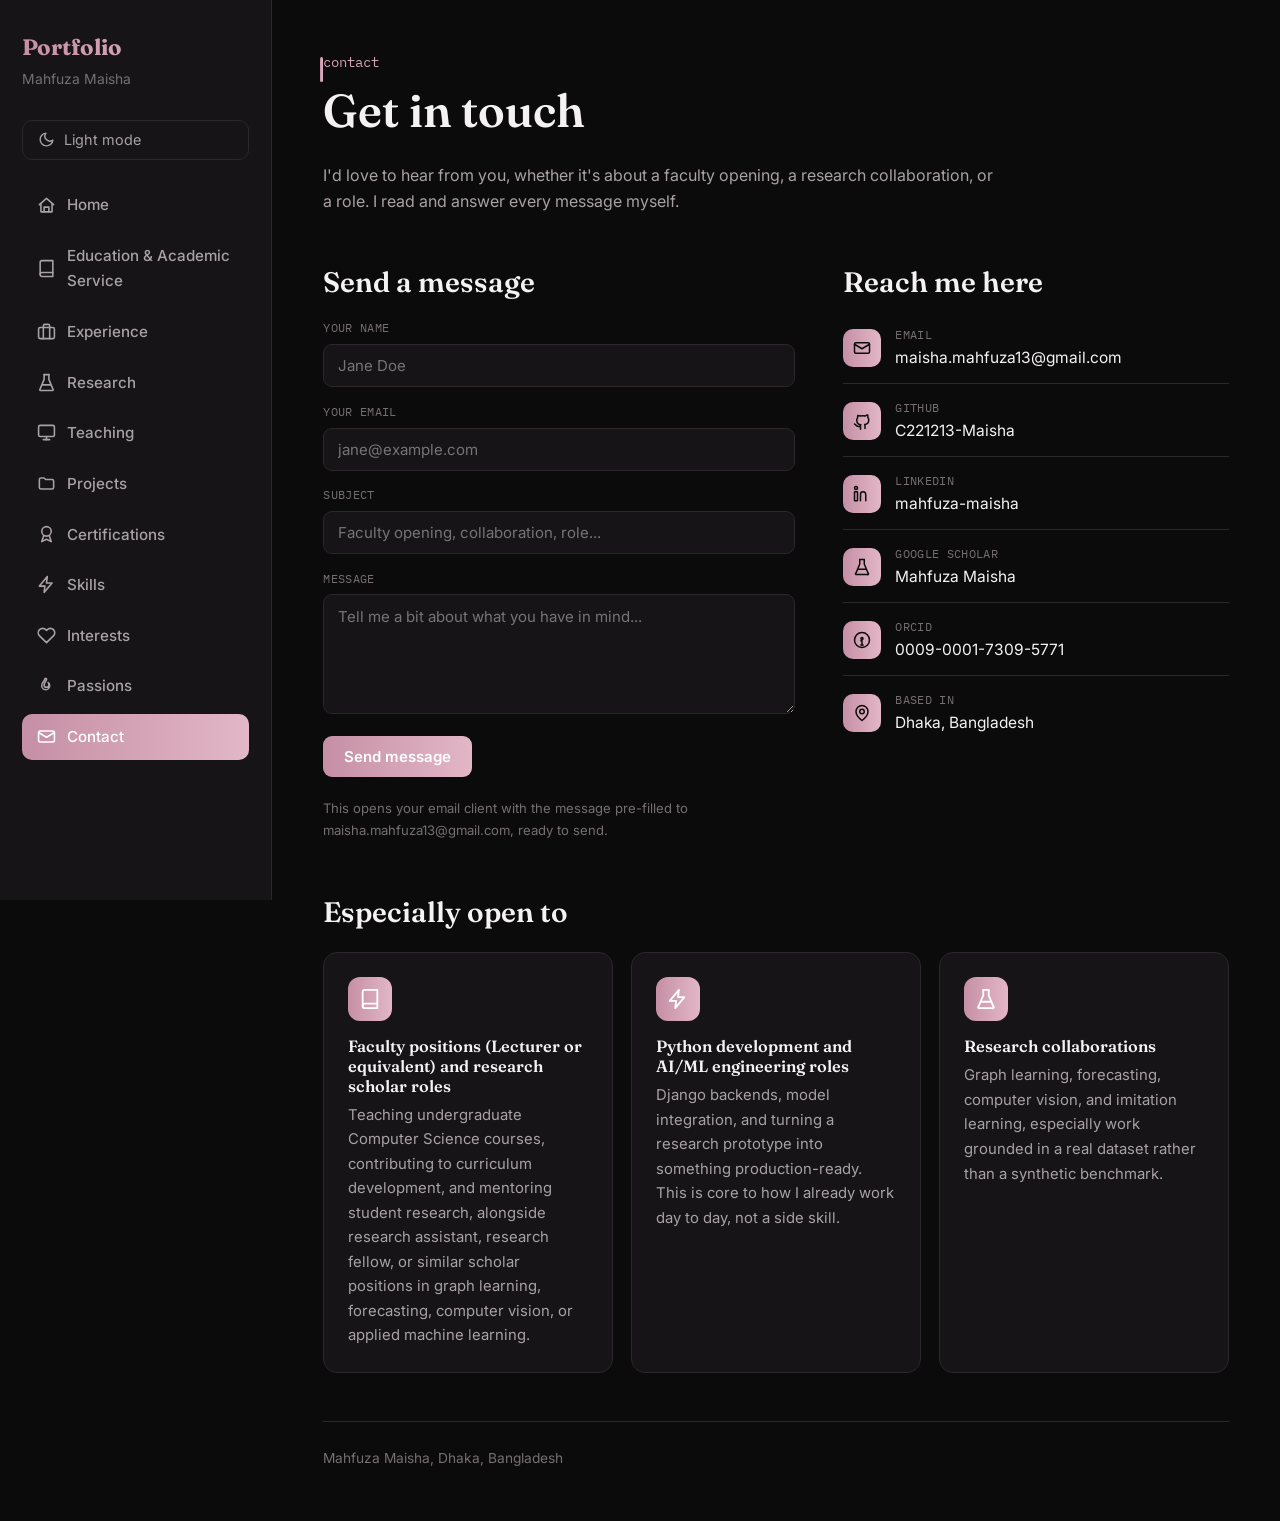
<file: contact.html>
<!doctype html>
<html lang="en">
<head>
<meta charset="utf-8">
<meta name="viewport" content="width=device-width, initial-scale=1">
<title>Contact | Mahfuza Maisha</title>
<meta name="description" content="Get in touch with Mahfuza Maisha.">
<link rel="preconnect" href="https://fonts.googleapis.com">
<link rel="preconnect" href="https://fonts.gstatic.com" crossorigin>
<link href="https://fonts.googleapis.com/css2?family=Fraunces:wght@500;600;700&family=Inter:wght@400;500;600;700&family=IBM+Plex+Mono:wght@400;500&display=swap" rel="stylesheet">
<link rel="stylesheet" href="style.css">
</head>
<body>
<div class="app">
  <aside class="sidebar">
    <div class="brand gradient-text">Portfolio</div>
    <div class="brand-sub">Mahfuza Maisha</div>
    <ul class="nav-list">
          <li><a href="index.html"><svg viewBox="0 0 24 24" fill="none" stroke="currentColor" stroke-width="2" stroke-linecap="round" stroke-linejoin="round" ><path d="M3 11l9-8 9 8"/><path d="M5 10v10h14V10"/><path d="M9 20v-6h6v6"/></svg><span>Home</span></a></li>
          <li><a href="education.html"><svg viewBox="0 0 24 24" fill="none" stroke="currentColor" stroke-width="2" stroke-linecap="round" stroke-linejoin="round" ><path d="M4 19.5A2.5 2.5 0 0 1 6.5 17H20"/><path d="M6.5 2H20v20H6.5A2.5 2.5 0 0 1 4 19.5v-15A2.5 2.5 0 0 1 6.5 2z"/></svg><span>Education &amp; Academic Service</span></a></li>
          <li><a href="experience.html"><svg viewBox="0 0 24 24" fill="none" stroke="currentColor" stroke-width="2" stroke-linecap="round" stroke-linejoin="round" ><rect x="2" y="7" width="20" height="14" rx="2"/><path d="M16 21V5a2 2 0 0 0-2-2h-4a2 2 0 0 0-2 2v16"/></svg><span>Experience</span></a></li>
          <li><a href="research.html"><svg viewBox="0 0 24 24" fill="none" stroke="currentColor" stroke-width="2" stroke-linecap="round" stroke-linejoin="round" ><path d="M9 2v6L4 20a1 1 0 0 0 1 2h14a1 1 0 0 0 1-2L15 8V2"/><path d="M9 2h6"/><path d="M7 15h10"/></svg><span>Research</span></a></li>
          <li><a href="teaching.html"><svg viewBox="0 0 24 24" fill="none" stroke="currentColor" stroke-width="2" stroke-linecap="round" stroke-linejoin="round" ><rect x="2" y="3" width="20" height="14" rx="2"/><path d="M8 21h8"/><path d="M12 17v4"/></svg><span>Teaching</span></a></li>
          <li><a href="projects.html"><svg viewBox="0 0 24 24" fill="none" stroke="currentColor" stroke-width="2" stroke-linecap="round" stroke-linejoin="round" ><path d="M3 7a2 2 0 0 1 2-2h4l2 2h8a2 2 0 0 1 2 2v8a2 2 0 0 1-2 2H5a2 2 0 0 1-2-2V7z"/></svg><span>Projects</span></a></li>
          <li><a href="certifications.html"><svg viewBox="0 0 24 24" fill="none" stroke="currentColor" stroke-width="2" stroke-linecap="round" stroke-linejoin="round" ><circle cx="12" cy="8" r="6"/><path d="M8.5 13.5 6 21l6-3 6 3-2.5-7.5"/></svg><span>Certifications</span></a></li>
          <li><a href="skills.html"><svg viewBox="0 0 24 24" fill="none" stroke="currentColor" stroke-width="2" stroke-linecap="round" stroke-linejoin="round" ><path d="M13 2 3 14h7l-1 8 10-12h-7l1-8z"/></svg><span>Skills</span></a></li>
          <li><a href="interests.html"><svg viewBox="0 0 24 24" fill="none" stroke="currentColor" stroke-width="2" stroke-linecap="round" stroke-linejoin="round" ><path d="M20.8 4.6a5.5 5.5 0 0 0-7.8 0L12 5.6l-1-1a5.5 5.5 0 1 0-7.8 7.8l1 1L12 21l7.8-7.6 1-1a5.5 5.5 0 0 0 0-7.8z"/></svg><span>Interests</span></a></li>
          <li><a href="passions.html"><svg viewBox="0 0 24 24" fill="none" stroke="currentColor" stroke-width="2" stroke-linecap="round" stroke-linejoin="round" ><path d="M12 2c1 3-3 4-3 8a3 3 0 0 0 6 0c0-2-1-3-1-3s2 1 2 4a5 5 0 0 1-10 0c0-5 4-6 4-9z"/></svg><span>Passions</span></a></li>
          <li><a href="contact.html" class="current"><svg viewBox="0 0 24 24" fill="none" stroke="currentColor" stroke-width="2" stroke-linecap="round" stroke-linejoin="round" ><rect x="2" y="5" width="20" height="14" rx="2"/><path d="M2 7l10 6 10-6"/></svg><span>Contact</span></a></li>
    </ul>
    <button class="mode-toggle" type="button">
      <svg viewBox="0 0 24 24" fill="none" stroke="currentColor" stroke-width="2" stroke-linecap="round" stroke-linejoin="round" ><path d="M21 12.8A9 9 0 1 1 11.2 3 7 7 0 0 0 21 12.8z"/></svg>
      <span class="mode-label">Light mode</span>
    </button>
  </aside>
  <main class="main">
    <button class="sidebar-toggle" type="button"><svg viewBox="0 0 24 24" fill="none" stroke="currentColor" stroke-width="2" stroke-linecap="round" stroke-linejoin="round" ><path d="M3 6h18M3 12h18M3 18h18"/></svg> Menu</button>
    <div class="main-inner">

      <div class="page-intro">
        <p class="eyebrow">contact</p>
        <h1>Get in touch</h1>
        <p>I'd love to hear from you, whether it's about a faculty opening, a research collaboration, or a role. I read and answer every message myself.</p>
      </div>

      <div class="correspondence">
        <div>
          <h2>Send a message</h2>
          <form class="msg-form" id="contact-form">
            <div>
              <label for="cf-name">Your name</label>
              <input id="cf-name" name="name" type="text" placeholder="Jane Doe" required>
            </div>
            <div>
              <label for="cf-email">Your email</label>
              <input id="cf-email" name="email" type="email" placeholder="jane@example.com" required>
            </div>
            <div>
              <label for="cf-subject">Subject</label>
              <input id="cf-subject" name="subject" type="text" placeholder="Faculty opening, collaboration, role...">
            </div>
            <div>
              <label for="cf-message">Message</label>
              <textarea id="cf-message" name="message" placeholder="Tell me a bit about what you have in mind..." required></textarea>
            </div>
            <button class="btn primary" type="submit">Send message</button>
            <p class="form-note">This opens your email client with the message pre-filled to maisha.mahfuza13@gmail.com, ready to send.</p>
          </form>
        </div>
        <div>
          <h2>Reach me here</h2>
          <ul class="contact-icon-list">
            <li>
              <span class="ci-icon"><svg viewBox="0 0 24 24" fill="none" stroke="currentColor" stroke-width="2" stroke-linecap="round" stroke-linejoin="round"><rect x="2" y="5" width="20" height="14" rx="2"/><path d="M2 7l10 6 10-6"/></svg></span>
              <span><span class="ci-label">Email</span><span class="ci-value"><a href="mailto:maisha.mahfuza13@gmail.com">maisha.mahfuza13@gmail.com</a></span></span>
            </li>
            <li>
              <span class="ci-icon"><svg viewBox="0 0 24 24" fill="none" stroke="currentColor" stroke-width="2" stroke-linecap="round" stroke-linejoin="round"><path d="M9 19c-5 1.5-5-2.5-7-3m14 6v-3.5c0-1 .1-1.4-.5-2 2.8-.3 5.5-1.4 5.5-6a4.6 4.6 0 0 0-1.3-3.2 4.2 4.2 0 0 0-.1-3.2s-1.1-.3-3.5 1.3a12.3 12.3 0 0 0-6.2 0C7.5 4.3 6.4 4.6 6.4 4.6a4.2 4.2 0 0 0-.1 3.2A4.6 4.6 0 0 0 5 11c0 4.6 2.7 5.7 5.5 6-.6.6-.6 1.2-.5 2V23"/></svg></span>
              <span><span class="ci-label">GitHub</span><span class="ci-value"><a href="https://github.com/C221213-Maisha">C221213-Maisha</a></span></span>
            </li>
            <li>
              <span class="ci-icon"><svg viewBox="0 0 24 24" fill="none" stroke="currentColor" stroke-width="2" stroke-linecap="round" stroke-linejoin="round"><rect x="2" y="9" width="4" height="12" rx="0.5"/><circle cx="4" cy="4" r="2"/><path d="M10 21v-8m0 0v-.5A3.5 3.5 0 0 1 13.5 9c2 0 3.5 1.2 3.5 4v8"/></svg></span>
              <span><span class="ci-label">LinkedIn</span><span class="ci-value"><a href="https://linkedin.com/in/mahfuza-maisha">mahfuza-maisha</a></span></span>
            </li>
            <li>
              <span class="ci-icon"><svg viewBox="0 0 24 24" fill="none" stroke="currentColor" stroke-width="2" stroke-linecap="round" stroke-linejoin="round"><path d="M9 2v6L4 20a1 1 0 0 0 1 2h14a1 1 0 0 0 1-2L15 8V2"/><path d="M9 2h6"/><path d="M7 15h10"/></svg></span>
              <span><span class="ci-label">Google Scholar</span><span class="ci-value"><a href="https://scholar.google.com/citations?user=zTnZHBQAAAAJ&hl=en">Mahfuza Maisha</a></span></span>
            </li>
            <li>
              <span class="ci-icon"><svg viewBox="0 0 24 24" fill="none" stroke="currentColor" stroke-width="2" stroke-linecap="round" stroke-linejoin="round"><circle cx="12" cy="12" r="10"/><circle cx="12" cy="10" r="1.4"/><path d="M10.5 13h1.5v5.5"/><path d="M10.5 18.5h3"/></svg></span>
              <span><span class="ci-label">ORCID</span><span class="ci-value"><a href="https://orcid.org/0009-0001-7309-5771">0009-0001-7309-5771</a></span></span>
            </li>
            <li>
              <span class="ci-icon"><svg viewBox="0 0 24 24" fill="none" stroke="currentColor" stroke-width="2" stroke-linecap="round" stroke-linejoin="round"><path d="M20 10c0 6-8 12-8 12s-8-6-8-12a8 8 0 0 1 16 0z"/><circle cx="12" cy="10" r="3"/></svg></span>
              <span><span class="ci-label">Based in</span><span class="ci-value">Dhaka, Bangladesh</span></span>
            </li>
          </ul>
        </div>
      </div>

      <h2 style="margin-top:2.5rem;">Especially open to</h2>
      <div class="card-grid openings-grid">
        <div class="card">
          <div class="icon-tile"><svg viewBox="0 0 24 24" fill="none" stroke="currentColor" stroke-width="2" stroke-linecap="round" stroke-linejoin="round"><path d="M4 19.5A2.5 2.5 0 0 1 6.5 17H20"/><path d="M6.5 2H20v20H6.5A2.5 2.5 0 0 1 4 19.5v-15A2.5 2.5 0 0 1 6.5 2z"/></svg></div>
          <h3>Faculty positions (Lecturer or equivalent) and research scholar roles</h3>
          <p>Teaching undergraduate Computer Science courses, contributing to curriculum development, and mentoring student research, alongside research assistant, research fellow, or similar scholar positions in graph learning, forecasting, computer vision, or applied machine learning.</p>
        </div>
        <div class="card">
          <div class="icon-tile"><svg viewBox="0 0 24 24" fill="none" stroke="currentColor" stroke-width="2" stroke-linecap="round" stroke-linejoin="round"><path d="M13 2 3 14h7l-1 8 10-12h-7l1-8z"/></svg></div>
          <h3>Python development and AI/ML engineering roles</h3>
          <p>Django backends, model integration, and turning a research prototype into something production-ready. This is core to how I already work day to day, not a side skill.</p>
        </div>
        <div class="card">
          <div class="icon-tile"><svg viewBox="0 0 24 24" fill="none" stroke="currentColor" stroke-width="2" stroke-linecap="round" stroke-linejoin="round"><path d="M9 2v6L4 20a1 1 0 0 0 1 2h14a1 1 0 0 0 1-2L15 8V2"/><path d="M9 2h6"/><path d="M7 15h10"/></svg></div>
          <h3>Research collaborations</h3>
          <p>Graph learning, forecasting, computer vision, and imitation learning, especially work grounded in a real dataset rather than a synthetic benchmark.</p>
        </div>
      </div>

      <footer class="site-footer">Mahfuza Maisha, Dhaka, Bangladesh</footer>

    </div>
  </main>
</div>
<script src="script.js"></script>
</body>
</html>
</file>
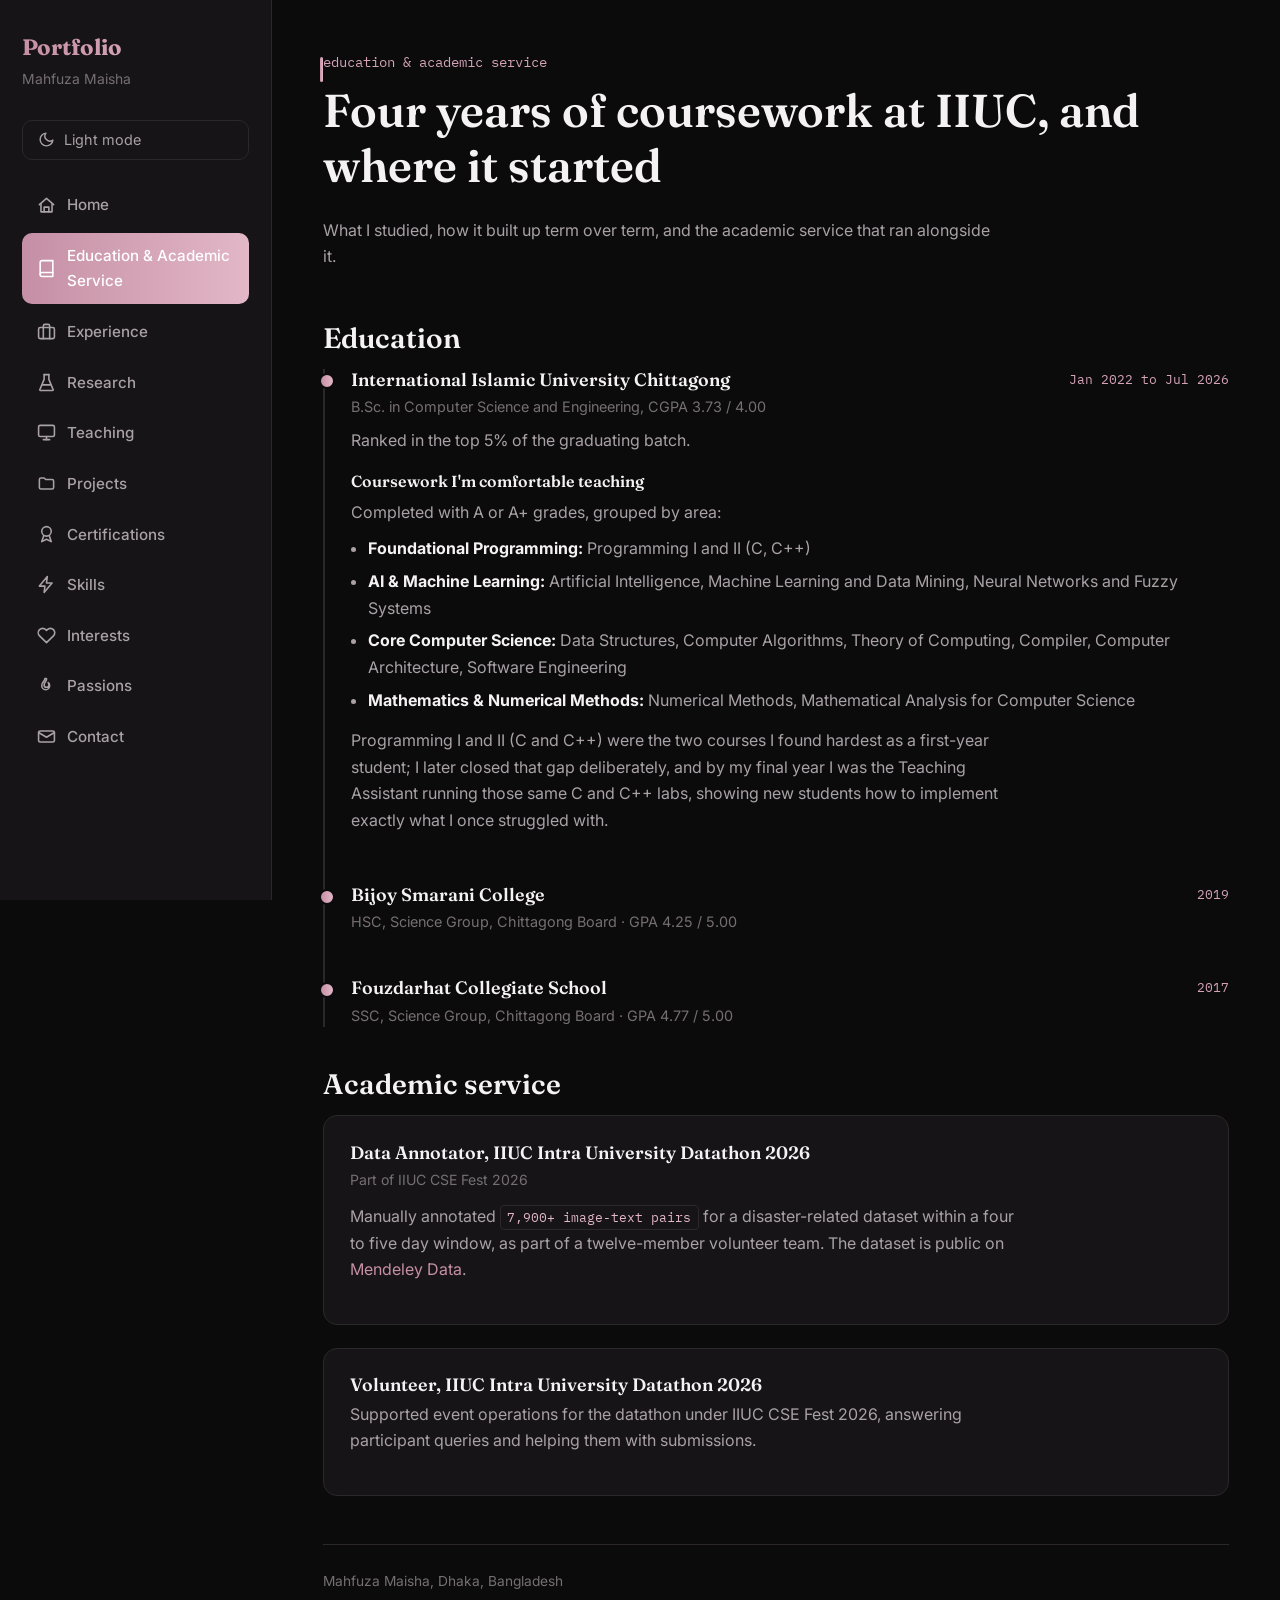
<file: education.html>
<!doctype html>
<html lang="en">
<head>
<meta charset="utf-8">
<meta name="viewport" content="width=device-width, initial-scale=1">
<title>Education &amp; Academic Service | Mahfuza Maisha</title>
<meta name="description" content="Education and academic service of Mahfuza Maisha.">
<link rel="preconnect" href="https://fonts.googleapis.com">
<link rel="preconnect" href="https://fonts.gstatic.com" crossorigin>
<link href="https://fonts.googleapis.com/css2?family=Fraunces:wght@500;600;700&family=Inter:wght@400;500;600;700&family=IBM+Plex+Mono:wght@400;500&display=swap" rel="stylesheet">
<link rel="stylesheet" href="style.css">
</head>
<body>
<div class="app">
  <aside class="sidebar">
    <div class="brand gradient-text">Portfolio</div>
    <div class="brand-sub">Mahfuza Maisha</div>
    <ul class="nav-list">
          <li><a href="index.html"><svg viewBox="0 0 24 24" fill="none" stroke="currentColor" stroke-width="2" stroke-linecap="round" stroke-linejoin="round" ><path d="M3 11l9-8 9 8"/><path d="M5 10v10h14V10"/><path d="M9 20v-6h6v6"/></svg><span>Home</span></a></li>
          <li><a href="education.html" class="current"><svg viewBox="0 0 24 24" fill="none" stroke="currentColor" stroke-width="2" stroke-linecap="round" stroke-linejoin="round" ><path d="M4 19.5A2.5 2.5 0 0 1 6.5 17H20"/><path d="M6.5 2H20v20H6.5A2.5 2.5 0 0 1 4 19.5v-15A2.5 2.5 0 0 1 6.5 2z"/></svg><span>Education &amp; Academic Service</span></a></li>
          <li><a href="experience.html"><svg viewBox="0 0 24 24" fill="none" stroke="currentColor" stroke-width="2" stroke-linecap="round" stroke-linejoin="round" ><rect x="2" y="7" width="20" height="14" rx="2"/><path d="M16 21V5a2 2 0 0 0-2-2h-4a2 2 0 0 0-2 2v16"/></svg><span>Experience</span></a></li>
          <li><a href="research.html"><svg viewBox="0 0 24 24" fill="none" stroke="currentColor" stroke-width="2" stroke-linecap="round" stroke-linejoin="round" ><path d="M9 2v6L4 20a1 1 0 0 0 1 2h14a1 1 0 0 0 1-2L15 8V2"/><path d="M9 2h6"/><path d="M7 15h10"/></svg><span>Research</span></a></li>
          <li><a href="teaching.html"><svg viewBox="0 0 24 24" fill="none" stroke="currentColor" stroke-width="2" stroke-linecap="round" stroke-linejoin="round" ><rect x="2" y="3" width="20" height="14" rx="2"/><path d="M8 21h8"/><path d="M12 17v4"/></svg><span>Teaching</span></a></li>
          <li><a href="projects.html"><svg viewBox="0 0 24 24" fill="none" stroke="currentColor" stroke-width="2" stroke-linecap="round" stroke-linejoin="round" ><path d="M3 7a2 2 0 0 1 2-2h4l2 2h8a2 2 0 0 1 2 2v8a2 2 0 0 1-2 2H5a2 2 0 0 1-2-2V7z"/></svg><span>Projects</span></a></li>
          <li><a href="certifications.html"><svg viewBox="0 0 24 24" fill="none" stroke="currentColor" stroke-width="2" stroke-linecap="round" stroke-linejoin="round" ><circle cx="12" cy="8" r="6"/><path d="M8.5 13.5 6 21l6-3 6 3-2.5-7.5"/></svg><span>Certifications</span></a></li>
          <li><a href="skills.html"><svg viewBox="0 0 24 24" fill="none" stroke="currentColor" stroke-width="2" stroke-linecap="round" stroke-linejoin="round" ><path d="M13 2 3 14h7l-1 8 10-12h-7l1-8z"/></svg><span>Skills</span></a></li>
          <li><a href="interests.html"><svg viewBox="0 0 24 24" fill="none" stroke="currentColor" stroke-width="2" stroke-linecap="round" stroke-linejoin="round" ><path d="M20.8 4.6a5.5 5.5 0 0 0-7.8 0L12 5.6l-1-1a5.5 5.5 0 1 0-7.8 7.8l1 1L12 21l7.8-7.6 1-1a5.5 5.5 0 0 0 0-7.8z"/></svg><span>Interests</span></a></li>
          <li><a href="passions.html"><svg viewBox="0 0 24 24" fill="none" stroke="currentColor" stroke-width="2" stroke-linecap="round" stroke-linejoin="round" ><path d="M12 2c1 3-3 4-3 8a3 3 0 0 0 6 0c0-2-1-3-1-3s2 1 2 4a5 5 0 0 1-10 0c0-5 4-6 4-9z"/></svg><span>Passions</span></a></li>
          <li><a href="contact.html"><svg viewBox="0 0 24 24" fill="none" stroke="currentColor" stroke-width="2" stroke-linecap="round" stroke-linejoin="round" ><rect x="2" y="5" width="20" height="14" rx="2"/><path d="M2 7l10 6 10-6"/></svg><span>Contact</span></a></li>
    </ul>
    <button class="mode-toggle" type="button">
      <svg viewBox="0 0 24 24" fill="none" stroke="currentColor" stroke-width="2" stroke-linecap="round" stroke-linejoin="round" ><path d="M21 12.8A9 9 0 1 1 11.2 3 7 7 0 0 0 21 12.8z"/></svg>
      <span class="mode-label">Light mode</span>
    </button>
  </aside>
  <main class="main">
    <button class="sidebar-toggle" type="button"><svg viewBox="0 0 24 24" fill="none" stroke="currentColor" stroke-width="2" stroke-linecap="round" stroke-linejoin="round" ><path d="M3 6h18M3 12h18M3 18h18"/></svg> Menu</button>
    <div class="main-inner">

      <div class="page-intro">
        <p class="eyebrow">education &amp; academic service</p>
        <h1>Four years of coursework at IIUC, and where it started</h1>
        <p>What I studied, how it built up term over term, and the academic service that ran alongside it.</p>
      </div>

      <h2>Education</h2>
      <div class="timeline">
        <div class="tl-entry">
          <div class="tl-head"><h3>International Islamic University Chittagong</h3><span class="tl-date">Jan 2022 to Jul 2026</span></div>
          <div class="tl-meta">B.Sc. in Computer Science and Engineering, CGPA 3.73 / 4.00</div>
          <p>Ranked in the top 5% of the graduating batch.</p>
          <h3 style="margin-top:1.2rem; font-size:1rem;">Coursework I'm comfortable teaching</h3>
          <p style="margin-bottom:0.6rem;">Completed with A or A+ grades, grouped by area:</p>
          <ul style="margin:0 0 0.9rem; padding-left:1.1rem; color:var(--text-soft);">
            <li style="margin-bottom:0.4rem;"><strong style="color:var(--text);">Foundational Programming:</strong> Programming I and II (C, C++)</li>
            <li style="margin-bottom:0.4rem;"><strong style="color:var(--text);">AI &amp; Machine Learning:</strong> Artificial Intelligence, Machine Learning and Data Mining, Neural Networks and Fuzzy Systems</li>
            <li style="margin-bottom:0.4rem;"><strong style="color:var(--text);">Core Computer Science:</strong> Data Structures, Computer Algorithms, Theory of Computing, Compiler, Computer Architecture, Software Engineering</li>
            <li><strong style="color:var(--text);">Mathematics &amp; Numerical Methods:</strong> Numerical Methods, Mathematical Analysis for Computer Science</li>
          </ul>
          <p>Programming I and II (C and C++) were the two courses I found hardest as a first-year student; I later closed that gap deliberately, and by my final year I was the Teaching Assistant running those same C and C++ labs, showing new students how to implement exactly what I once struggled with.</p>
        </div>
        <div class="tl-entry">
          <div class="tl-head"><h3>Bijoy Smarani College</h3><span class="tl-date">2019</span></div>
          <div class="tl-meta">HSC, Science Group, Chittagong Board · GPA 4.25 / 5.00</div>
        </div>
        <div class="tl-entry">
          <div class="tl-head"><h3>Fouzdarhat Collegiate School</h3><span class="tl-date">2017</span></div>
          <div class="tl-meta">SSC, Science Group, Chittagong Board · GPA 4.77 / 5.00</div>
        </div>
      </div>

      <h2 style="margin-top:2.5rem;">Academic service</h2>
      <div class="entry">
        <div class="entry-head"><h3>Data Annotator, IIUC Intra University Datathon 2026</h3></div>
        <p class="entry-meta">Part of IIUC CSE Fest 2026</p>
        <p>Manually annotated <span class="note">7,900+ image-text pairs</span> for a disaster-related dataset within a four to five day window, as part of a twelve-member volunteer team. The dataset is public on <a href="https://data.mendeley.com/datasets/yzjz55sy97/1">Mendeley Data</a>.</p>
      </div>
      <div class="entry">
        <div class="entry-head"><h3>Volunteer, IIUC Intra University Datathon 2026</h3></div>
        <p>Supported event operations for the datathon under IIUC CSE Fest 2026, answering participant queries and helping them with submissions.</p>
      </div>

      <footer class="site-footer">Mahfuza Maisha, Dhaka, Bangladesh</footer>

    </div>
  </main>
</div>
<script src="script.js"></script>
</body>
</html>
</file>
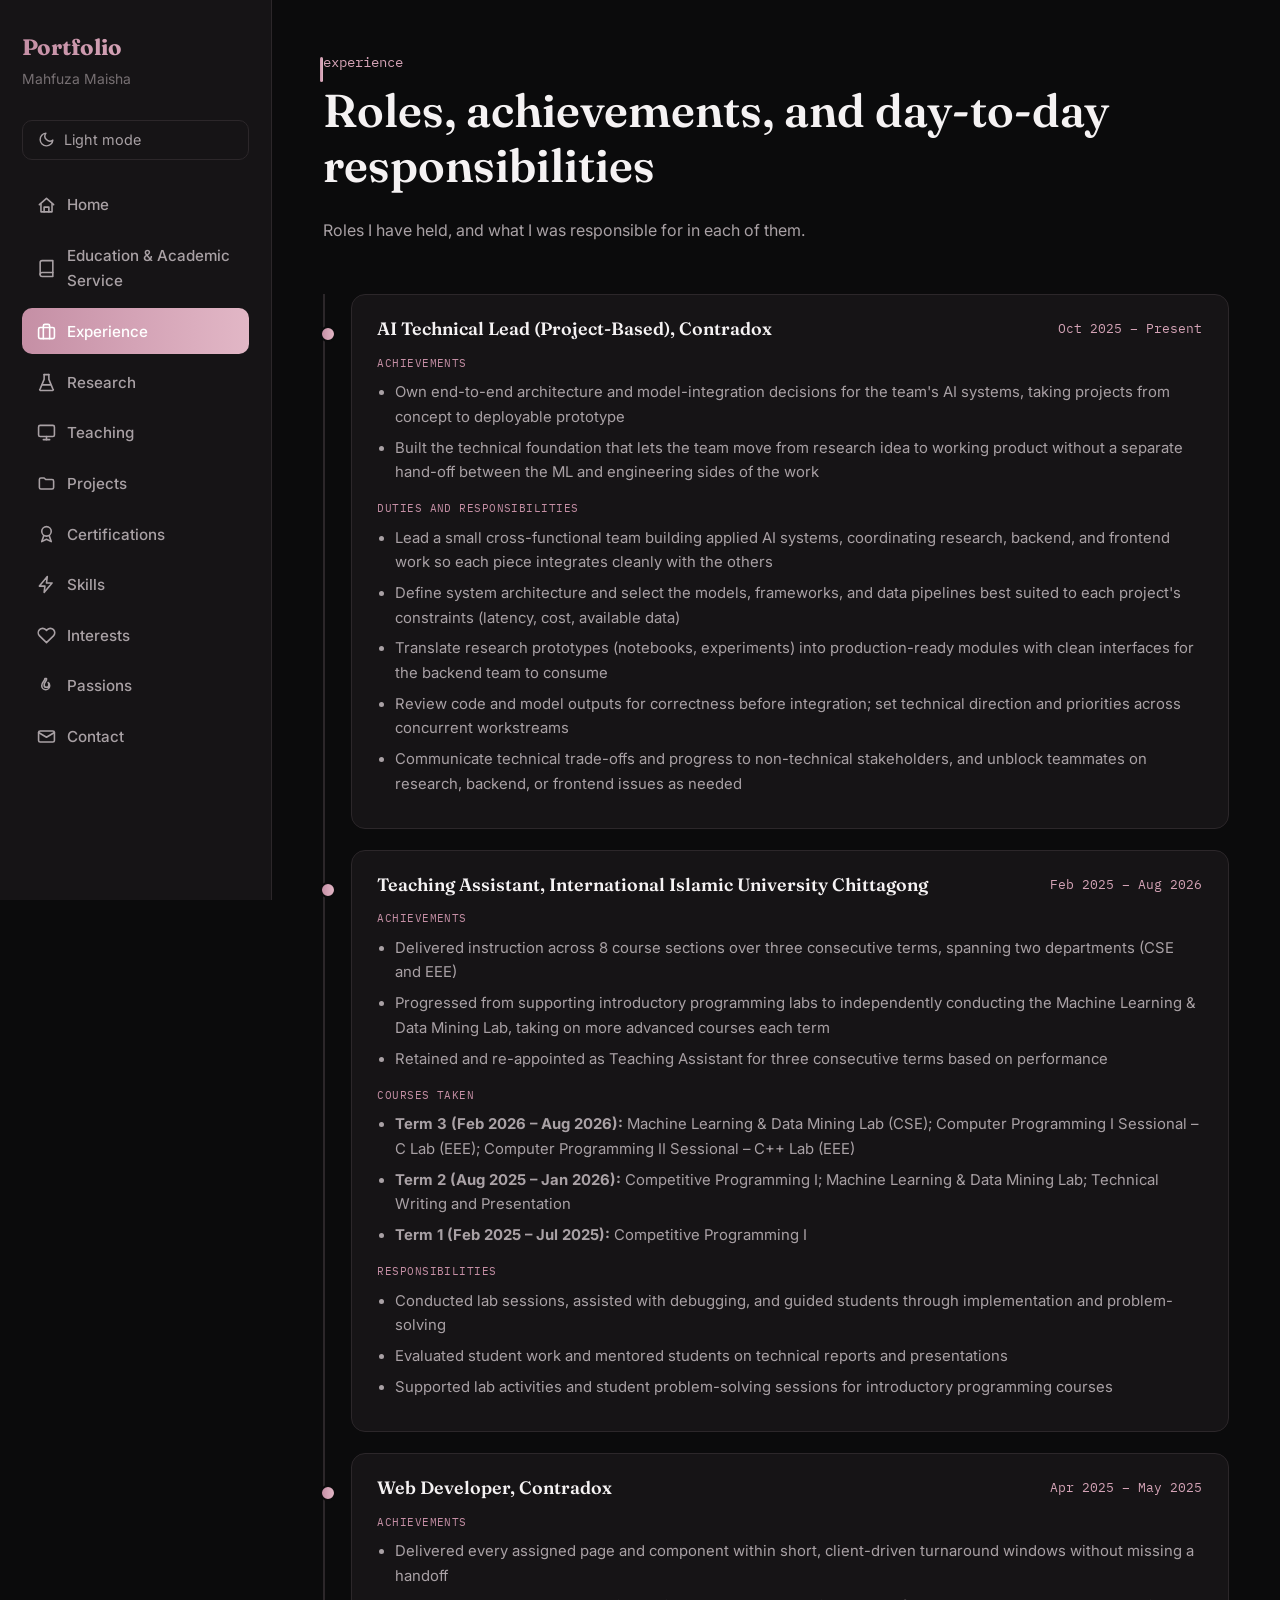
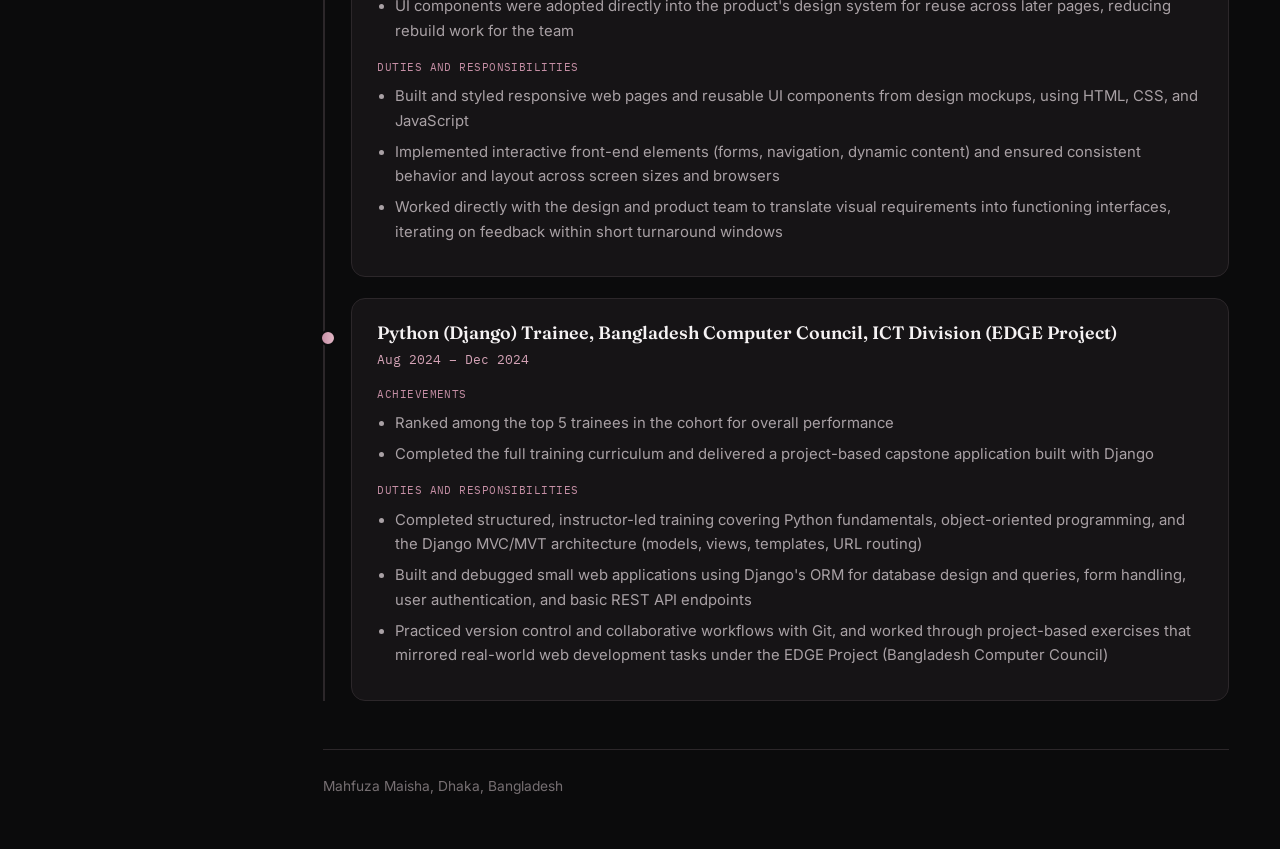
<file: experience.html>
<!doctype html>
<html lang="en">
<head>
<meta charset="utf-8">
<meta name="viewport" content="width=device-width, initial-scale=1">
<title>Experience | Mahfuza Maisha</title>
<meta name="description" content="Professional experience of Mahfuza Maisha.">
<link rel="preconnect" href="https://fonts.googleapis.com">
<link rel="preconnect" href="https://fonts.gstatic.com" crossorigin>
<link href="https://fonts.googleapis.com/css2?family=Fraunces:wght@500;600;700&family=Inter:wght@400;500;600;700&family=IBM+Plex+Mono:wght@400;500&display=swap" rel="stylesheet">
<link rel="stylesheet" href="style.css">
</head>
<body>
<div class="app">
  <aside class="sidebar">
    <div class="brand gradient-text">Portfolio</div>
    <div class="brand-sub">Mahfuza Maisha</div>
    <ul class="nav-list">
          <li><a href="index.html"><svg viewBox="0 0 24 24" fill="none" stroke="currentColor" stroke-width="2" stroke-linecap="round" stroke-linejoin="round" ><path d="M3 11l9-8 9 8"/><path d="M5 10v10h14V10"/><path d="M9 20v-6h6v6"/></svg><span>Home</span></a></li>
          <li><a href="education.html"><svg viewBox="0 0 24 24" fill="none" stroke="currentColor" stroke-width="2" stroke-linecap="round" stroke-linejoin="round" ><path d="M4 19.5A2.5 2.5 0 0 1 6.5 17H20"/><path d="M6.5 2H20v20H6.5A2.5 2.5 0 0 1 4 19.5v-15A2.5 2.5 0 0 1 6.5 2z"/></svg><span>Education &amp; Academic Service</span></a></li>
          <li><a href="experience.html" class="current"><svg viewBox="0 0 24 24" fill="none" stroke="currentColor" stroke-width="2" stroke-linecap="round" stroke-linejoin="round" ><rect x="2" y="7" width="20" height="14" rx="2"/><path d="M16 21V5a2 2 0 0 0-2-2h-4a2 2 0 0 0-2 2v16"/></svg><span>Experience</span></a></li>
          <li><a href="research.html"><svg viewBox="0 0 24 24" fill="none" stroke="currentColor" stroke-width="2" stroke-linecap="round" stroke-linejoin="round" ><path d="M9 2v6L4 20a1 1 0 0 0 1 2h14a1 1 0 0 0 1-2L15 8V2"/><path d="M9 2h6"/><path d="M7 15h10"/></svg><span>Research</span></a></li>
          <li><a href="teaching.html"><svg viewBox="0 0 24 24" fill="none" stroke="currentColor" stroke-width="2" stroke-linecap="round" stroke-linejoin="round" ><rect x="2" y="3" width="20" height="14" rx="2"/><path d="M8 21h8"/><path d="M12 17v4"/></svg><span>Teaching</span></a></li>
          <li><a href="projects.html"><svg viewBox="0 0 24 24" fill="none" stroke="currentColor" stroke-width="2" stroke-linecap="round" stroke-linejoin="round" ><path d="M3 7a2 2 0 0 1 2-2h4l2 2h8a2 2 0 0 1 2 2v8a2 2 0 0 1-2 2H5a2 2 0 0 1-2-2V7z"/></svg><span>Projects</span></a></li>
          <li><a href="certifications.html"><svg viewBox="0 0 24 24" fill="none" stroke="currentColor" stroke-width="2" stroke-linecap="round" stroke-linejoin="round" ><circle cx="12" cy="8" r="6"/><path d="M8.5 13.5 6 21l6-3 6 3-2.5-7.5"/></svg><span>Certifications</span></a></li>
          <li><a href="skills.html"><svg viewBox="0 0 24 24" fill="none" stroke="currentColor" stroke-width="2" stroke-linecap="round" stroke-linejoin="round" ><path d="M13 2 3 14h7l-1 8 10-12h-7l1-8z"/></svg><span>Skills</span></a></li>
          <li><a href="interests.html"><svg viewBox="0 0 24 24" fill="none" stroke="currentColor" stroke-width="2" stroke-linecap="round" stroke-linejoin="round" ><path d="M20.8 4.6a5.5 5.5 0 0 0-7.8 0L12 5.6l-1-1a5.5 5.5 0 1 0-7.8 7.8l1 1L12 21l7.8-7.6 1-1a5.5 5.5 0 0 0 0-7.8z"/></svg><span>Interests</span></a></li>
          <li><a href="passions.html"><svg viewBox="0 0 24 24" fill="none" stroke="currentColor" stroke-width="2" stroke-linecap="round" stroke-linejoin="round" ><path d="M12 2c1 3-3 4-3 8a3 3 0 0 0 6 0c0-2-1-3-1-3s2 1 2 4a5 5 0 0 1-10 0c0-5 4-6 4-9z"/></svg><span>Passions</span></a></li>
          <li><a href="contact.html"><svg viewBox="0 0 24 24" fill="none" stroke="currentColor" stroke-width="2" stroke-linecap="round" stroke-linejoin="round" ><rect x="2" y="5" width="20" height="14" rx="2"/><path d="M2 7l10 6 10-6"/></svg><span>Contact</span></a></li>
    </ul>
    <button class="mode-toggle" type="button">
      <svg viewBox="0 0 24 24" fill="none" stroke="currentColor" stroke-width="2" stroke-linecap="round" stroke-linejoin="round" ><path d="M21 12.8A9 9 0 1 1 11.2 3 7 7 0 0 0 21 12.8z"/></svg>
      <span class="mode-label">Light mode</span>
    </button>
  </aside>
  <main class="main">
    <button class="sidebar-toggle" type="button"><svg viewBox="0 0 24 24" fill="none" stroke="currentColor" stroke-width="2" stroke-linecap="round" stroke-linejoin="round" ><path d="M3 6h18M3 12h18M3 18h18"/></svg> Menu</button>
    <div class="main-inner">

      <div class="page-intro">
        <p class="eyebrow">experience</p>
        <h1>Roles, achievements, and day-to-day responsibilities</h1>
        <p>Roles I have held, and what I was responsible for in each of them.</p>
      </div>

      <div class="timeline">
      <div class="role-block">
        <div class="role-head"><h3>AI Technical Lead (Project-Based), Contradox</h3><span class="role-date">Oct 2025 &ndash; Present</span></div>
        <span class="sub-tag">Achievements</span>
        <ul class="info-list">
          <li>Own end-to-end architecture and model-integration decisions for the team's AI systems, taking projects from concept to deployable prototype</li>
          <li>Built the technical foundation that lets the team move from research idea to working product without a separate hand-off between the ML and engineering sides of the work</li>
        </ul>
        <span class="sub-tag">Duties and responsibilities</span>
        <ul class="info-list">
          <li>Lead a small cross-functional team building applied AI systems, coordinating research, backend, and frontend work so each piece integrates cleanly with the others</li>
          <li>Define system architecture and select the models, frameworks, and data pipelines best suited to each project's constraints (latency, cost, available data)</li>
          <li>Translate research prototypes (notebooks, experiments) into production-ready modules with clean interfaces for the backend team to consume</li>
          <li>Review code and model outputs for correctness before integration; set technical direction and priorities across concurrent workstreams</li>
          <li>Communicate technical trade-offs and progress to non-technical stakeholders, and unblock teammates on research, backend, or frontend issues as needed</li>
        </ul>
      </div>

      <div class="role-block">
        <div class="role-head"><h3>Teaching Assistant, International Islamic University Chittagong</h3><span class="role-date">Feb 2025 &ndash; Aug 2026</span></div>
        <span class="sub-tag">Achievements</span>
        <ul class="info-list">
          <li>Delivered instruction across 8 course sections over three consecutive terms, spanning two departments (CSE and EEE)</li>
          <li>Progressed from supporting introductory programming labs to independently conducting the Machine Learning &amp; Data Mining Lab, taking on more advanced courses each term</li>
          <li>Retained and re-appointed as Teaching Assistant for three consecutive terms based on performance</li>
        </ul>
        <span class="sub-tag">Courses taken</span>
        <ul class="info-list">
          <li><strong>Term 3 (Feb 2026 &ndash; Aug 2026):</strong> Machine Learning &amp; Data Mining Lab (CSE); Computer Programming I Sessional &ndash; C Lab (EEE); Computer Programming II Sessional &ndash; C++ Lab (EEE)</li>
          <li><strong>Term 2 (Aug 2025 &ndash; Jan 2026):</strong> Competitive Programming I; Machine Learning &amp; Data Mining Lab; Technical Writing and Presentation</li>
          <li><strong>Term 1 (Feb 2025 &ndash; Jul 2025):</strong> Competitive Programming I</li>
        </ul>
        <span class="sub-tag">Responsibilities</span>
        <ul class="info-list">
          <li>Conducted lab sessions, assisted with debugging, and guided students through implementation and problem-solving</li>
          <li>Evaluated student work and mentored students on technical reports and presentations</li>
          <li>Supported lab activities and student problem-solving sessions for introductory programming courses</li>
        </ul>
      </div>

      <div class="role-block">
        <div class="role-head"><h3>Web Developer, Contradox</h3><span class="role-date">Apr 2025 &ndash; May 2025</span></div>
        <span class="sub-tag">Achievements</span>
        <ul class="info-list">
          <li>Delivered every assigned page and component within short, client-driven turnaround windows without missing a handoff</li>
          <li>UI components were adopted directly into the product's design system for reuse across later pages, reducing rebuild work for the team</li>
        </ul>
        <span class="sub-tag">Duties and responsibilities</span>
        <ul class="info-list">
          <li>Built and styled responsive web pages and reusable UI components from design mockups, using HTML, CSS, and JavaScript</li>
          <li>Implemented interactive front-end elements (forms, navigation, dynamic content) and ensured consistent behavior and layout across screen sizes and browsers</li>
          <li>Worked directly with the design and product team to translate visual requirements into functioning interfaces, iterating on feedback within short turnaround windows</li>
        </ul>
      </div>

      <div class="role-block">
        <div class="role-head"><h3>Python (Django) Trainee, Bangladesh Computer Council, ICT Division (EDGE Project)</h3><span class="role-date">Aug 2024 &ndash; Dec 2024</span></div>
        <span class="sub-tag">Achievements</span>
        <ul class="info-list">
          <li>Ranked among the top 5 trainees in the cohort for overall performance</li>
          <li>Completed the full training curriculum and delivered a project-based capstone application built with Django</li>
        </ul>
        <span class="sub-tag">Duties and responsibilities</span>
        <ul class="info-list">
          <li>Completed structured, instructor-led training covering Python fundamentals, object-oriented programming, and the Django MVC/MVT architecture (models, views, templates, URL routing)</li>
          <li>Built and debugged small web applications using Django's ORM for database design and queries, form handling, user authentication, and basic REST API endpoints</li>
          <li>Practiced version control and collaborative workflows with Git, and worked through project-based exercises that mirrored real-world web development tasks under the EDGE Project (Bangladesh Computer Council)</li>
        </ul>
      </div>
      </div>

      <footer class="site-footer">Mahfuza Maisha, Dhaka, Bangladesh</footer>

    </div>
  </main>
</div>
<script src="script.js"></script>
</body>
</html>
</file>
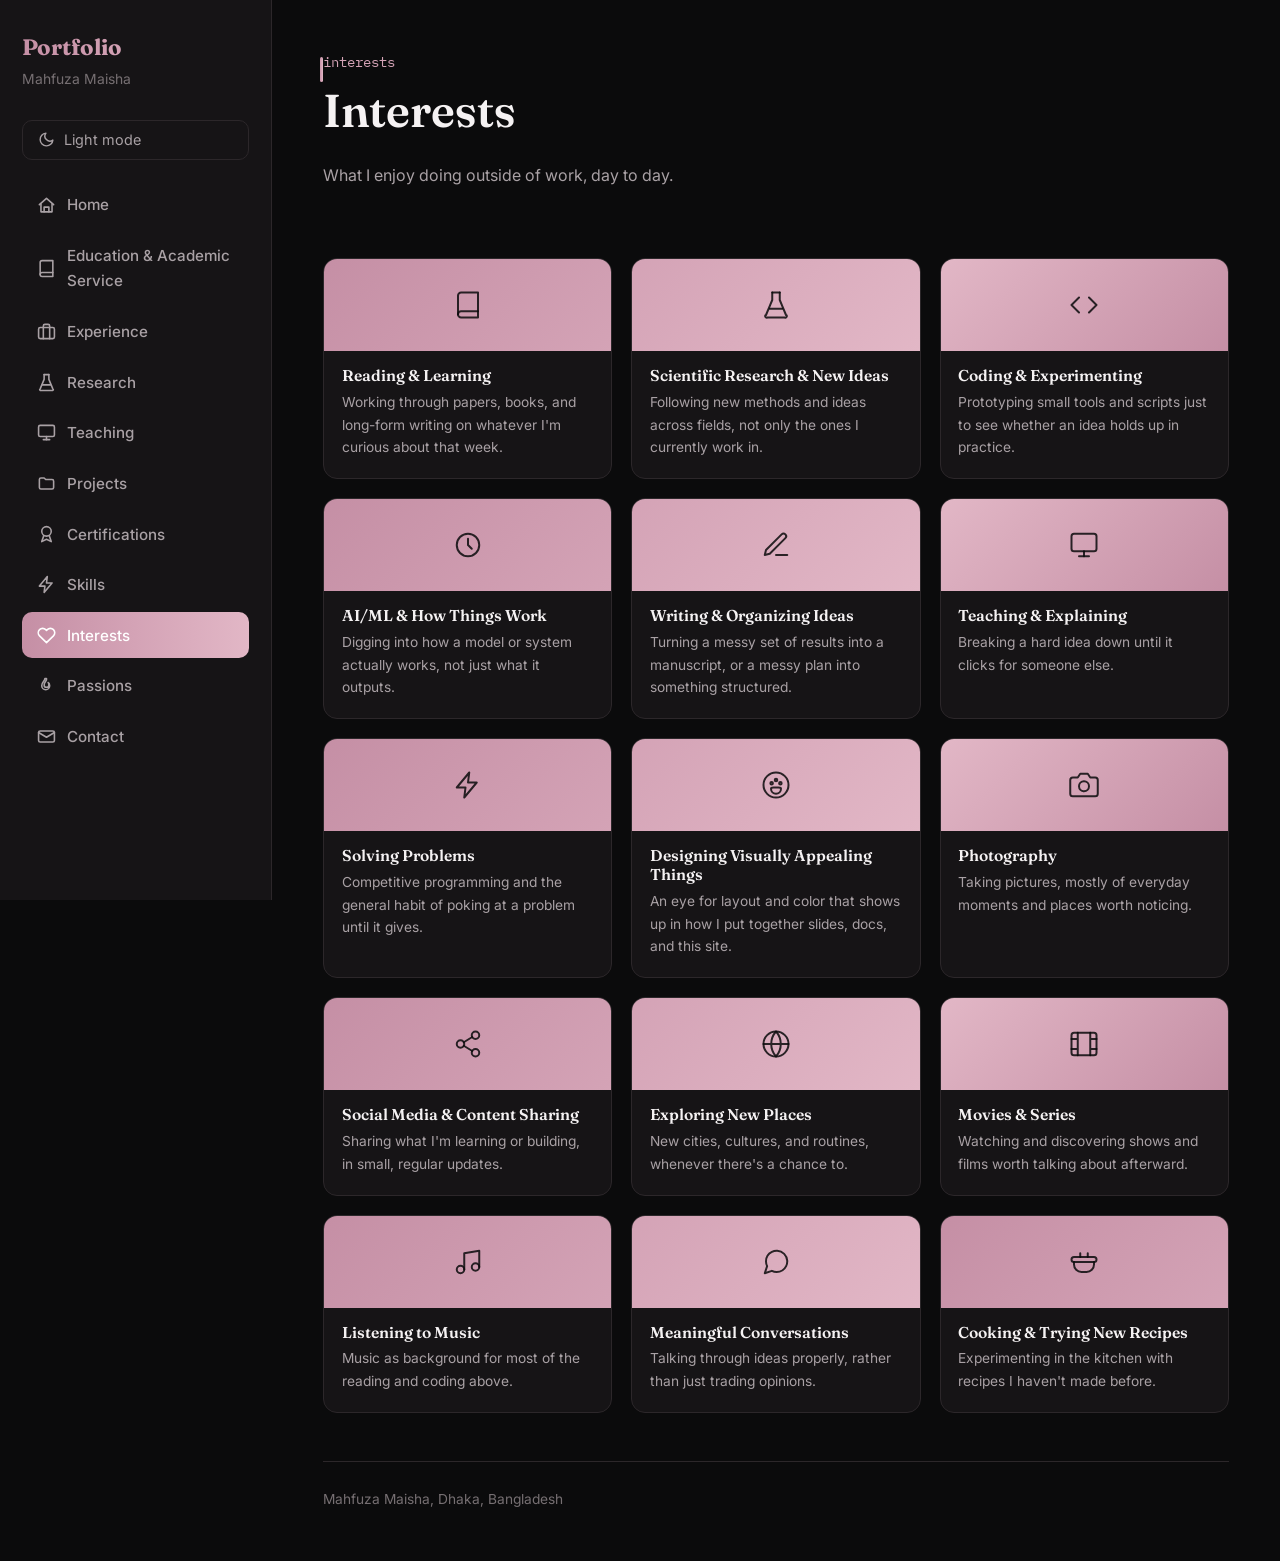
<file: interests.html>
<!doctype html>
<html lang="en">
<head>
<meta charset="utf-8">
<meta name="viewport" content="width=device-width, initial-scale=1">
<title>Interests | Mahfuza Maisha</title>
<meta name="description" content="Personal interests of Mahfuza Maisha outside of work.">
<link rel="preconnect" href="https://fonts.googleapis.com">
<link rel="preconnect" href="https://fonts.gstatic.com" crossorigin>
<link href="https://fonts.googleapis.com/css2?family=Fraunces:wght@500;600;700&family=Inter:wght@400;500;600;700&family=IBM+Plex+Mono:wght@400;500&display=swap" rel="stylesheet">
<link rel="stylesheet" href="style.css">
</head>
<body>
<div class="app">
  <aside class="sidebar">
    <div class="brand gradient-text">Portfolio</div>
    <div class="brand-sub">Mahfuza Maisha</div>
    <ul class="nav-list">
          <li><a href="index.html"><svg viewBox="0 0 24 24" fill="none" stroke="currentColor" stroke-width="2" stroke-linecap="round" stroke-linejoin="round" ><path d="M3 11l9-8 9 8"/><path d="M5 10v10h14V10"/><path d="M9 20v-6h6v6"/></svg><span>Home</span></a></li>
          <li><a href="education.html"><svg viewBox="0 0 24 24" fill="none" stroke="currentColor" stroke-width="2" stroke-linecap="round" stroke-linejoin="round" ><path d="M4 19.5A2.5 2.5 0 0 1 6.5 17H20"/><path d="M6.5 2H20v20H6.5A2.5 2.5 0 0 1 4 19.5v-15A2.5 2.5 0 0 1 6.5 2z"/></svg><span>Education &amp; Academic Service</span></a></li>
          <li><a href="experience.html"><svg viewBox="0 0 24 24" fill="none" stroke="currentColor" stroke-width="2" stroke-linecap="round" stroke-linejoin="round" ><rect x="2" y="7" width="20" height="14" rx="2"/><path d="M16 21V5a2 2 0 0 0-2-2h-4a2 2 0 0 0-2 2v16"/></svg><span>Experience</span></a></li>
          <li><a href="research.html"><svg viewBox="0 0 24 24" fill="none" stroke="currentColor" stroke-width="2" stroke-linecap="round" stroke-linejoin="round" ><path d="M9 2v6L4 20a1 1 0 0 0 1 2h14a1 1 0 0 0 1-2L15 8V2"/><path d="M9 2h6"/><path d="M7 15h10"/></svg><span>Research</span></a></li>
          <li><a href="teaching.html"><svg viewBox="0 0 24 24" fill="none" stroke="currentColor" stroke-width="2" stroke-linecap="round" stroke-linejoin="round" ><rect x="2" y="3" width="20" height="14" rx="2"/><path d="M8 21h8"/><path d="M12 17v4"/></svg><span>Teaching</span></a></li>
          <li><a href="projects.html"><svg viewBox="0 0 24 24" fill="none" stroke="currentColor" stroke-width="2" stroke-linecap="round" stroke-linejoin="round" ><path d="M3 7a2 2 0 0 1 2-2h4l2 2h8a2 2 0 0 1 2 2v8a2 2 0 0 1-2 2H5a2 2 0 0 1-2-2V7z"/></svg><span>Projects</span></a></li>
          <li><a href="certifications.html"><svg viewBox="0 0 24 24" fill="none" stroke="currentColor" stroke-width="2" stroke-linecap="round" stroke-linejoin="round" ><circle cx="12" cy="8" r="6"/><path d="M8.5 13.5 6 21l6-3 6 3-2.5-7.5"/></svg><span>Certifications</span></a></li>
          <li><a href="skills.html"><svg viewBox="0 0 24 24" fill="none" stroke="currentColor" stroke-width="2" stroke-linecap="round" stroke-linejoin="round" ><path d="M13 2 3 14h7l-1 8 10-12h-7l1-8z"/></svg><span>Skills</span></a></li>
          <li><a href="interests.html" class="current"><svg viewBox="0 0 24 24" fill="none" stroke="currentColor" stroke-width="2" stroke-linecap="round" stroke-linejoin="round" ><path d="M20.8 4.6a5.5 5.5 0 0 0-7.8 0L12 5.6l-1-1a5.5 5.5 0 1 0-7.8 7.8l1 1L12 21l7.8-7.6 1-1a5.5 5.5 0 0 0 0-7.8z"/></svg><span>Interests</span></a></li>
          <li><a href="passions.html"><svg viewBox="0 0 24 24" fill="none" stroke="currentColor" stroke-width="2" stroke-linecap="round" stroke-linejoin="round" ><path d="M12 2c1 3-3 4-3 8a3 3 0 0 0 6 0c0-2-1-3-1-3s2 1 2 4a5 5 0 0 1-10 0c0-5 4-6 4-9z"/></svg><span>Passions</span></a></li>
          <li><a href="contact.html"><svg viewBox="0 0 24 24" fill="none" stroke="currentColor" stroke-width="2" stroke-linecap="round" stroke-linejoin="round" ><rect x="2" y="5" width="20" height="14" rx="2"/><path d="M2 7l10 6 10-6"/></svg><span>Contact</span></a></li>
    </ul>
    <button class="mode-toggle" type="button">
      <svg viewBox="0 0 24 24" fill="none" stroke="currentColor" stroke-width="2" stroke-linecap="round" stroke-linejoin="round" ><path d="M21 12.8A9 9 0 1 1 11.2 3 7 7 0 0 0 21 12.8z"/></svg>
      <span class="mode-label">Light mode</span>
    </button>
  </aside>
  <main class="main">
    <button class="sidebar-toggle" type="button"><svg viewBox="0 0 24 24" fill="none" stroke="currentColor" stroke-width="2" stroke-linecap="round" stroke-linejoin="round" ><path d="M3 6h18M3 12h18M3 18h18"/></svg> Menu</button>
    <div class="main-inner">
      <div class="page-intro">
        <p class="eyebrow">interests</p>
        <h1>Interests</h1>
        <p>What I enjoy doing outside of work, day to day.</p>
      </div>

      <div class="tile-grid">
        <div class="tile-card2 hue-a"><div class="tile-visual"><svg viewBox="0 0 24 24" fill="none" stroke="currentColor" stroke-width="1.6" stroke-linecap="round" stroke-linejoin="round"><path d="M4 19.5A2.5 2.5 0 0 1 6.5 17H20"/><path d="M6.5 2H20v20H6.5A2.5 2.5 0 0 1 4 19.5v-15A2.5 2.5 0 0 1 6.5 2z"/></svg></div><div class="tile-body2"><h3>Reading &amp; Learning</h3><p>Working through papers, books, and long-form writing on whatever I'm curious about that week.</p></div></div>
        <div class="tile-card2 hue-b"><div class="tile-visual"><svg viewBox="0 0 24 24" fill="none" stroke="currentColor" stroke-width="1.6" stroke-linecap="round" stroke-linejoin="round"><path d="M9 2v6L4 20a1 1 0 0 0 1 2h14a1 1 0 0 0 1-2L15 8V2"/><path d="M9 2h6"/><path d="M7 15h10"/></svg></div><div class="tile-body2"><h3>Scientific Research &amp; New Ideas</h3><p>Following new methods and ideas across fields, not only the ones I currently work in.</p></div></div>
        <div class="tile-card2 hue-c"><div class="tile-visual"><svg viewBox="0 0 24 24" fill="none" stroke="currentColor" stroke-width="1.6" stroke-linecap="round" stroke-linejoin="round"><polyline points="16 18 22 12 16 6"/><polyline points="8 6 2 12 8 18"/></svg></div><div class="tile-body2"><h3>Coding &amp; Experimenting</h3><p>Prototyping small tools and scripts just to see whether an idea holds up in practice.</p></div></div>
        <div class="tile-card2 hue-a"><div class="tile-visual"><svg viewBox="0 0 24 24" fill="none" stroke="currentColor" stroke-width="1.6" stroke-linecap="round" stroke-linejoin="round"><circle cx="12" cy="12" r="9"/><path d="M12 7v5l3 3"/></svg></div><div class="tile-body2"><h3>AI/ML &amp; How Things Work</h3><p>Digging into how a model or system actually works, not just what it outputs.</p></div></div>
        <div class="tile-card2 hue-b"><div class="tile-visual"><svg viewBox="0 0 24 24" fill="none" stroke="currentColor" stroke-width="1.6" stroke-linecap="round" stroke-linejoin="round"><path d="M12 20h9"/><path d="M16.5 3.5a2.1 2.1 0 0 1 3 3L7 19l-4 1 1-4Z"/></svg></div><div class="tile-body2"><h3>Writing &amp; Organizing Ideas</h3><p>Turning a messy set of results into a manuscript, or a messy plan into something structured.</p></div></div>
        <div class="tile-card2 hue-c"><div class="tile-visual"><svg viewBox="0 0 24 24" fill="none" stroke="currentColor" stroke-width="1.6" stroke-linecap="round" stroke-linejoin="round"><rect x="2" y="3" width="20" height="14" rx="2"/><path d="M8 21h8"/><path d="M12 17v4"/></svg></div><div class="tile-body2"><h3>Teaching &amp; Explaining</h3><p>Breaking a hard idea down until it clicks for someone else.</p></div></div>
        <div class="tile-card2 hue-a"><div class="tile-visual"><svg viewBox="0 0 24 24" fill="none" stroke="currentColor" stroke-width="1.6" stroke-linecap="round" stroke-linejoin="round"><path d="M13 2 3 14h7l-1 8 10-12h-7l1-8z"/></svg></div><div class="tile-body2"><h3>Solving Problems</h3><p>Competitive programming and the general habit of poking at a problem until it gives.</p></div></div>
        <div class="tile-card2 hue-b"><div class="tile-visual"><svg viewBox="0 0 24 24" fill="none" stroke="currentColor" stroke-width="1.6" stroke-linecap="round" stroke-linejoin="round"><circle cx="12" cy="12" r="10"/><circle cx="8.5" cy="10.5" r="1"/><circle cx="12" cy="8" r="1"/><circle cx="15.5" cy="10.5" r="1"/><path d="M8 15a4 4 0 0 0 8 0c0-1-1-1-2-1h-4c-1 0-2 0-2 1"/></svg></div><div class="tile-body2"><h3>Designing Visually Appealing Things</h3><p>An eye for layout and color that shows up in how I put together slides, docs, and this site.</p></div></div>
        <div class="tile-card2 hue-c"><div class="tile-visual"><svg viewBox="0 0 24 24" fill="none" stroke="currentColor" stroke-width="1.6" stroke-linecap="round" stroke-linejoin="round"><path d="M23 19a2 2 0 0 1-2 2H3a2 2 0 0 1-2-2V8a2 2 0 0 1 2-2h4l2-3h6l2 3h4a2 2 0 0 1 2 2z"/><circle cx="12" cy="13" r="4"/></svg></div><div class="tile-body2"><h3>Photography</h3><p>Taking pictures, mostly of everyday moments and places worth noticing.</p></div></div>
        <div class="tile-card2 hue-a"><div class="tile-visual"><svg viewBox="0 0 24 24" fill="none" stroke="currentColor" stroke-width="1.6" stroke-linecap="round" stroke-linejoin="round"><circle cx="18" cy="5" r="3"/><circle cx="6" cy="12" r="3"/><circle cx="18" cy="19" r="3"/><path d="M8.6 10.6 15.4 6.4M8.6 13.4l6.8 4.2"/></svg></div><div class="tile-body2"><h3>Social Media &amp; Content Sharing</h3><p>Sharing what I'm learning or building, in small, regular updates.</p></div></div>
        <div class="tile-card2 hue-b"><div class="tile-visual"><svg viewBox="0 0 24 24" fill="none" stroke="currentColor" stroke-width="1.6" stroke-linecap="round" stroke-linejoin="round"><circle cx="12" cy="12" r="10"/><path d="M2 12h20M12 2a15 15 0 0 1 0 20 15 15 0 0 1 0-20z"/></svg></div><div class="tile-body2"><h3>Exploring New Places</h3><p>New cities, cultures, and routines, whenever there's a chance to.</p></div></div>
        <div class="tile-card2 hue-c"><div class="tile-visual"><svg viewBox="0 0 24 24" fill="none" stroke="currentColor" stroke-width="1.6" stroke-linecap="round" stroke-linejoin="round"><rect x="2" y="3" width="20" height="18" rx="2"/><path d="M7 3v18M17 3v18M2 8h5M2 16h5M17 8h5M17 16h5"/></svg></div><div class="tile-body2"><h3>Movies &amp; Series</h3><p>Watching and discovering shows and films worth talking about afterward.</p></div></div>
        <div class="tile-card2 hue-a"><div class="tile-visual"><svg viewBox="0 0 24 24" fill="none" stroke="currentColor" stroke-width="1.6" stroke-linecap="round" stroke-linejoin="round"><path d="M9 18V5l12-2v13"/><circle cx="6" cy="18" r="3"/><circle cx="18" cy="16" r="3"/></svg></div><div class="tile-body2"><h3>Listening to Music</h3><p>Music as background for most of the reading and coding above.</p></div></div>
        <div class="tile-card2 hue-b"><div class="tile-visual"><svg viewBox="0 0 24 24" fill="none" stroke="currentColor" stroke-width="1.6" stroke-linecap="round" stroke-linejoin="round"><path d="M21 11.5a8.4 8.4 0 0 1-.9 3.8 8.5 8.5 0 0 1-7.6 4.7 8.4 8.4 0 0 1-3.8-.9L3 21l1.9-5.7a8.4 8.4 0 0 1-.9-3.8 8.5 8.5 0 0 1 4.7-7.6 8.4 8.4 0 0 1 3.8-.9h.5a8.48 8.48 0 0 1 8 8v.5z"/></svg></div><div class="tile-body2"><h3>Meaningful Conversations</h3><p>Talking through ideas properly, rather than just trading opinions.</p></div></div>
      <div class="tile-card2 hue-a"><div class="tile-visual"><svg viewBox="0 0 24 24" fill="none" stroke="currentColor" stroke-width="1.6" stroke-linecap="round" stroke-linejoin="round"><path d="M4 12h16v2a6 6 0 0 1-6 6H10a6 6 0 0 1-6-6z"/><path d="M4 12a2 2 0 0 1 0-4h16a2 2 0 0 1 0 4"/><path d="M9 8V5M15 8V5"/></svg></div><div class="tile-body2"><h3>Cooking &amp; Trying New Recipes</h3><p>Experimenting in the kitchen with recipes I haven't made before.</p></div></div>
      </div>

      <footer class="site-footer">Mahfuza Maisha, Dhaka, Bangladesh</footer>

    </div>
  </main>
</div>
<script src="script.js"></script>
</body>
</html>
</file>
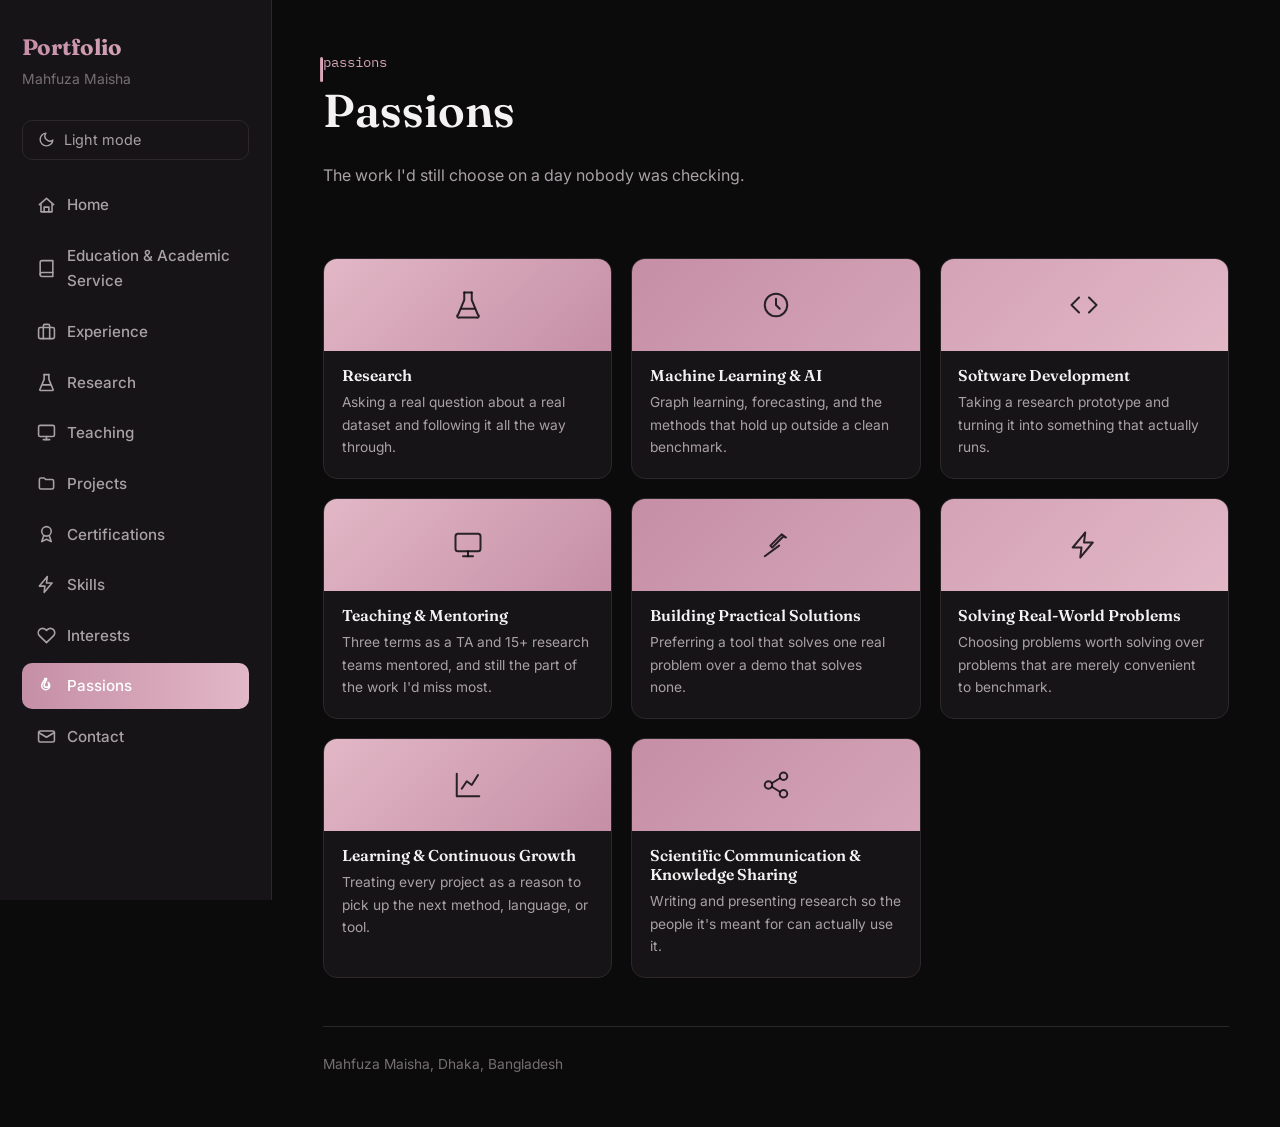
<file: passions.html>
<!doctype html>
<html lang="en">
<head>
<meta charset="utf-8">
<meta name="viewport" content="width=device-width, initial-scale=1">
<title>Passions | Mahfuza Maisha</title>
<meta name="description" content="What Mahfuza Maisha has built her career and daily work around.">
<link rel="preconnect" href="https://fonts.googleapis.com">
<link rel="preconnect" href="https://fonts.gstatic.com" crossorigin>
<link href="https://fonts.googleapis.com/css2?family=Fraunces:wght@500;600;700&family=Inter:wght@400;500;600;700&family=IBM+Plex+Mono:wght@400;500&display=swap" rel="stylesheet">
<link rel="stylesheet" href="style.css">
</head>
<body>
<div class="app">
  <aside class="sidebar">
    <div class="brand gradient-text">Portfolio</div>
    <div class="brand-sub">Mahfuza Maisha</div>
    <ul class="nav-list">
          <li><a href="index.html"><svg viewBox="0 0 24 24" fill="none" stroke="currentColor" stroke-width="2" stroke-linecap="round" stroke-linejoin="round" ><path d="M3 11l9-8 9 8"/><path d="M5 10v10h14V10"/><path d="M9 20v-6h6v6"/></svg><span>Home</span></a></li>
          <li><a href="education.html"><svg viewBox="0 0 24 24" fill="none" stroke="currentColor" stroke-width="2" stroke-linecap="round" stroke-linejoin="round" ><path d="M4 19.5A2.5 2.5 0 0 1 6.5 17H20"/><path d="M6.5 2H20v20H6.5A2.5 2.5 0 0 1 4 19.5v-15A2.5 2.5 0 0 1 6.5 2z"/></svg><span>Education &amp; Academic Service</span></a></li>
          <li><a href="experience.html"><svg viewBox="0 0 24 24" fill="none" stroke="currentColor" stroke-width="2" stroke-linecap="round" stroke-linejoin="round" ><rect x="2" y="7" width="20" height="14" rx="2"/><path d="M16 21V5a2 2 0 0 0-2-2h-4a2 2 0 0 0-2 2v16"/></svg><span>Experience</span></a></li>
          <li><a href="research.html"><svg viewBox="0 0 24 24" fill="none" stroke="currentColor" stroke-width="2" stroke-linecap="round" stroke-linejoin="round" ><path d="M9 2v6L4 20a1 1 0 0 0 1 2h14a1 1 0 0 0 1-2L15 8V2"/><path d="M9 2h6"/><path d="M7 15h10"/></svg><span>Research</span></a></li>
          <li><a href="teaching.html"><svg viewBox="0 0 24 24" fill="none" stroke="currentColor" stroke-width="2" stroke-linecap="round" stroke-linejoin="round" ><rect x="2" y="3" width="20" height="14" rx="2"/><path d="M8 21h8"/><path d="M12 17v4"/></svg><span>Teaching</span></a></li>
          <li><a href="projects.html"><svg viewBox="0 0 24 24" fill="none" stroke="currentColor" stroke-width="2" stroke-linecap="round" stroke-linejoin="round" ><path d="M3 7a2 2 0 0 1 2-2h4l2 2h8a2 2 0 0 1 2 2v8a2 2 0 0 1-2 2H5a2 2 0 0 1-2-2V7z"/></svg><span>Projects</span></a></li>
          <li><a href="certifications.html"><svg viewBox="0 0 24 24" fill="none" stroke="currentColor" stroke-width="2" stroke-linecap="round" stroke-linejoin="round" ><circle cx="12" cy="8" r="6"/><path d="M8.5 13.5 6 21l6-3 6 3-2.5-7.5"/></svg><span>Certifications</span></a></li>
          <li><a href="skills.html"><svg viewBox="0 0 24 24" fill="none" stroke="currentColor" stroke-width="2" stroke-linecap="round" stroke-linejoin="round" ><path d="M13 2 3 14h7l-1 8 10-12h-7l1-8z"/></svg><span>Skills</span></a></li>
          <li><a href="interests.html"><svg viewBox="0 0 24 24" fill="none" stroke="currentColor" stroke-width="2" stroke-linecap="round" stroke-linejoin="round" ><path d="M20.8 4.6a5.5 5.5 0 0 0-7.8 0L12 5.6l-1-1a5.5 5.5 0 1 0-7.8 7.8l1 1L12 21l7.8-7.6 1-1a5.5 5.5 0 0 0 0-7.8z"/></svg><span>Interests</span></a></li>
          <li><a href="passions.html" class="current"><svg viewBox="0 0 24 24" fill="none" stroke="currentColor" stroke-width="2" stroke-linecap="round" stroke-linejoin="round" ><path d="M12 2c1 3-3 4-3 8a3 3 0 0 0 6 0c0-2-1-3-1-3s2 1 2 4a5 5 0 0 1-10 0c0-5 4-6 4-9z"/></svg><span>Passions</span></a></li>
          <li><a href="contact.html"><svg viewBox="0 0 24 24" fill="none" stroke="currentColor" stroke-width="2" stroke-linecap="round" stroke-linejoin="round" ><rect x="2" y="5" width="20" height="14" rx="2"/><path d="M2 7l10 6 10-6"/></svg><span>Contact</span></a></li>
    </ul>
    <button class="mode-toggle" type="button">
      <svg viewBox="0 0 24 24" fill="none" stroke="currentColor" stroke-width="2" stroke-linecap="round" stroke-linejoin="round" ><path d="M21 12.8A9 9 0 1 1 11.2 3 7 7 0 0 0 21 12.8z"/></svg>
      <span class="mode-label">Light mode</span>
    </button>
  </aside>
  <main class="main">
    <button class="sidebar-toggle" type="button"><svg viewBox="0 0 24 24" fill="none" stroke="currentColor" stroke-width="2" stroke-linecap="round" stroke-linejoin="round" ><path d="M3 6h18M3 12h18M3 18h18"/></svg> Menu</button>
    <div class="main-inner">
      <div class="page-intro">
        <p class="eyebrow">passions</p>
        <h1>Passions</h1>
        <p>The work I'd still choose on a day nobody was checking.</p>
      </div>

      <div class="tile-grid">
        <div class="tile-card2 hue-c"><div class="tile-visual"><svg viewBox="0 0 24 24" fill="none" stroke="currentColor" stroke-width="1.6" stroke-linecap="round" stroke-linejoin="round"><path d="M9 2v6L4 20a1 1 0 0 0 1 2h14a1 1 0 0 0 1-2L15 8V2"/><path d="M9 2h6"/><path d="M7 15h10"/></svg></div><div class="tile-body2"><h3>Research</h3><p>Asking a real question about a real dataset and following it all the way through.</p></div></div>
        <div class="tile-card2 hue-a"><div class="tile-visual"><svg viewBox="0 0 24 24" fill="none" stroke="currentColor" stroke-width="1.6" stroke-linecap="round" stroke-linejoin="round"><circle cx="12" cy="12" r="9"/><path d="M12 7v5l3 3"/></svg></div><div class="tile-body2"><h3>Machine Learning &amp; AI</h3><p>Graph learning, forecasting, and the methods that hold up outside a clean benchmark.</p></div></div>
        <div class="tile-card2 hue-b"><div class="tile-visual"><svg viewBox="0 0 24 24" fill="none" stroke="currentColor" stroke-width="1.6" stroke-linecap="round" stroke-linejoin="round"><polyline points="16 18 22 12 16 6"/><polyline points="8 6 2 12 8 18"/></svg></div><div class="tile-body2"><h3>Software Development</h3><p>Taking a research prototype and turning it into something that actually runs.</p></div></div>
        <div class="tile-card2 hue-c"><div class="tile-visual"><svg viewBox="0 0 24 24" fill="none" stroke="currentColor" stroke-width="1.6" stroke-linecap="round" stroke-linejoin="round"><rect x="2" y="3" width="20" height="14" rx="2"/><path d="M8 21h8"/><path d="M12 17v4"/></svg></div><div class="tile-body2"><h3>Teaching &amp; Mentoring</h3><p>Three terms as a TA and 15+ research teams mentored, and still the part of the work I'd miss most.</p></div></div>
        <div class="tile-card2 hue-a"><div class="tile-visual"><svg viewBox="0 0 24 24" fill="none" stroke="currentColor" stroke-width="1.6" stroke-linecap="round" stroke-linejoin="round"><path d="M14.5 12.5 3 21"/><path d="M18 5 9 14l-1.5-1.5 9-9L20 6z"/></svg></div><div class="tile-body2"><h3>Building Practical Solutions</h3><p>Preferring a tool that solves one real problem over a demo that solves none.</p></div></div>
        <div class="tile-card2 hue-b"><div class="tile-visual"><svg viewBox="0 0 24 24" fill="none" stroke="currentColor" stroke-width="1.6" stroke-linecap="round" stroke-linejoin="round"><path d="M13 2 3 14h7l-1 8 10-12h-7l1-8z"/></svg></div><div class="tile-body2"><h3>Solving Real-World Problems</h3><p>Choosing problems worth solving over problems that are merely convenient to benchmark.</p></div></div>
        <div class="tile-card2 hue-c"><div class="tile-visual"><svg viewBox="0 0 24 24" fill="none" stroke="currentColor" stroke-width="1.6" stroke-linecap="round" stroke-linejoin="round"><path d="M3 3v18h18"/><path d="M7 15l4-6 4 3 5-8"/></svg></div><div class="tile-body2"><h3>Learning &amp; Continuous Growth</h3><p>Treating every project as a reason to pick up the next method, language, or tool.</p></div></div>
        <div class="tile-card2 hue-a"><div class="tile-visual"><svg viewBox="0 0 24 24" fill="none" stroke="currentColor" stroke-width="1.6" stroke-linecap="round" stroke-linejoin="round"><circle cx="18" cy="5" r="3"/><circle cx="6" cy="12" r="3"/><circle cx="18" cy="19" r="3"/><path d="M8.6 10.6 15.4 6.4M8.6 13.4l6.8 4.2"/></svg></div><div class="tile-body2"><h3>Scientific Communication &amp; Knowledge Sharing</h3><p>Writing and presenting research so the people it's meant for can actually use it.</p></div></div>
      </div>

      <footer class="site-footer">Mahfuza Maisha, Dhaka, Bangladesh</footer>

    </div>
  </main>
</div>
<script src="script.js"></script>
</body>
</html>
</file>
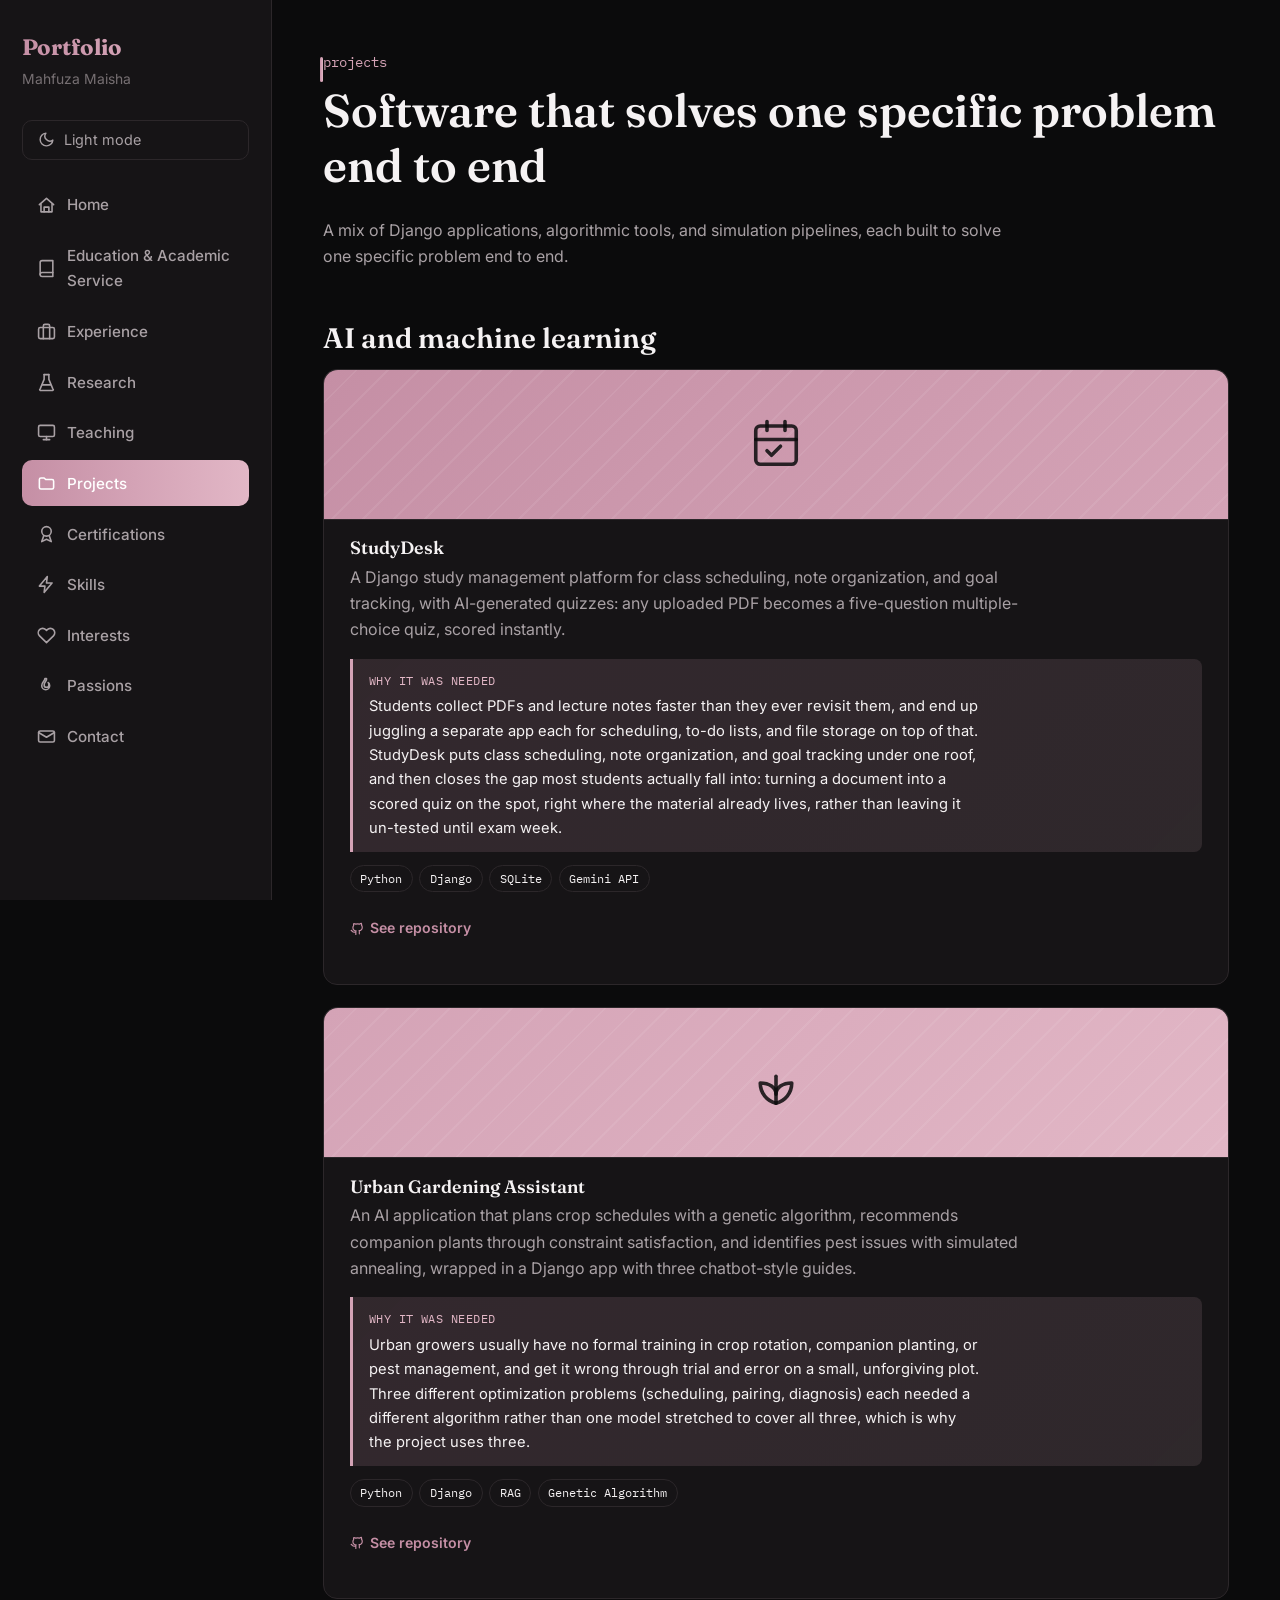
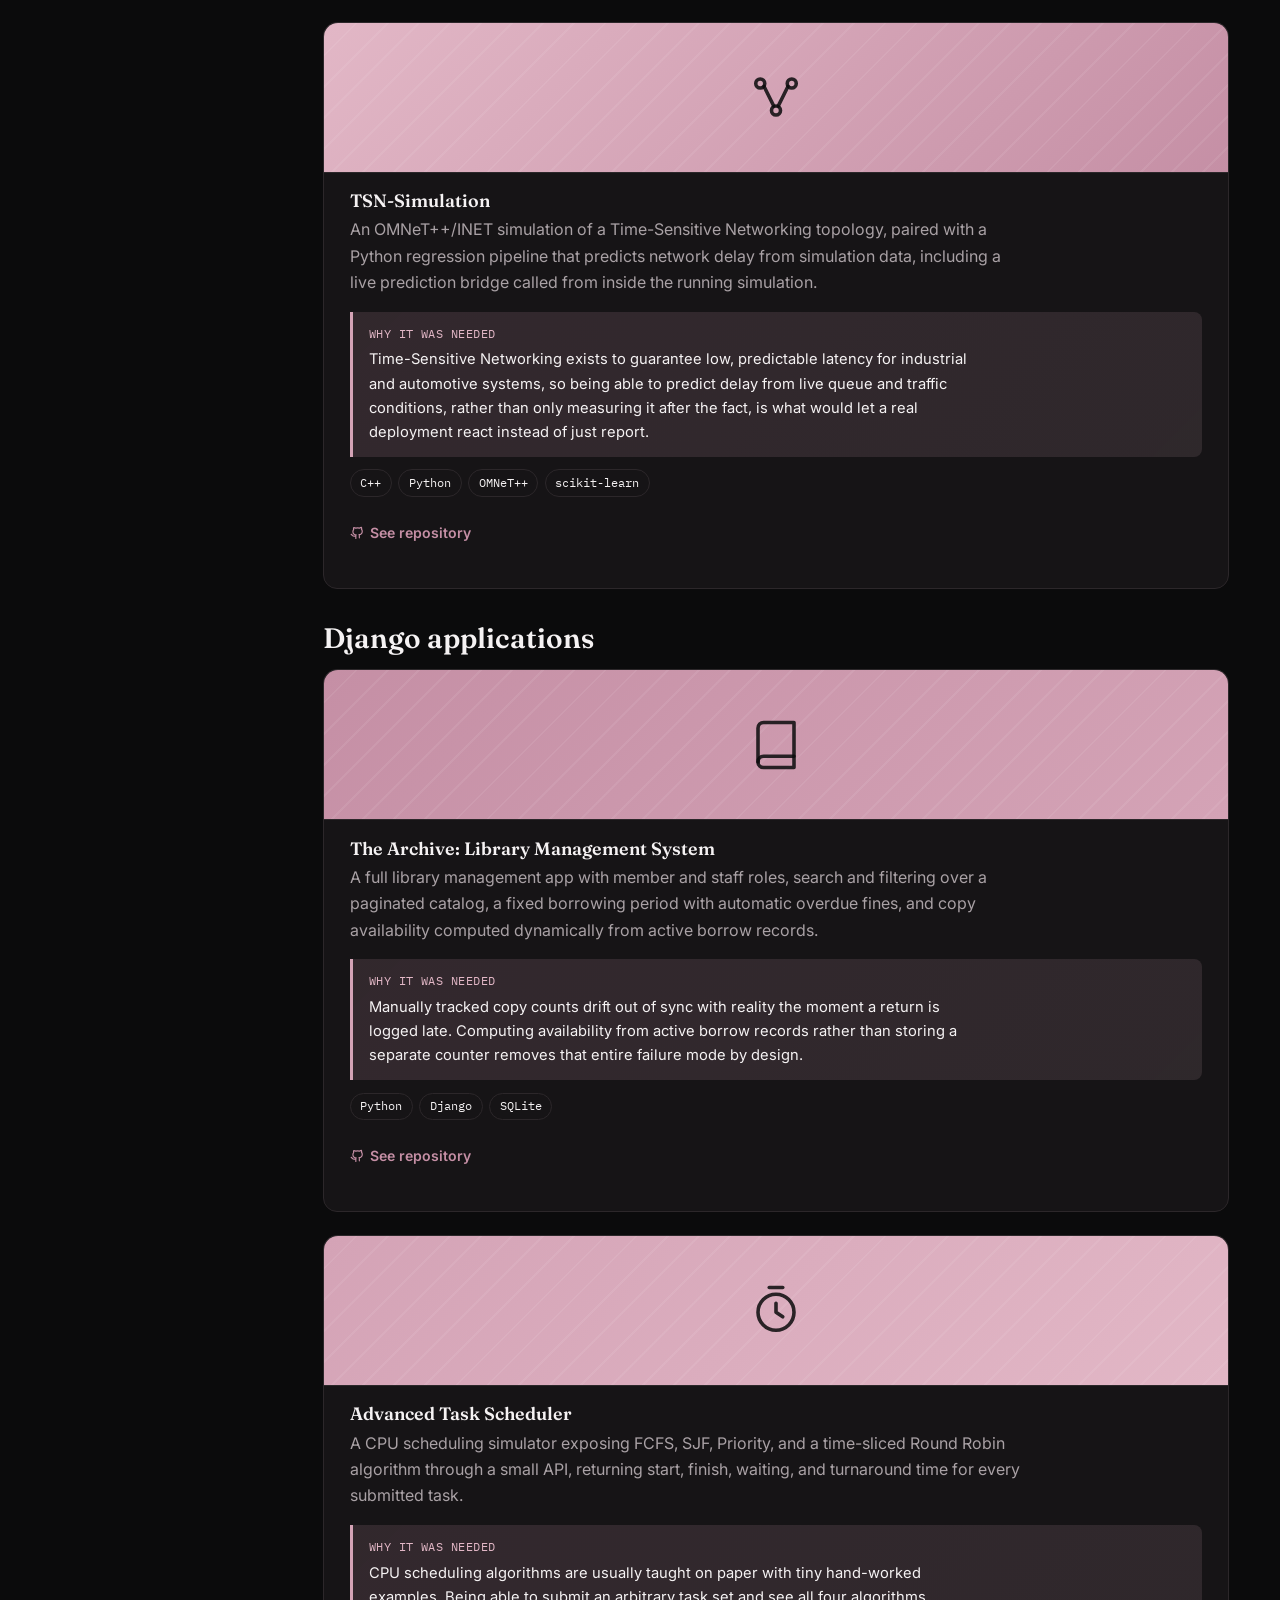
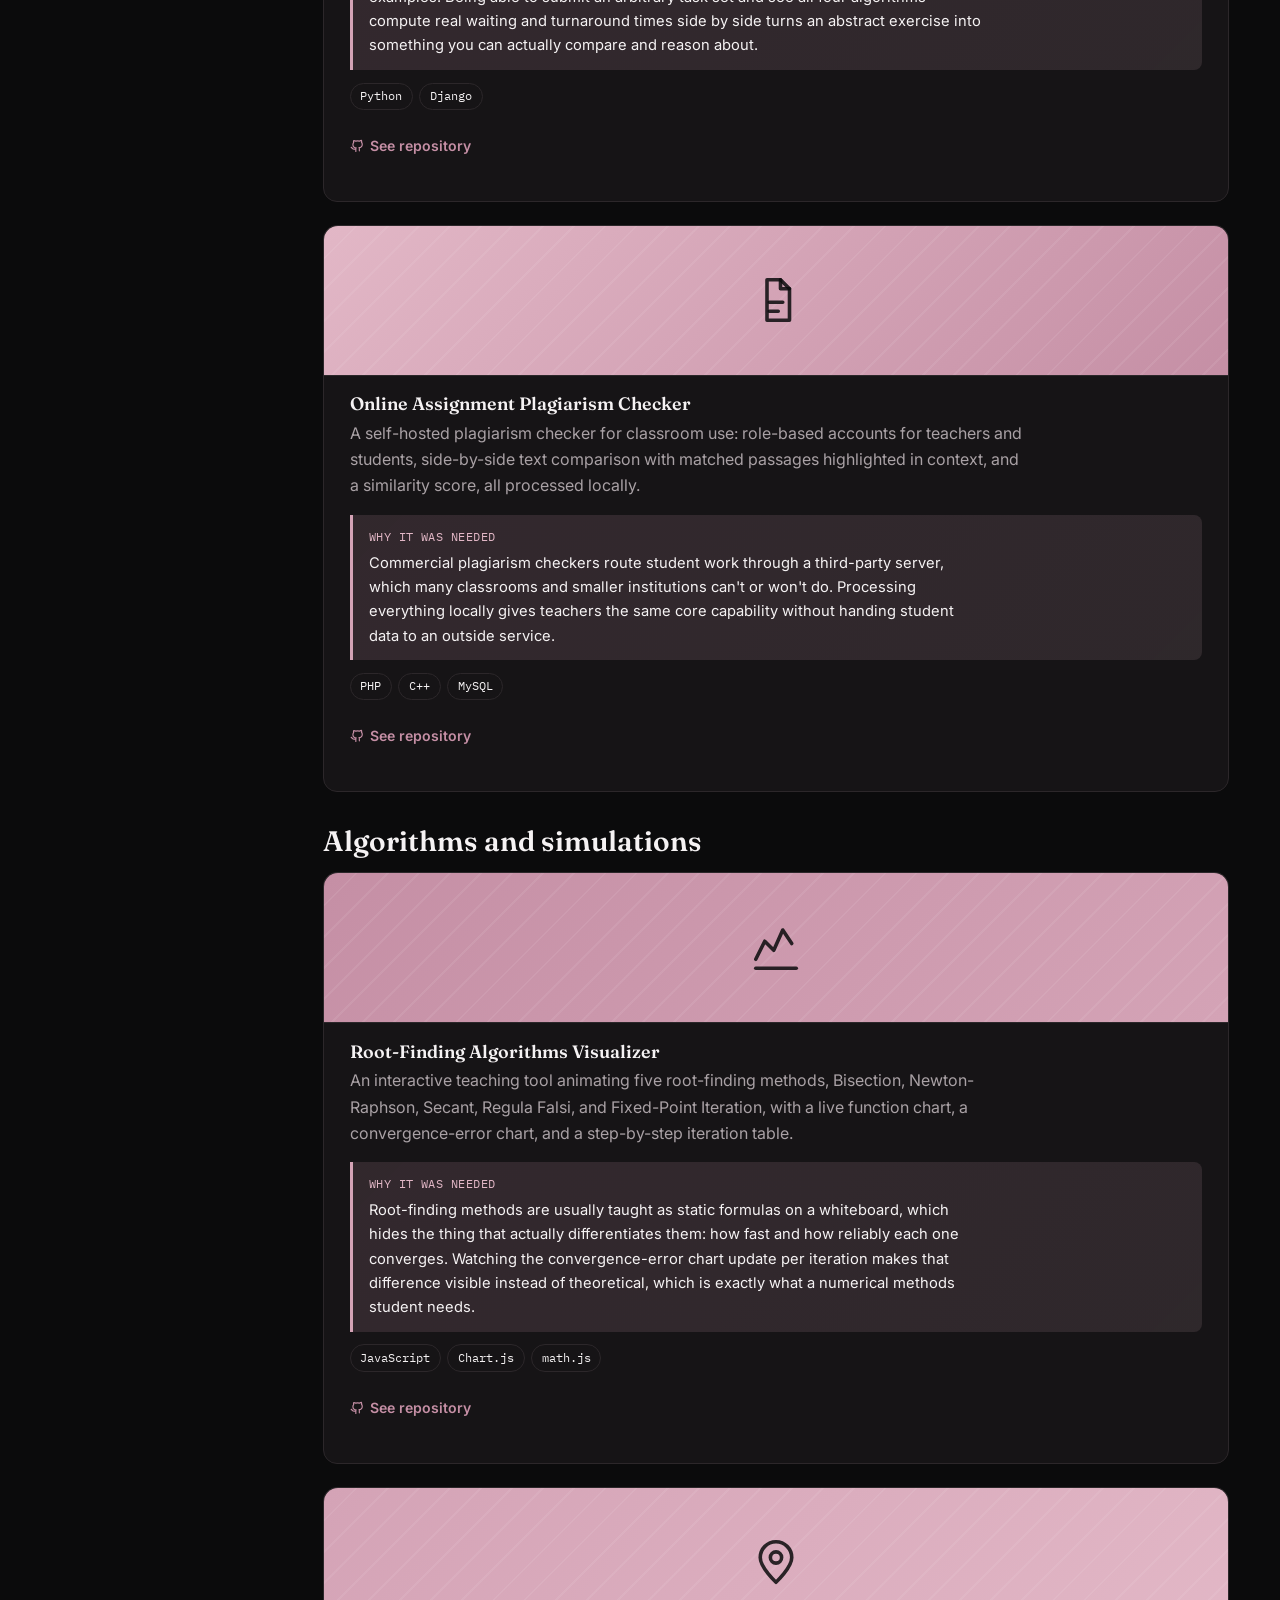
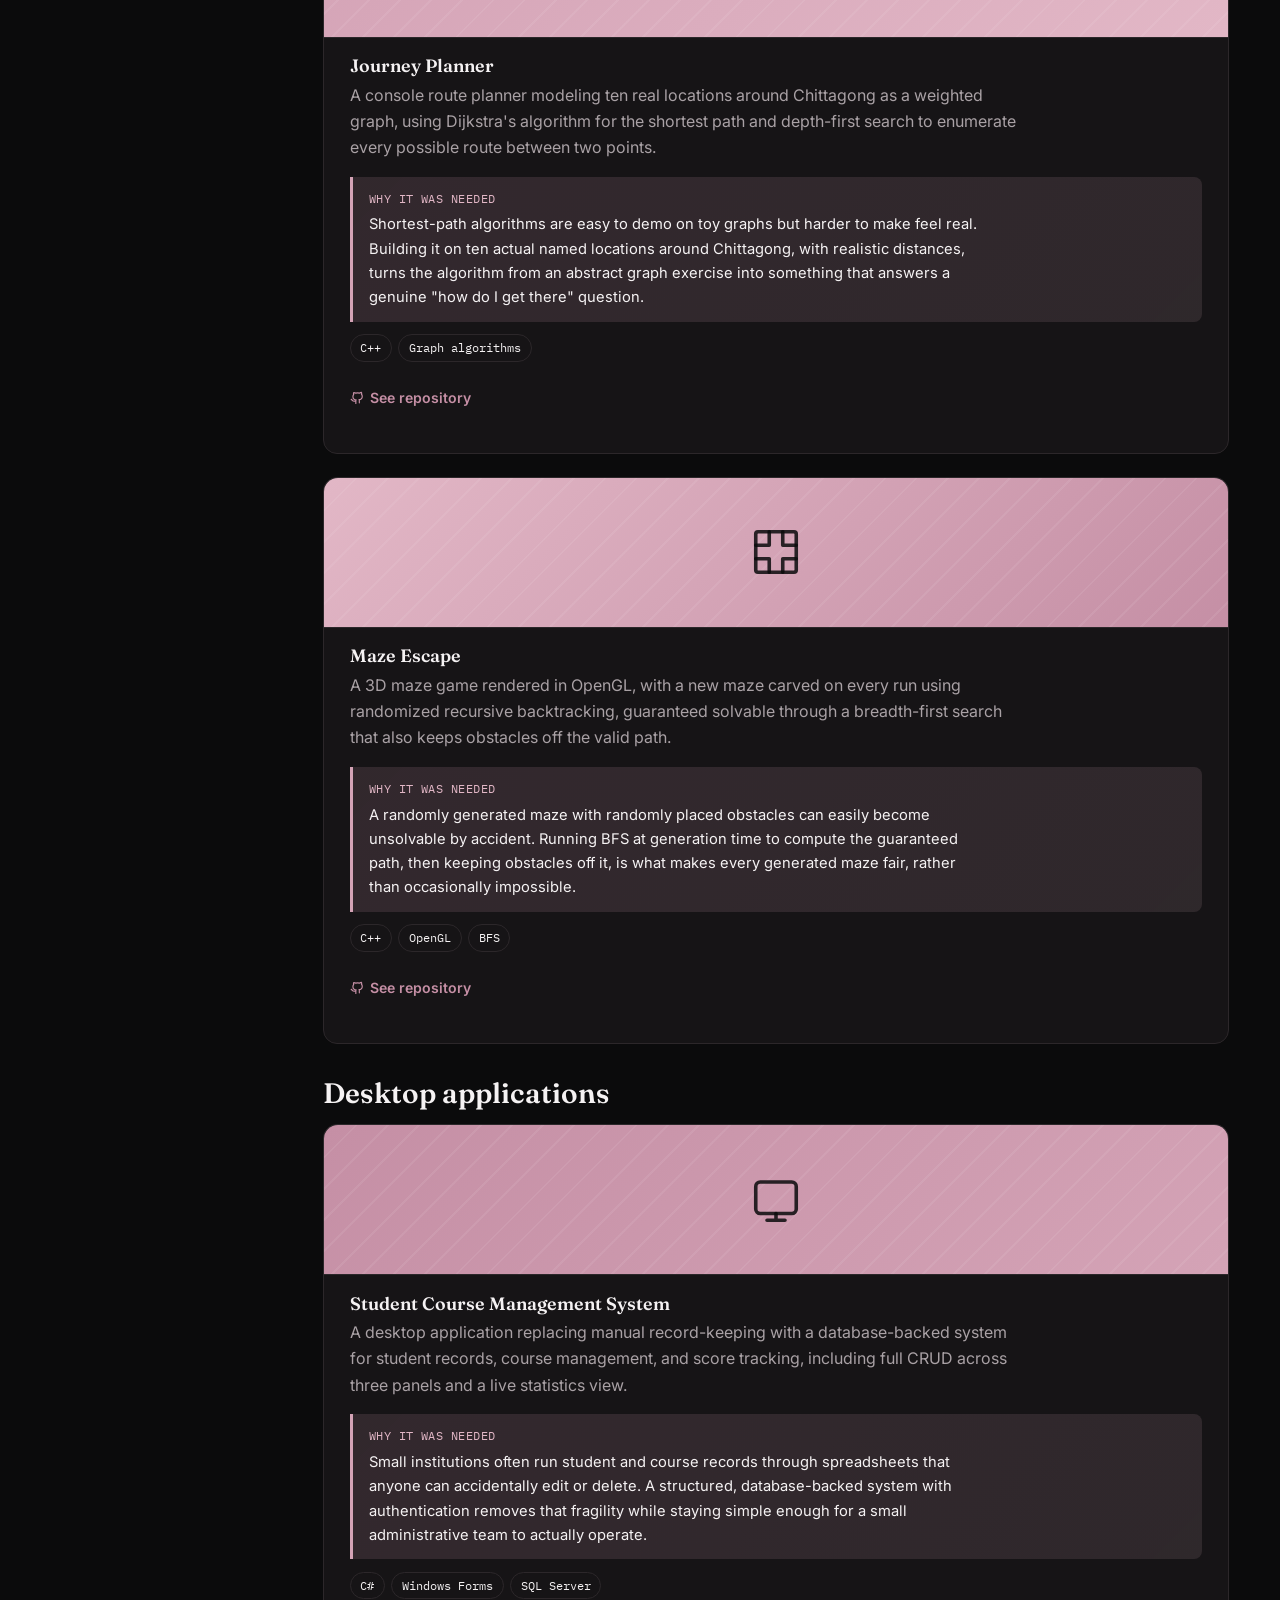
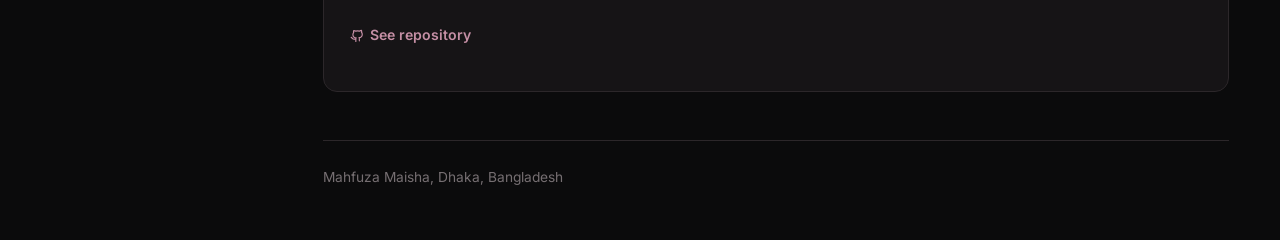
<file: projects.html>
<!doctype html>
<html lang="en">
<head>
<meta charset="utf-8">
<meta name="viewport" content="width=device-width, initial-scale=1">
<title>Projects | Mahfuza Maisha</title>
<meta name="description" content="Selected software projects by Mahfuza Maisha.">
<link rel="preconnect" href="https://fonts.googleapis.com">
<link rel="preconnect" href="https://fonts.gstatic.com" crossorigin>
<link href="https://fonts.googleapis.com/css2?family=Fraunces:wght@500;600;700&family=Inter:wght@400;500;600;700&family=IBM+Plex+Mono:wght@400;500&display=swap" rel="stylesheet">
<link rel="stylesheet" href="style.css">
</head>
<body>
<div class="app">
  <aside class="sidebar">
    <div class="brand gradient-text">Portfolio</div>
    <div class="brand-sub">Mahfuza Maisha</div>
    <ul class="nav-list">
          <li><a href="index.html"><svg viewBox="0 0 24 24" fill="none" stroke="currentColor" stroke-width="2" stroke-linecap="round" stroke-linejoin="round" ><path d="M3 11l9-8 9 8"/><path d="M5 10v10h14V10"/><path d="M9 20v-6h6v6"/></svg><span>Home</span></a></li>
          <li><a href="education.html"><svg viewBox="0 0 24 24" fill="none" stroke="currentColor" stroke-width="2" stroke-linecap="round" stroke-linejoin="round" ><path d="M4 19.5A2.5 2.5 0 0 1 6.5 17H20"/><path d="M6.5 2H20v20H6.5A2.5 2.5 0 0 1 4 19.5v-15A2.5 2.5 0 0 1 6.5 2z"/></svg><span>Education &amp; Academic Service</span></a></li>
          <li><a href="experience.html"><svg viewBox="0 0 24 24" fill="none" stroke="currentColor" stroke-width="2" stroke-linecap="round" stroke-linejoin="round" ><rect x="2" y="7" width="20" height="14" rx="2"/><path d="M16 21V5a2 2 0 0 0-2-2h-4a2 2 0 0 0-2 2v16"/></svg><span>Experience</span></a></li>
          <li><a href="research.html"><svg viewBox="0 0 24 24" fill="none" stroke="currentColor" stroke-width="2" stroke-linecap="round" stroke-linejoin="round" ><path d="M9 2v6L4 20a1 1 0 0 0 1 2h14a1 1 0 0 0 1-2L15 8V2"/><path d="M9 2h6"/><path d="M7 15h10"/></svg><span>Research</span></a></li>
          <li><a href="teaching.html"><svg viewBox="0 0 24 24" fill="none" stroke="currentColor" stroke-width="2" stroke-linecap="round" stroke-linejoin="round" ><rect x="2" y="3" width="20" height="14" rx="2"/><path d="M8 21h8"/><path d="M12 17v4"/></svg><span>Teaching</span></a></li>
          <li><a href="projects.html" class="current"><svg viewBox="0 0 24 24" fill="none" stroke="currentColor" stroke-width="2" stroke-linecap="round" stroke-linejoin="round" ><path d="M3 7a2 2 0 0 1 2-2h4l2 2h8a2 2 0 0 1 2 2v8a2 2 0 0 1-2 2H5a2 2 0 0 1-2-2V7z"/></svg><span>Projects</span></a></li>
          <li><a href="certifications.html"><svg viewBox="0 0 24 24" fill="none" stroke="currentColor" stroke-width="2" stroke-linecap="round" stroke-linejoin="round" ><circle cx="12" cy="8" r="6"/><path d="M8.5 13.5 6 21l6-3 6 3-2.5-7.5"/></svg><span>Certifications</span></a></li>
          <li><a href="skills.html"><svg viewBox="0 0 24 24" fill="none" stroke="currentColor" stroke-width="2" stroke-linecap="round" stroke-linejoin="round" ><path d="M13 2 3 14h7l-1 8 10-12h-7l1-8z"/></svg><span>Skills</span></a></li>
          <li><a href="interests.html"><svg viewBox="0 0 24 24" fill="none" stroke="currentColor" stroke-width="2" stroke-linecap="round" stroke-linejoin="round" ><path d="M20.8 4.6a5.5 5.5 0 0 0-7.8 0L12 5.6l-1-1a5.5 5.5 0 1 0-7.8 7.8l1 1L12 21l7.8-7.6 1-1a5.5 5.5 0 0 0 0-7.8z"/></svg><span>Interests</span></a></li>
          <li><a href="passions.html"><svg viewBox="0 0 24 24" fill="none" stroke="currentColor" stroke-width="2" stroke-linecap="round" stroke-linejoin="round" ><path d="M12 2c1 3-3 4-3 8a3 3 0 0 0 6 0c0-2-1-3-1-3s2 1 2 4a5 5 0 0 1-10 0c0-5 4-6 4-9z"/></svg><span>Passions</span></a></li>
          <li><a href="contact.html"><svg viewBox="0 0 24 24" fill="none" stroke="currentColor" stroke-width="2" stroke-linecap="round" stroke-linejoin="round" ><rect x="2" y="5" width="20" height="14" rx="2"/><path d="M2 7l10 6 10-6"/></svg><span>Contact</span></a></li>
    </ul>
    <button class="mode-toggle" type="button">
      <svg viewBox="0 0 24 24" fill="none" stroke="currentColor" stroke-width="2" stroke-linecap="round" stroke-linejoin="round" ><path d="M21 12.8A9 9 0 1 1 11.2 3 7 7 0 0 0 21 12.8z"/></svg>
      <span class="mode-label">Light mode</span>
    </button>
  </aside>
  <main class="main">
    <button class="sidebar-toggle" type="button"><svg viewBox="0 0 24 24" fill="none" stroke="currentColor" stroke-width="2" stroke-linecap="round" stroke-linejoin="round" ><path d="M3 6h18M3 12h18M3 18h18"/></svg> Menu</button>
    <div class="main-inner">

      <div class="page-intro">
        <p class="eyebrow">projects</p>
        <h1>Software that solves one specific problem end to end</h1>
        <p>A mix of Django applications, algorithmic tools, and simulation pipelines, each built to solve one specific problem end to end.</p>
      </div>

      <h2>AI and machine learning</h2>

      <div class="entry">
        <div class="entry-thumb-banner hue-a"><svg viewBox="0 0 24 24" fill="none" stroke="currentColor" stroke-width="1.6" stroke-linecap="round" stroke-linejoin="round"><rect x="3" y="4" width="18" height="17" rx="2"/><path d="M16 2v4M8 2v4M3 10h18"/><path d="M8 15l2 2 4-4"/></svg></div>
        <div class="entry-head"><h3>StudyDesk</h3></div>
        <p>A Django study management platform for class scheduling, note organization, and goal tracking, with AI-generated quizzes: any uploaded PDF becomes a five-question multiple-choice quiz, scored instantly.</p>
        <div class="impact">
          <span class="impact-label">Why it was needed</span>
          <p>Students collect PDFs and lecture notes faster than they ever revisit them, and end up juggling a separate app each for scheduling, to-do lists, and file storage on top of that. StudyDesk puts class scheduling, note organization, and goal tracking under one roof, and then closes the gap most students actually fall into: turning a document into a scored quiz on the spot, right where the material already lives, rather than leaving it un-tested until exam week.</p>
        </div>
        <div class="tag-row"><span class="tag">Python</span><span class="tag">Django</span><span class="tag">SQLite</span><span class="tag">Gemini API</span></div>
        <p style="margin-top:0.8rem;"><a class="repo-link" href="https://github.com/C221213-Maisha/StudyDesk"><svg viewBox="0 0 24 24" fill="none" stroke="currentColor" stroke-width="2" stroke-linecap="round" stroke-linejoin="round"><path d="M9 19c-5 1.5-5-2.5-7-3m14 6v-3.5c0-1 .1-1.4-.5-2 2.8-.3 5.5-1.4 5.5-6a4.6 4.6 0 0 0-1.3-3.2 4.2 4.2 0 0 0-.1-3.2s-1.1-.3-3.5 1.3a12.3 12.3 0 0 0-6.2 0C7.5 4.3 6.4 4.6 6.4 4.6a4.2 4.2 0 0 0-.1 3.2A4.6 4.6 0 0 0 5 11c0 4.6 2.7 5.7 5.5 6-.6.6-.6 1.2-.5 2V23"/></svg>See repository</a></p>
      </div>

      <div class="entry">
        <div class="entry-thumb-banner hue-b"><svg viewBox="0 0 24 24" fill="none" stroke="currentColor" stroke-width="1.6" stroke-linecap="round" stroke-linejoin="round"><path d="M12 21c-4-1-7-4.5-7-9 4 0 7 2 7 5 0-3 3-5 7-5 0 4.5-3 8-7 9z"/><path d="M12 21V9"/></svg></div>
        <div class="entry-head"><h3>Urban Gardening Assistant</h3></div>
        <p>An AI application that plans crop schedules with a genetic algorithm, recommends companion plants through constraint satisfaction, and identifies pest issues with simulated annealing, wrapped in a Django app with three chatbot-style guides.</p>
        <div class="impact">
          <span class="impact-label">Why it was needed</span>
          <p>Urban growers usually have no formal training in crop rotation, companion planting, or pest management, and get it wrong through trial and error on a small, unforgiving plot. Three different optimization problems (scheduling, pairing, diagnosis) each needed a different algorithm rather than one model stretched to cover all three, which is why the project uses three.</p>
        </div>
        <div class="tag-row"><span class="tag">Python</span><span class="tag">Django</span><span class="tag">RAG</span><span class="tag">Genetic Algorithm</span></div>
        <p style="margin-top:0.8rem;"><a class="repo-link" href="https://github.com/C221213-Maisha/Urban-Gardening-Assistant"><svg viewBox="0 0 24 24" fill="none" stroke="currentColor" stroke-width="2" stroke-linecap="round" stroke-linejoin="round"><path d="M9 19c-5 1.5-5-2.5-7-3m14 6v-3.5c0-1 .1-1.4-.5-2 2.8-.3 5.5-1.4 5.5-6a4.6 4.6 0 0 0-1.3-3.2 4.2 4.2 0 0 0-.1-3.2s-1.1-.3-3.5 1.3a12.3 12.3 0 0 0-6.2 0C7.5 4.3 6.4 4.6 6.4 4.6a4.2 4.2 0 0 0-.1 3.2A4.6 4.6 0 0 0 5 11c0 4.6 2.7 5.7 5.5 6-.6.6-.6 1.2-.5 2V23"/></svg>See repository</a></p>
      </div>

      <div class="entry">
        <div class="entry-thumb-banner hue-c"><svg viewBox="0 0 24 24" fill="none" stroke="currentColor" stroke-width="1.6" stroke-linecap="round" stroke-linejoin="round"><circle cx="5" cy="6" r="2"/><circle cx="19" cy="6" r="2"/><circle cx="12" cy="18" r="2"/><path d="M6.7 7.3 11 16M17.3 7.3 13 16"/></svg></div>
        <div class="entry-head"><h3>TSN-Simulation</h3></div>
        <p>An OMNeT++/INET simulation of a Time-Sensitive Networking topology, paired with a Python regression pipeline that predicts network delay from simulation data, including a live prediction bridge called from inside the running simulation.</p>
        <div class="impact">
          <span class="impact-label">Why it was needed</span>
          <p>Time-Sensitive Networking exists to guarantee low, predictable latency for industrial and automotive systems, so being able to predict delay from live queue and traffic conditions, rather than only measuring it after the fact, is what would let a real deployment react instead of just report.</p>
        </div>
        <div class="tag-row"><span class="tag">C++</span><span class="tag">Python</span><span class="tag">OMNeT++</span><span class="tag">scikit-learn</span></div>
        <p style="margin-top:0.8rem;"><a class="repo-link" href="https://github.com/C221213-Maisha/TSN-simulation"><svg viewBox="0 0 24 24" fill="none" stroke="currentColor" stroke-width="2" stroke-linecap="round" stroke-linejoin="round"><path d="M9 19c-5 1.5-5-2.5-7-3m14 6v-3.5c0-1 .1-1.4-.5-2 2.8-.3 5.5-1.4 5.5-6a4.6 4.6 0 0 0-1.3-3.2 4.2 4.2 0 0 0-.1-3.2s-1.1-.3-3.5 1.3a12.3 12.3 0 0 0-6.2 0C7.5 4.3 6.4 4.6 6.4 4.6a4.2 4.2 0 0 0-.1 3.2A4.6 4.6 0 0 0 5 11c0 4.6 2.7 5.7 5.5 6-.6.6-.6 1.2-.5 2V23"/></svg>See repository</a></p>
      </div>

      <h2 style="margin-top:2rem;">Django applications</h2>

      <div class="entry">
        <div class="entry-thumb-banner hue-a"><svg viewBox="0 0 24 24" fill="none" stroke="currentColor" stroke-width="1.6" stroke-linecap="round" stroke-linejoin="round"><path d="M4 19.5A2.5 2.5 0 0 1 6.5 17H20"/><path d="M6.5 2H20v20H6.5A2.5 2.5 0 0 1 4 19.5v-15A2.5 2.5 0 0 1 6.5 2z"/></svg></div>
        <div class="entry-head"><h3>The Archive: Library Management System</h3></div>
        <p>A full library management app with member and staff roles, search and filtering over a paginated catalog, a fixed borrowing period with automatic overdue fines, and copy availability computed dynamically from active borrow records.</p>
        <div class="impact">
          <span class="impact-label">Why it was needed</span>
          <p>Manually tracked copy counts drift out of sync with reality the moment a return is logged late. Computing availability from active borrow records rather than storing a separate counter removes that entire failure mode by design.</p>
        </div>
        <div class="tag-row"><span class="tag">Python</span><span class="tag">Django</span><span class="tag">SQLite</span></div>
        <p style="margin-top:0.8rem;"><a class="repo-link" href="https://github.com/C221213-Maisha/Library-Management-System"><svg viewBox="0 0 24 24" fill="none" stroke="currentColor" stroke-width="2" stroke-linecap="round" stroke-linejoin="round"><path d="M9 19c-5 1.5-5-2.5-7-3m14 6v-3.5c0-1 .1-1.4-.5-2 2.8-.3 5.5-1.4 5.5-6a4.6 4.6 0 0 0-1.3-3.2 4.2 4.2 0 0 0-.1-3.2s-1.1-.3-3.5 1.3a12.3 12.3 0 0 0-6.2 0C7.5 4.3 6.4 4.6 6.4 4.6a4.2 4.2 0 0 0-.1 3.2A4.6 4.6 0 0 0 5 11c0 4.6 2.7 5.7 5.5 6-.6.6-.6 1.2-.5 2V23"/></svg>See repository</a></p>
      </div>

      <div class="entry">
        <div class="entry-thumb-banner hue-b"><svg viewBox="0 0 24 24" fill="none" stroke="currentColor" stroke-width="1.6" stroke-linecap="round" stroke-linejoin="round"><circle cx="12" cy="13" r="8"/><path d="M12 9v4l3 2"/><path d="M9 2h6"/></svg></div>
        <div class="entry-head"><h3>Advanced Task Scheduler</h3></div>
        <p>A CPU scheduling simulator exposing FCFS, SJF, Priority, and a time-sliced Round Robin algorithm through a small API, returning start, finish, waiting, and turnaround time for every submitted task.</p>
        <div class="impact">
          <span class="impact-label">Why it was needed</span>
          <p>CPU scheduling algorithms are usually taught on paper with tiny hand-worked examples. Being able to submit an arbitrary task set and see all four algorithms compute real waiting and turnaround times side by side turns an abstract exercise into something you can actually compare and reason about.</p>
        </div>
        <div class="tag-row"><span class="tag">Python</span><span class="tag">Django</span></div>
        <p style="margin-top:0.8rem;"><a class="repo-link" href="https://github.com/C221213-Maisha/Advanced-Task-Scheduler"><svg viewBox="0 0 24 24" fill="none" stroke="currentColor" stroke-width="2" stroke-linecap="round" stroke-linejoin="round"><path d="M9 19c-5 1.5-5-2.5-7-3m14 6v-3.5c0-1 .1-1.4-.5-2 2.8-.3 5.5-1.4 5.5-6a4.6 4.6 0 0 0-1.3-3.2 4.2 4.2 0 0 0-.1-3.2s-1.1-.3-3.5 1.3a12.3 12.3 0 0 0-6.2 0C7.5 4.3 6.4 4.6 6.4 4.6a4.2 4.2 0 0 0-.1 3.2A4.6 4.6 0 0 0 5 11c0 4.6 2.7 5.7 5.5 6-.6.6-.6 1.2-.5 2V23"/></svg>See repository</a></p>
      </div>

      <div class="entry">
        <div class="entry-thumb-banner hue-c"><svg viewBox="0 0 24 24" fill="none" stroke="currentColor" stroke-width="1.6" stroke-linecap="round" stroke-linejoin="round"><path d="M8 3h6l4 4v14H8z"/><path d="M14 3v4h4"/><path d="M9 13h6M9 17h4"/></svg></div>
        <div class="entry-head"><h3>Online Assignment Plagiarism Checker</h3></div>
        <p>A self-hosted plagiarism checker for classroom use: role-based accounts for teachers and students, side-by-side text comparison with matched passages highlighted in context, and a similarity score, all processed locally.</p>
        <div class="impact">
          <span class="impact-label">Why it was needed</span>
          <p>Commercial plagiarism checkers route student work through a third-party server, which many classrooms and smaller institutions can't or won't do. Processing everything locally gives teachers the same core capability without handing student data to an outside service.</p>
        </div>
        <div class="tag-row"><span class="tag">PHP</span><span class="tag">C++</span><span class="tag">MySQL</span></div>
        <p style="margin-top:0.8rem;"><a class="repo-link" href="https://github.com/C221213-Maisha/Plagiarism-Checker"><svg viewBox="0 0 24 24" fill="none" stroke="currentColor" stroke-width="2" stroke-linecap="round" stroke-linejoin="round"><path d="M9 19c-5 1.5-5-2.5-7-3m14 6v-3.5c0-1 .1-1.4-.5-2 2.8-.3 5.5-1.4 5.5-6a4.6 4.6 0 0 0-1.3-3.2 4.2 4.2 0 0 0-.1-3.2s-1.1-.3-3.5 1.3a12.3 12.3 0 0 0-6.2 0C7.5 4.3 6.4 4.6 6.4 4.6a4.2 4.2 0 0 0-.1 3.2A4.6 4.6 0 0 0 5 11c0 4.6 2.7 5.7 5.5 6-.6.6-.6 1.2-.5 2V23"/></svg>See repository</a></p>
      </div>

      <h2 style="margin-top:2rem;">Algorithms and simulations</h2>

      <div class="entry">
        <div class="entry-thumb-banner hue-a"><svg viewBox="0 0 24 24" fill="none" stroke="currentColor" stroke-width="1.6" stroke-linecap="round" stroke-linejoin="round"><path d="M3 17l4-8 4 4 4-9 4 6"/><path d="M3 21h18"/></svg></div>
        <div class="entry-head"><h3>Root-Finding Algorithms Visualizer</h3></div>
        <p>An interactive teaching tool animating five root-finding methods, Bisection, Newton-Raphson, Secant, Regula Falsi, and Fixed-Point Iteration, with a live function chart, a convergence-error chart, and a step-by-step iteration table.</p>
        <div class="impact">
          <span class="impact-label">Why it was needed</span>
          <p>Root-finding methods are usually taught as static formulas on a whiteboard, which hides the thing that actually differentiates them: how fast and how reliably each one converges. Watching the convergence-error chart update per iteration makes that difference visible instead of theoretical, which is exactly what a numerical methods student needs.</p>
        </div>
        <div class="tag-row"><span class="tag">JavaScript</span><span class="tag">Chart.js</span><span class="tag">math.js</span></div>
        <p style="margin-top:0.8rem;"><a class="repo-link" href="https://github.com/C221213-Maisha/Root-Finding-Algorithms-Visualizer"><svg viewBox="0 0 24 24" fill="none" stroke="currentColor" stroke-width="2" stroke-linecap="round" stroke-linejoin="round"><path d="M9 19c-5 1.5-5-2.5-7-3m14 6v-3.5c0-1 .1-1.4-.5-2 2.8-.3 5.5-1.4 5.5-6a4.6 4.6 0 0 0-1.3-3.2 4.2 4.2 0 0 0-.1-3.2s-1.1-.3-3.5 1.3a12.3 12.3 0 0 0-6.2 0C7.5 4.3 6.4 4.6 6.4 4.6a4.2 4.2 0 0 0-.1 3.2A4.6 4.6 0 0 0 5 11c0 4.6 2.7 5.7 5.5 6-.6.6-.6 1.2-.5 2V23"/></svg>See repository</a></p>
      </div>

      <div class="entry">
        <div class="entry-thumb-banner hue-b"><svg viewBox="0 0 24 24" fill="none" stroke="currentColor" stroke-width="1.6" stroke-linecap="round" stroke-linejoin="round"><path d="M12 21s-7-6.5-7-11a7 7 0 0 1 14 0c0 4.5-7 11-7 11z"/><circle cx="12" cy="10" r="2.5"/></svg></div>
        <div class="entry-head"><h3>Journey Planner</h3></div>
        <p>A console route planner modeling ten real locations around Chittagong as a weighted graph, using Dijkstra's algorithm for the shortest path and depth-first search to enumerate every possible route between two points.</p>
        <div class="impact">
          <span class="impact-label">Why it was needed</span>
          <p>Shortest-path algorithms are easy to demo on toy graphs but harder to make feel real. Building it on ten actual named locations around Chittagong, with realistic distances, turns the algorithm from an abstract graph exercise into something that answers a genuine "how do I get there" question.</p>
        </div>
        <div class="tag-row"><span class="tag">C++</span><span class="tag">Graph algorithms</span></div>
        <p style="margin-top:0.8rem;"><a class="repo-link" href="https://github.com/C221213-Maisha/Journey-Planner"><svg viewBox="0 0 24 24" fill="none" stroke="currentColor" stroke-width="2" stroke-linecap="round" stroke-linejoin="round"><path d="M9 19c-5 1.5-5-2.5-7-3m14 6v-3.5c0-1 .1-1.4-.5-2 2.8-.3 5.5-1.4 5.5-6a4.6 4.6 0 0 0-1.3-3.2 4.2 4.2 0 0 0-.1-3.2s-1.1-.3-3.5 1.3a12.3 12.3 0 0 0-6.2 0C7.5 4.3 6.4 4.6 6.4 4.6a4.2 4.2 0 0 0-.1 3.2A4.6 4.6 0 0 0 5 11c0 4.6 2.7 5.7 5.5 6-.6.6-.6 1.2-.5 2V23"/></svg>See repository</a></p>
      </div>

      <div class="entry">
        <div class="entry-thumb-banner hue-c"><svg viewBox="0 0 24 24" fill="none" stroke="currentColor" stroke-width="1.6" stroke-linecap="round" stroke-linejoin="round"><rect x="3" y="3" width="18" height="18" rx="1"/><path d="M3 9h6V3M21 15h-6v6M9 21v-6H3M15 3v6h6"/></svg></div>
        <div class="entry-head"><h3>Maze Escape</h3></div>
        <p>A 3D maze game rendered in OpenGL, with a new maze carved on every run using randomized recursive backtracking, guaranteed solvable through a breadth-first search that also keeps obstacles off the valid path.</p>
        <div class="impact">
          <span class="impact-label">Why it was needed</span>
          <p>A randomly generated maze with randomly placed obstacles can easily become unsolvable by accident. Running BFS at generation time to compute the guaranteed path, then keeping obstacles off it, is what makes every generated maze fair, rather than occasionally impossible.</p>
        </div>
        <div class="tag-row"><span class="tag">C++</span><span class="tag">OpenGL</span><span class="tag">BFS</span></div>
        <p style="margin-top:0.8rem;"><a class="repo-link" href="https://github.com/C221213-Maisha/Maze-Escape"><svg viewBox="0 0 24 24" fill="none" stroke="currentColor" stroke-width="2" stroke-linecap="round" stroke-linejoin="round"><path d="M9 19c-5 1.5-5-2.5-7-3m14 6v-3.5c0-1 .1-1.4-.5-2 2.8-.3 5.5-1.4 5.5-6a4.6 4.6 0 0 0-1.3-3.2 4.2 4.2 0 0 0-.1-3.2s-1.1-.3-3.5 1.3a12.3 12.3 0 0 0-6.2 0C7.5 4.3 6.4 4.6 6.4 4.6a4.2 4.2 0 0 0-.1 3.2A4.6 4.6 0 0 0 5 11c0 4.6 2.7 5.7 5.5 6-.6.6-.6 1.2-.5 2V23"/></svg>See repository</a></p>
      </div>

      <h2 style="margin-top:2rem;">Desktop applications</h2>
      <div class="entry">
        <div class="entry-thumb-banner hue-a"><svg viewBox="0 0 24 24" fill="none" stroke="currentColor" stroke-width="1.6" stroke-linecap="round" stroke-linejoin="round"><rect x="3" y="4" width="18" height="14" rx="2"/><path d="M8 21h8M12 18v3"/></svg></div>
        <div class="entry-head"><h3>Student Course Management System</h3></div>
        <p>A desktop application replacing manual record-keeping with a database-backed system for student records, course management, and score tracking, including full CRUD across three panels and a live statistics view.</p>
        <div class="impact">
          <span class="impact-label">Why it was needed</span>
          <p>Small institutions often run student and course records through spreadsheets that anyone can accidentally edit or delete. A structured, database-backed system with authentication removes that fragility while staying simple enough for a small administrative team to actually operate.</p>
        </div>
        <div class="tag-row"><span class="tag">C#</span><span class="tag">Windows Forms</span><span class="tag">SQL Server</span></div>
        <p style="margin-top:0.8rem;"><a class="repo-link" href="https://github.com/C221213-Maisha/Student-Course-Management-System"><svg viewBox="0 0 24 24" fill="none" stroke="currentColor" stroke-width="2" stroke-linecap="round" stroke-linejoin="round"><path d="M9 19c-5 1.5-5-2.5-7-3m14 6v-3.5c0-1 .1-1.4-.5-2 2.8-.3 5.5-1.4 5.5-6a4.6 4.6 0 0 0-1.3-3.2 4.2 4.2 0 0 0-.1-3.2s-1.1-.3-3.5 1.3a12.3 12.3 0 0 0-6.2 0C7.5 4.3 6.4 4.6 6.4 4.6a4.2 4.2 0 0 0-.1 3.2A4.6 4.6 0 0 0 5 11c0 4.6 2.7 5.7 5.5 6-.6.6-.6 1.2-.5 2V23"/></svg>See repository</a></p>
      </div>

      <footer class="site-footer">Mahfuza Maisha, Dhaka, Bangladesh</footer>

    </div>
  </main>
</div>
<script src="script.js"></script>
</body>
</html>
</file>
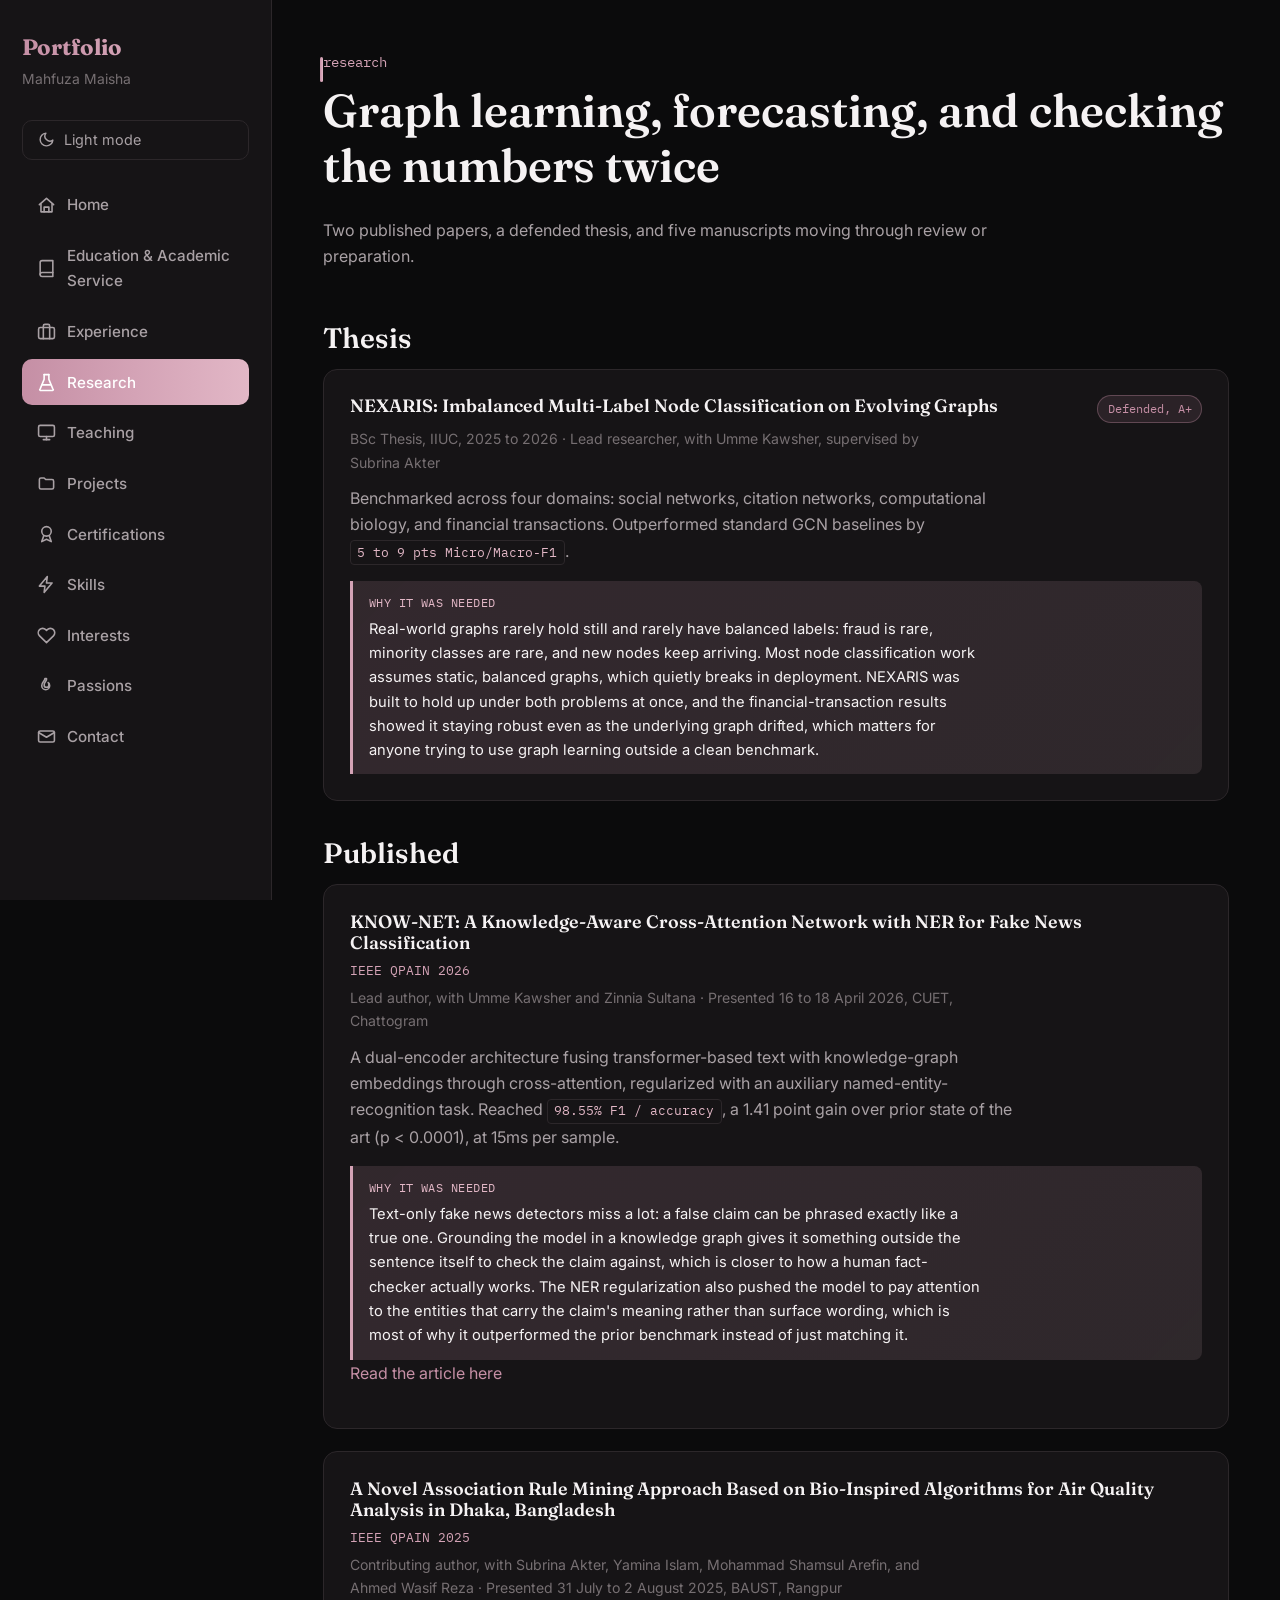
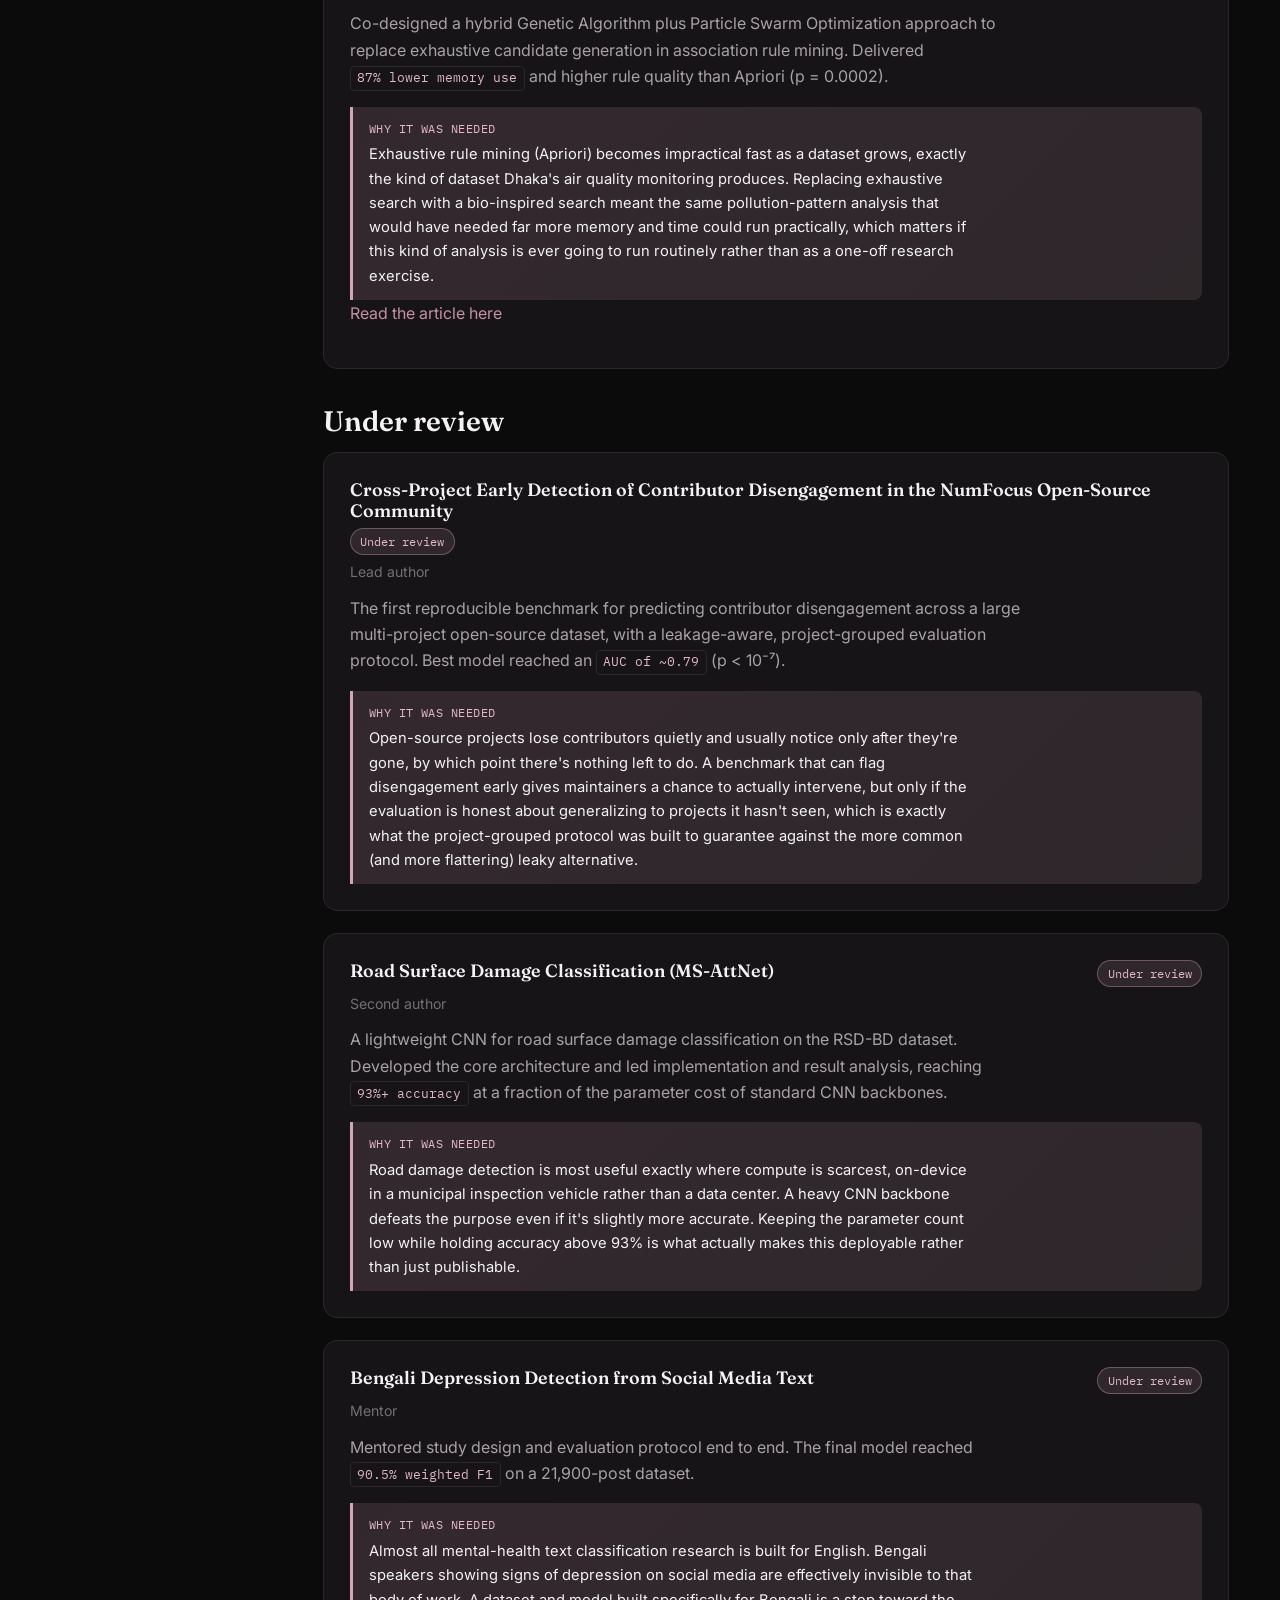
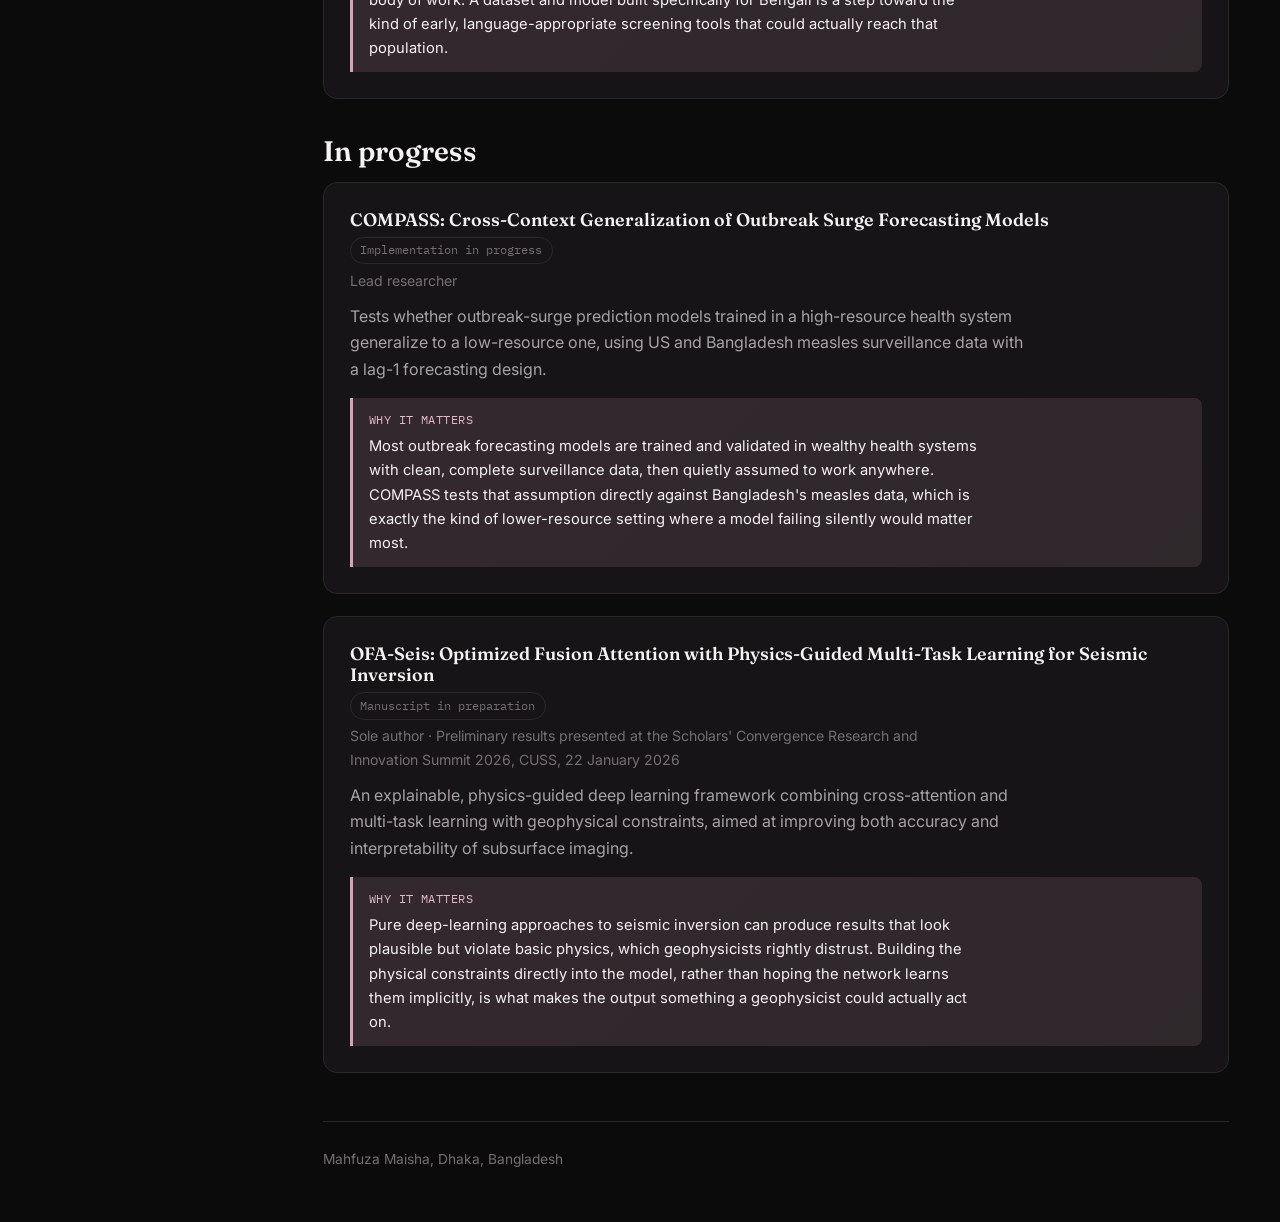
<file: research.html>
<!doctype html>
<html lang="en">
<head>
<meta charset="utf-8">
<meta name="viewport" content="width=device-width, initial-scale=1">
<title>Research | Mahfuza Maisha</title>
<meta name="description" content="Research, publications, and thesis of Mahfuza Maisha.">
<link rel="preconnect" href="https://fonts.googleapis.com">
<link rel="preconnect" href="https://fonts.gstatic.com" crossorigin>
<link href="https://fonts.googleapis.com/css2?family=Fraunces:wght@500;600;700&family=Inter:wght@400;500;600;700&family=IBM+Plex+Mono:wght@400;500&display=swap" rel="stylesheet">
<link rel="stylesheet" href="style.css">
</head>
<body>
<div class="app">
  <aside class="sidebar">
    <div class="brand gradient-text">Portfolio</div>
    <div class="brand-sub">Mahfuza Maisha</div>
    <ul class="nav-list">
          <li><a href="index.html"><svg viewBox="0 0 24 24" fill="none" stroke="currentColor" stroke-width="2" stroke-linecap="round" stroke-linejoin="round" ><path d="M3 11l9-8 9 8"/><path d="M5 10v10h14V10"/><path d="M9 20v-6h6v6"/></svg><span>Home</span></a></li>
          <li><a href="education.html"><svg viewBox="0 0 24 24" fill="none" stroke="currentColor" stroke-width="2" stroke-linecap="round" stroke-linejoin="round" ><path d="M4 19.5A2.5 2.5 0 0 1 6.5 17H20"/><path d="M6.5 2H20v20H6.5A2.5 2.5 0 0 1 4 19.5v-15A2.5 2.5 0 0 1 6.5 2z"/></svg><span>Education &amp; Academic Service</span></a></li>
          <li><a href="experience.html"><svg viewBox="0 0 24 24" fill="none" stroke="currentColor" stroke-width="2" stroke-linecap="round" stroke-linejoin="round" ><rect x="2" y="7" width="20" height="14" rx="2"/><path d="M16 21V5a2 2 0 0 0-2-2h-4a2 2 0 0 0-2 2v16"/></svg><span>Experience</span></a></li>
          <li><a href="research.html" class="current"><svg viewBox="0 0 24 24" fill="none" stroke="currentColor" stroke-width="2" stroke-linecap="round" stroke-linejoin="round" ><path d="M9 2v6L4 20a1 1 0 0 0 1 2h14a1 1 0 0 0 1-2L15 8V2"/><path d="M9 2h6"/><path d="M7 15h10"/></svg><span>Research</span></a></li>
          <li><a href="teaching.html"><svg viewBox="0 0 24 24" fill="none" stroke="currentColor" stroke-width="2" stroke-linecap="round" stroke-linejoin="round" ><rect x="2" y="3" width="20" height="14" rx="2"/><path d="M8 21h8"/><path d="M12 17v4"/></svg><span>Teaching</span></a></li>
          <li><a href="projects.html"><svg viewBox="0 0 24 24" fill="none" stroke="currentColor" stroke-width="2" stroke-linecap="round" stroke-linejoin="round" ><path d="M3 7a2 2 0 0 1 2-2h4l2 2h8a2 2 0 0 1 2 2v8a2 2 0 0 1-2 2H5a2 2 0 0 1-2-2V7z"/></svg><span>Projects</span></a></li>
          <li><a href="certifications.html"><svg viewBox="0 0 24 24" fill="none" stroke="currentColor" stroke-width="2" stroke-linecap="round" stroke-linejoin="round" ><circle cx="12" cy="8" r="6"/><path d="M8.5 13.5 6 21l6-3 6 3-2.5-7.5"/></svg><span>Certifications</span></a></li>
          <li><a href="skills.html"><svg viewBox="0 0 24 24" fill="none" stroke="currentColor" stroke-width="2" stroke-linecap="round" stroke-linejoin="round" ><path d="M13 2 3 14h7l-1 8 10-12h-7l1-8z"/></svg><span>Skills</span></a></li>
          <li><a href="interests.html"><svg viewBox="0 0 24 24" fill="none" stroke="currentColor" stroke-width="2" stroke-linecap="round" stroke-linejoin="round" ><path d="M20.8 4.6a5.5 5.5 0 0 0-7.8 0L12 5.6l-1-1a5.5 5.5 0 1 0-7.8 7.8l1 1L12 21l7.8-7.6 1-1a5.5 5.5 0 0 0 0-7.8z"/></svg><span>Interests</span></a></li>
          <li><a href="passions.html"><svg viewBox="0 0 24 24" fill="none" stroke="currentColor" stroke-width="2" stroke-linecap="round" stroke-linejoin="round" ><path d="M12 2c1 3-3 4-3 8a3 3 0 0 0 6 0c0-2-1-3-1-3s2 1 2 4a5 5 0 0 1-10 0c0-5 4-6 4-9z"/></svg><span>Passions</span></a></li>
          <li><a href="contact.html"><svg viewBox="0 0 24 24" fill="none" stroke="currentColor" stroke-width="2" stroke-linecap="round" stroke-linejoin="round" ><rect x="2" y="5" width="20" height="14" rx="2"/><path d="M2 7l10 6 10-6"/></svg><span>Contact</span></a></li>
    </ul>
    <button class="mode-toggle" type="button">
      <svg viewBox="0 0 24 24" fill="none" stroke="currentColor" stroke-width="2" stroke-linecap="round" stroke-linejoin="round" ><path d="M21 12.8A9 9 0 1 1 11.2 3 7 7 0 0 0 21 12.8z"/></svg>
      <span class="mode-label">Light mode</span>
    </button>
  </aside>
  <main class="main">
    <button class="sidebar-toggle" type="button"><svg viewBox="0 0 24 24" fill="none" stroke="currentColor" stroke-width="2" stroke-linecap="round" stroke-linejoin="round" ><path d="M3 6h18M3 12h18M3 18h18"/></svg> Menu</button>
    <div class="main-inner">

      <div class="page-intro">
        <p class="eyebrow">research</p>
        <h1>Graph learning, forecasting, and checking the numbers twice</h1>
        <p>Two published papers, a defended thesis, and five manuscripts moving through review or preparation.</p>
      </div>

      <h2>Thesis</h2>
      <div class="entry">
        <div class="entry-head">
          <h3>NEXARIS: Imbalanced Multi-Label Node Classification on Evolving Graphs</h3>
          <span class="status published">Defended, A+</span>
        </div>
        <p class="entry-meta">BSc Thesis, IIUC, 2025 to 2026 · Lead researcher, with Umme Kawsher, supervised by Subrina Akter</p>
        <p>Benchmarked across four domains: social networks, citation networks, computational biology, and financial transactions. Outperformed standard GCN baselines by <span class="note">5 to 9 pts Micro/Macro-F1</span>.</p>
        <div class="impact">
          <span class="impact-label">Why it was needed</span>
          <p>Real-world graphs rarely hold still and rarely have balanced labels: fraud is rare, minority classes are rare, and new nodes keep arriving. Most node classification work assumes static, balanced graphs, which quietly breaks in deployment. NEXARIS was built to hold up under both problems at once, and the financial-transaction results showed it staying robust even as the underlying graph drifted, which matters for anyone trying to use graph learning outside a clean benchmark.</p>
        </div>
      </div>

      <h2 style="margin-top:2.2rem;">Published</h2>

      <div class="entry">
        <div class="entry-head">
          <h3>KNOW-NET: A Knowledge-Aware Cross-Attention Network with NER for Fake News Classification</h3>
          <span class="entry-venue">IEEE QPAIN 2026</span>
        </div>
        <p class="entry-meta">Lead author, with Umme Kawsher and Zinnia Sultana · Presented 16 to 18 April 2026, CUET, Chattogram</p>
        <p>A dual-encoder architecture fusing transformer-based text with knowledge-graph embeddings through cross-attention, regularized with an auxiliary named-entity-recognition task. Reached <span class="note">98.55% F1 / accuracy</span>, a 1.41 point gain over prior state of the art (p &lt; 0.0001), at 15ms per sample.</p>
        <div class="impact">
          <span class="impact-label">Why it was needed</span>
          <p>Text-only fake news detectors miss a lot: a false claim can be phrased exactly like a true one. Grounding the model in a knowledge graph gives it something outside the sentence itself to check the claim against, which is closer to how a human fact-checker actually works. The NER regularization also pushed the model to pay attention to the entities that carry the claim's meaning rather than surface wording, which is most of why it outperformed the prior benchmark instead of just matching it.</p>
        </div>
        <p><a href="https://doi.org/10.1109/QPAIN69676.2026.11546260">Read the article here</a></p>
      </div>

      <div class="entry">
        <div class="entry-head">
          <h3>A Novel Association Rule Mining Approach Based on Bio-Inspired Algorithms for Air Quality Analysis in Dhaka, Bangladesh</h3>
          <span class="entry-venue">IEEE QPAIN 2025</span>
        </div>
        <p class="entry-meta">Contributing author, with Subrina Akter, Yamina Islam, Mohammad Shamsul Arefin, and Ahmed Wasif Reza · Presented 31 July to 2 August 2025, BAUST, Rangpur</p>
        <p>Co-designed a hybrid Genetic Algorithm plus Particle Swarm Optimization approach to replace exhaustive candidate generation in association rule mining. Delivered <span class="note">87% lower memory use</span> and higher rule quality than Apriori (p = 0.0002).</p>
        <div class="impact">
          <span class="impact-label">Why it was needed</span>
          <p>Exhaustive rule mining (Apriori) becomes impractical fast as a dataset grows, exactly the kind of dataset Dhaka's air quality monitoring produces. Replacing exhaustive search with a bio-inspired search meant the same pollution-pattern analysis that would have needed far more memory and time could run practically, which matters if this kind of analysis is ever going to run routinely rather than as a one-off research exercise.</p>
        </div>
        <p><a href="https://doi.org/10.1109/QPAIN66474.2025.11172200">Read the article here</a></p>
      </div>

      <h2 style="margin-top:2.2rem;">Under review</h2>

      <div class="entry">
        <div class="entry-head">
          <h3>Cross-Project Early Detection of Contributor Disengagement in the NumFocus Open-Source Community</h3>
          <span class="status review">Under review</span>
        </div>
        <p class="entry-meta">Lead author</p>
        <p>The first reproducible benchmark for predicting contributor disengagement across a large multi-project open-source dataset, with a leakage-aware, project-grouped evaluation protocol. Best model reached an <span class="note">AUC of ~0.79</span> (p &lt; 10⁻⁷).</p>
        <div class="impact">
          <span class="impact-label">Why it was needed</span>
          <p>Open-source projects lose contributors quietly and usually notice only after they're gone, by which point there's nothing left to do. A benchmark that can flag disengagement early gives maintainers a chance to actually intervene, but only if the evaluation is honest about generalizing to projects it hasn't seen, which is exactly what the project-grouped protocol was built to guarantee against the more common (and more flattering) leaky alternative.</p>
        </div>
      </div>

      <div class="entry">
        <div class="entry-head">
          <h3>Road Surface Damage Classification (MS-AttNet)</h3>
          <span class="status review">Under review</span>
        </div>
        <p class="entry-meta">Second author</p>
        <p>A lightweight CNN for road surface damage classification on the RSD-BD dataset. Developed the core architecture and led implementation and result analysis, reaching <span class="note">93%+ accuracy</span> at a fraction of the parameter cost of standard CNN backbones.</p>
        <div class="impact">
          <span class="impact-label">Why it was needed</span>
          <p>Road damage detection is most useful exactly where compute is scarcest, on-device in a municipal inspection vehicle rather than a data center. A heavy CNN backbone defeats the purpose even if it's slightly more accurate. Keeping the parameter count low while holding accuracy above 93% is what actually makes this deployable rather than just publishable.</p>
        </div>
      </div>

      <div class="entry">
        <div class="entry-head">
          <h3>Bengali Depression Detection from Social Media Text</h3>
          <span class="status review">Under review</span>
        </div>
        <p class="entry-meta">Mentor</p>
        <p>Mentored study design and evaluation protocol end to end. The final model reached <span class="note">90.5% weighted F1</span> on a 21,900-post dataset.</p>
        <div class="impact">
          <span class="impact-label">Why it was needed</span>
          <p>Almost all mental-health text classification research is built for English. Bengali speakers showing signs of depression on social media are effectively invisible to that body of work. A dataset and model built specifically for Bengali is a step toward the kind of early, language-appropriate screening tools that could actually reach that population.</p>
        </div>
      </div>

      <h2 style="margin-top:2.2rem;">In progress</h2>

      <div class="entry">
        <div class="entry-head">
          <h3>COMPASS: Cross-Context Generalization of Outbreak Surge Forecasting Models</h3>
          <span class="status progress">Implementation in progress</span>
        </div>
        <p class="entry-meta">Lead researcher</p>
        <p>Tests whether outbreak-surge prediction models trained in a high-resource health system generalize to a low-resource one, using US and Bangladesh measles surveillance data with a lag-1 forecasting design.</p>
        <div class="impact">
          <span class="impact-label">Why it matters</span>
          <p>Most outbreak forecasting models are trained and validated in wealthy health systems with clean, complete surveillance data, then quietly assumed to work anywhere. COMPASS tests that assumption directly against Bangladesh's measles data, which is exactly the kind of lower-resource setting where a model failing silently would matter most.</p>
        </div>
      </div>

      <div class="entry">
        <div class="entry-head">
          <h3>OFA-Seis: Optimized Fusion Attention with Physics-Guided Multi-Task Learning for Seismic Inversion</h3>
          <span class="status progress">Manuscript in preparation</span>
        </div>
        <p class="entry-meta">Sole author · Preliminary results presented at the Scholars' Convergence Research and Innovation Summit 2026, CUSS, 22 January 2026</p>
        <p>An explainable, physics-guided deep learning framework combining cross-attention and multi-task learning with geophysical constraints, aimed at improving both accuracy and interpretability of subsurface imaging.</p>
        <div class="impact">
          <span class="impact-label">Why it matters</span>
          <p>Pure deep-learning approaches to seismic inversion can produce results that look plausible but violate basic physics, which geophysicists rightly distrust. Building the physical constraints directly into the model, rather than hoping the network learns them implicitly, is what makes the output something a geophysicist could actually act on.</p>
        </div>
      </div>

      <footer class="site-footer">Mahfuza Maisha, Dhaka, Bangladesh</footer>

    </div>
  </main>
</div>
<script src="script.js"></script>
</body>
</html>
</file>
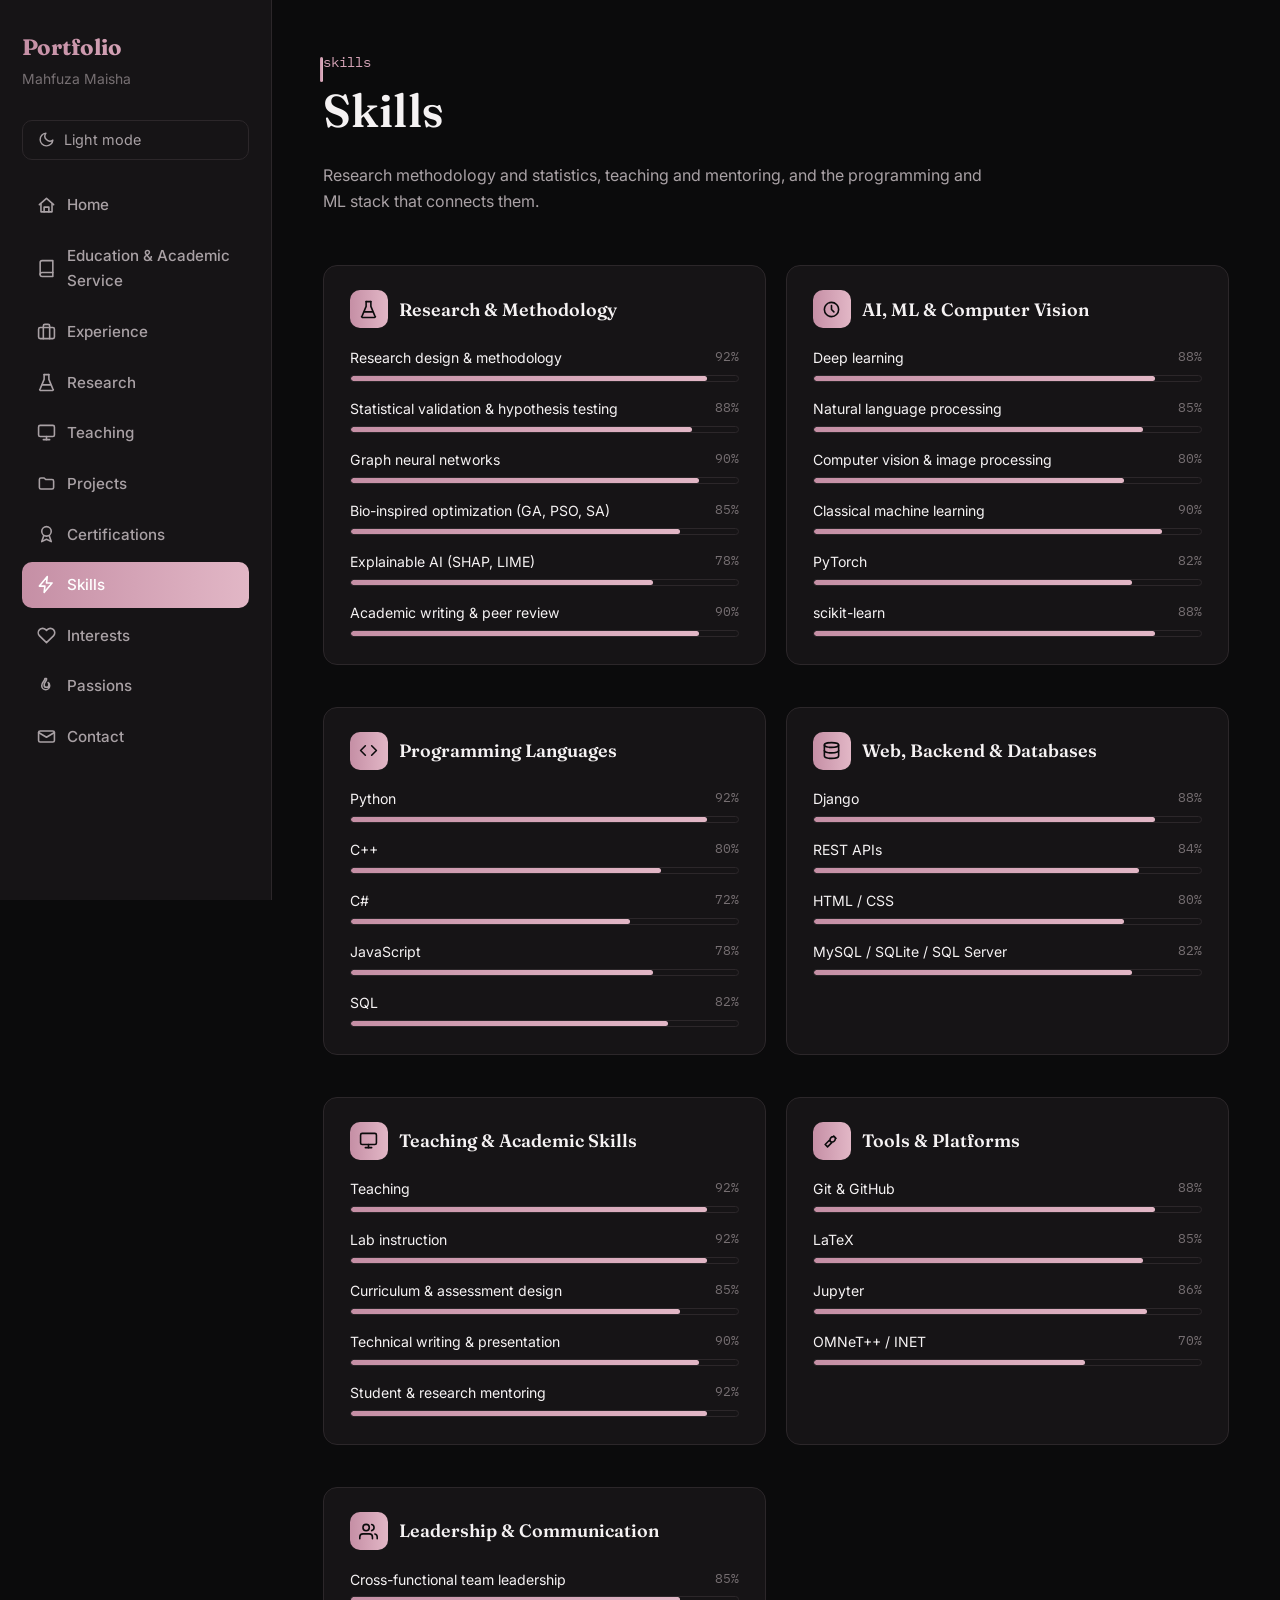
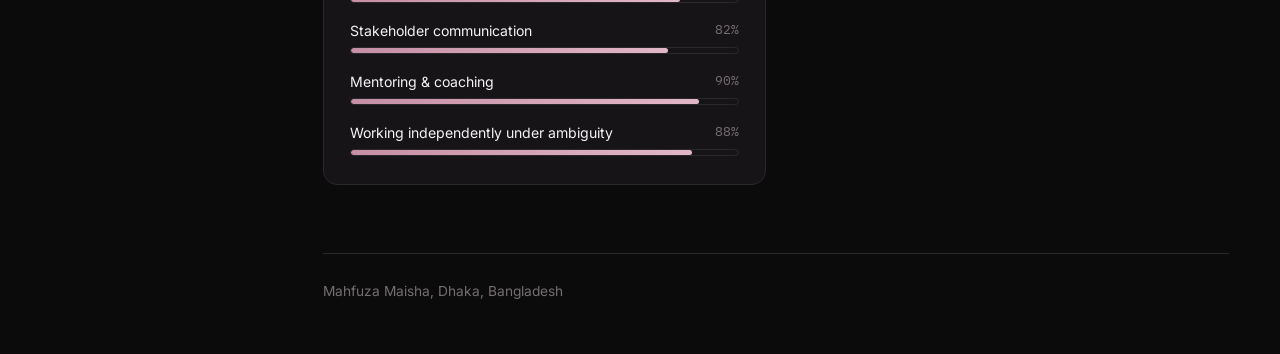
<file: skills.html>
<!doctype html>
<html lang="en">
<head>
<meta charset="utf-8">
<meta name="viewport" content="width=device-width, initial-scale=1">
<title>Skills | Mahfuza Maisha</title>
<meta name="description" content="Education and academic service of Mahfuza Maisha.">
<link rel="preconnect" href="https://fonts.googleapis.com">
<link rel="preconnect" href="https://fonts.gstatic.com" crossorigin>
<link href="https://fonts.googleapis.com/css2?family=Fraunces:wght@500;600;700&family=Inter:wght@400;500;600;700&family=IBM+Plex+Mono:wght@400;500&display=swap" rel="stylesheet">
<link rel="stylesheet" href="style.css">
</head>
<body>
<div class="app">
  <aside class="sidebar">
    <div class="brand gradient-text">Portfolio</div>
    <div class="brand-sub">Mahfuza Maisha</div>
    <ul class="nav-list">
          <li><a href="index.html"><svg viewBox="0 0 24 24" fill="none" stroke="currentColor" stroke-width="2" stroke-linecap="round" stroke-linejoin="round" ><path d="M3 11l9-8 9 8"/><path d="M5 10v10h14V10"/><path d="M9 20v-6h6v6"/></svg><span>Home</span></a></li>
          <li><a href="education.html"><svg viewBox="0 0 24 24" fill="none" stroke="currentColor" stroke-width="2" stroke-linecap="round" stroke-linejoin="round" ><path d="M4 19.5A2.5 2.5 0 0 1 6.5 17H20"/><path d="M6.5 2H20v20H6.5A2.5 2.5 0 0 1 4 19.5v-15A2.5 2.5 0 0 1 6.5 2z"/></svg><span>Education &amp; Academic Service</span></a></li>
          <li><a href="experience.html"><svg viewBox="0 0 24 24" fill="none" stroke="currentColor" stroke-width="2" stroke-linecap="round" stroke-linejoin="round" ><rect x="2" y="7" width="20" height="14" rx="2"/><path d="M16 21V5a2 2 0 0 0-2-2h-4a2 2 0 0 0-2 2v16"/></svg><span>Experience</span></a></li>
          <li><a href="research.html"><svg viewBox="0 0 24 24" fill="none" stroke="currentColor" stroke-width="2" stroke-linecap="round" stroke-linejoin="round" ><path d="M9 2v6L4 20a1 1 0 0 0 1 2h14a1 1 0 0 0 1-2L15 8V2"/><path d="M9 2h6"/><path d="M7 15h10"/></svg><span>Research</span></a></li>
          <li><a href="teaching.html"><svg viewBox="0 0 24 24" fill="none" stroke="currentColor" stroke-width="2" stroke-linecap="round" stroke-linejoin="round" ><rect x="2" y="3" width="20" height="14" rx="2"/><path d="M8 21h8"/><path d="M12 17v4"/></svg><span>Teaching</span></a></li>
          <li><a href="projects.html"><svg viewBox="0 0 24 24" fill="none" stroke="currentColor" stroke-width="2" stroke-linecap="round" stroke-linejoin="round" ><path d="M3 7a2 2 0 0 1 2-2h4l2 2h8a2 2 0 0 1 2 2v8a2 2 0 0 1-2 2H5a2 2 0 0 1-2-2V7z"/></svg><span>Projects</span></a></li>
          <li><a href="certifications.html"><svg viewBox="0 0 24 24" fill="none" stroke="currentColor" stroke-width="2" stroke-linecap="round" stroke-linejoin="round" ><circle cx="12" cy="8" r="6"/><path d="M8.5 13.5 6 21l6-3 6 3-2.5-7.5"/></svg><span>Certifications</span></a></li>
          <li><a href="skills.html" class="current"><svg viewBox="0 0 24 24" fill="none" stroke="currentColor" stroke-width="2" stroke-linecap="round" stroke-linejoin="round" ><path d="M13 2 3 14h7l-1 8 10-12h-7l1-8z"/></svg><span>Skills</span></a></li>
          <li><a href="interests.html"><svg viewBox="0 0 24 24" fill="none" stroke="currentColor" stroke-width="2" stroke-linecap="round" stroke-linejoin="round" ><path d="M20.8 4.6a5.5 5.5 0 0 0-7.8 0L12 5.6l-1-1a5.5 5.5 0 1 0-7.8 7.8l1 1L12 21l7.8-7.6 1-1a5.5 5.5 0 0 0 0-7.8z"/></svg><span>Interests</span></a></li>
          <li><a href="passions.html"><svg viewBox="0 0 24 24" fill="none" stroke="currentColor" stroke-width="2" stroke-linecap="round" stroke-linejoin="round" ><path d="M12 2c1 3-3 4-3 8a3 3 0 0 0 6 0c0-2-1-3-1-3s2 1 2 4a5 5 0 0 1-10 0c0-5 4-6 4-9z"/></svg><span>Passions</span></a></li>
          <li><a href="contact.html"><svg viewBox="0 0 24 24" fill="none" stroke="currentColor" stroke-width="2" stroke-linecap="round" stroke-linejoin="round" ><rect x="2" y="5" width="20" height="14" rx="2"/><path d="M2 7l10 6 10-6"/></svg><span>Contact</span></a></li>
    </ul>
    <button class="mode-toggle" type="button">
      <svg viewBox="0 0 24 24" fill="none" stroke="currentColor" stroke-width="2" stroke-linecap="round" stroke-linejoin="round" ><path d="M21 12.8A9 9 0 1 1 11.2 3 7 7 0 0 0 21 12.8z"/></svg>
      <span class="mode-label">Light mode</span>
    </button>
  </aside>
  <main class="main">
    <button class="sidebar-toggle" type="button"><svg viewBox="0 0 24 24" fill="none" stroke="currentColor" stroke-width="2" stroke-linecap="round" stroke-linejoin="round" ><path d="M3 6h18M3 12h18M3 18h18"/></svg> Menu</button>
    <div class="main-inner">
      <div class="page-intro">
        <p class="eyebrow">skills</p>
        <h1>Skills</h1>
        <p>Research methodology and statistics, teaching and mentoring, and the programming and ML stack that connects them.</p>
      </div>

      <div class="skills-grid">
        <div class="skill-group">
          <div class="skill-group-head">
            <span class="icon-tile"><svg viewBox="0 0 24 24" fill="none" stroke="currentColor" stroke-width="2" stroke-linecap="round" stroke-linejoin="round"><path d="M9 2v6L4 20a1 1 0 0 0 1 2h14a1 1 0 0 0 1-2L15 8V2"/><path d="M9 2h6"/><path d="M7 15h10"/></svg></span>
            <h3>Research &amp; Methodology</h3>
          </div>
          <div class="skill-row">
            <div class="skill-row-top"><span>Research design &amp; methodology</span><span class="lvl">92%</span></div>
            <div class="skill-bar"><span style="width:92%;"></span></div>
          </div>
          <div class="skill-row">
            <div class="skill-row-top"><span>Statistical validation &amp; hypothesis testing</span><span class="lvl">88%</span></div>
            <div class="skill-bar"><span style="width:88%;"></span></div>
          </div>
          <div class="skill-row">
            <div class="skill-row-top"><span>Graph neural networks</span><span class="lvl">90%</span></div>
            <div class="skill-bar"><span style="width:90%;"></span></div>
          </div>
          <div class="skill-row">
            <div class="skill-row-top"><span>Bio-inspired optimization (GA, PSO, SA)</span><span class="lvl">85%</span></div>
            <div class="skill-bar"><span style="width:85%;"></span></div>
          </div>
          <div class="skill-row">
            <div class="skill-row-top"><span>Explainable AI (SHAP, LIME)</span><span class="lvl">78%</span></div>
            <div class="skill-bar"><span style="width:78%;"></span></div>
          </div>
          <div class="skill-row">
            <div class="skill-row-top"><span>Academic writing &amp; peer review</span><span class="lvl">90%</span></div>
            <div class="skill-bar"><span style="width:90%;"></span></div>
          </div>
        </div>
        <div class="skill-group">
          <div class="skill-group-head">
            <span class="icon-tile"><svg viewBox="0 0 24 24" fill="none" stroke="currentColor" stroke-width="2" stroke-linecap="round" stroke-linejoin="round"><circle cx="12" cy="12" r="9"/><path d="M12 7v5l3 3"/></svg></span>
            <h3>AI, ML &amp; Computer Vision</h3>
          </div>
          <div class="skill-row">
            <div class="skill-row-top"><span>Deep learning</span><span class="lvl">88%</span></div>
            <div class="skill-bar"><span style="width:88%;"></span></div>
          </div>
          <div class="skill-row">
            <div class="skill-row-top"><span>Natural language processing</span><span class="lvl">85%</span></div>
            <div class="skill-bar"><span style="width:85%;"></span></div>
          </div>
          <div class="skill-row">
            <div class="skill-row-top"><span>Computer vision &amp; image processing</span><span class="lvl">80%</span></div>
            <div class="skill-bar"><span style="width:80%;"></span></div>
          </div>
          <div class="skill-row">
            <div class="skill-row-top"><span>Classical machine learning</span><span class="lvl">90%</span></div>
            <div class="skill-bar"><span style="width:90%;"></span></div>
          </div>
          <div class="skill-row">
            <div class="skill-row-top"><span>PyTorch</span><span class="lvl">82%</span></div>
            <div class="skill-bar"><span style="width:82%;"></span></div>
          </div>
          <div class="skill-row">
            <div class="skill-row-top"><span>scikit-learn</span><span class="lvl">88%</span></div>
            <div class="skill-bar"><span style="width:88%;"></span></div>
          </div>
        </div>
        <div class="skill-group">
          <div class="skill-group-head">
            <span class="icon-tile"><svg viewBox="0 0 24 24" fill="none" stroke="currentColor" stroke-width="2" stroke-linecap="round" stroke-linejoin="round"><polyline points="16 18 22 12 16 6"/><polyline points="8 6 2 12 8 18"/></svg></span>
            <h3>Programming Languages</h3>
          </div>
          <div class="skill-row">
            <div class="skill-row-top"><span>Python</span><span class="lvl">92%</span></div>
            <div class="skill-bar"><span style="width:92%;"></span></div>
          </div>
          <div class="skill-row">
            <div class="skill-row-top"><span>C++</span><span class="lvl">80%</span></div>
            <div class="skill-bar"><span style="width:80%;"></span></div>
          </div>
          <div class="skill-row">
            <div class="skill-row-top"><span>C#</span><span class="lvl">72%</span></div>
            <div class="skill-bar"><span style="width:72%;"></span></div>
          </div>
          <div class="skill-row">
            <div class="skill-row-top"><span>JavaScript</span><span class="lvl">78%</span></div>
            <div class="skill-bar"><span style="width:78%;"></span></div>
          </div>
          <div class="skill-row">
            <div class="skill-row-top"><span>SQL</span><span class="lvl">82%</span></div>
            <div class="skill-bar"><span style="width:82%;"></span></div>
          </div>
        </div>
        <div class="skill-group">
          <div class="skill-group-head">
            <span class="icon-tile"><svg viewBox="0 0 24 24" fill="none" stroke="currentColor" stroke-width="2" stroke-linecap="round" stroke-linejoin="round"><ellipse cx="12" cy="5" rx="9" ry="3"/><path d="M3 5v14a9 3 0 0 0 18 0V5"/><path d="M3 12a9 3 0 0 0 18 0"/></svg></span>
            <h3>Web, Backend &amp; Databases</h3>
          </div>
          <div class="skill-row">
            <div class="skill-row-top"><span>Django</span><span class="lvl">88%</span></div>
            <div class="skill-bar"><span style="width:88%;"></span></div>
          </div>
          <div class="skill-row">
            <div class="skill-row-top"><span>REST APIs</span><span class="lvl">84%</span></div>
            <div class="skill-bar"><span style="width:84%;"></span></div>
          </div>
          <div class="skill-row">
            <div class="skill-row-top"><span>HTML / CSS</span><span class="lvl">80%</span></div>
            <div class="skill-bar"><span style="width:80%;"></span></div>
          </div>
          <div class="skill-row">
            <div class="skill-row-top"><span>MySQL / SQLite / SQL Server</span><span class="lvl">82%</span></div>
            <div class="skill-bar"><span style="width:82%;"></span></div>
          </div>
        </div>
        <div class="skill-group">
          <div class="skill-group-head">
            <span class="icon-tile"><svg viewBox="0 0 24 24" fill="none" stroke="currentColor" stroke-width="2" stroke-linecap="round" stroke-linejoin="round"><rect x="2" y="3" width="20" height="14" rx="2"/><path d="M8 21h8"/><path d="M12 17v4"/></svg></span>
            <h3>Teaching &amp; Academic Skills</h3>
          </div>
          <div class="skill-row">
            <div class="skill-row-top"><span>Teaching</span><span class="lvl">92%</span></div>
            <div class="skill-bar"><span style="width:92%;"></span></div>
          </div>
          <div class="skill-row">
            <div class="skill-row-top"><span>Lab instruction</span><span class="lvl">92%</span></div>
            <div class="skill-bar"><span style="width:92%;"></span></div>
          </div>
          <div class="skill-row">
            <div class="skill-row-top"><span>Curriculum &amp; assessment design</span><span class="lvl">85%</span></div>
            <div class="skill-bar"><span style="width:85%;"></span></div>
          </div>
          <div class="skill-row">
            <div class="skill-row-top"><span>Technical writing &amp; presentation</span><span class="lvl">90%</span></div>
            <div class="skill-bar"><span style="width:90%;"></span></div>
          </div>
          <div class="skill-row">
            <div class="skill-row-top"><span>Student &amp; research mentoring</span><span class="lvl">92%</span></div>
            <div class="skill-bar"><span style="width:92%;"></span></div>
          </div>
        </div>
        <div class="skill-group">
          <div class="skill-group-head">
            <span class="icon-tile"><svg viewBox="0 0 24 24" fill="none" stroke="currentColor" stroke-width="2" stroke-linecap="round" stroke-linejoin="round"><path d="M14.7 6.3a4 4 0 1 1-5.4 5.4L4 17l3 3 5.3-5.3a4 4 0 1 1 5.4-5.4z"/></svg></span>
            <h3>Tools &amp; Platforms</h3>
          </div>
          <div class="skill-row">
            <div class="skill-row-top"><span>Git &amp; GitHub</span><span class="lvl">88%</span></div>
            <div class="skill-bar"><span style="width:88%;"></span></div>
          </div>
          <div class="skill-row">
            <div class="skill-row-top"><span>LaTeX</span><span class="lvl">85%</span></div>
            <div class="skill-bar"><span style="width:85%;"></span></div>
          </div>
          <div class="skill-row">
            <div class="skill-row-top"><span>Jupyter</span><span class="lvl">86%</span></div>
            <div class="skill-bar"><span style="width:86%;"></span></div>
          </div>
          <div class="skill-row">
            <div class="skill-row-top"><span>OMNeT++ / INET</span><span class="lvl">70%</span></div>
            <div class="skill-bar"><span style="width:70%;"></span></div>
          </div>
        </div>
        <div class="skill-group">
          <div class="skill-group-head">
            <span class="icon-tile"><svg viewBox="0 0 24 24" fill="none" stroke="currentColor" stroke-width="2" stroke-linecap="round" stroke-linejoin="round"><path d="M17 21v-2a4 4 0 0 0-4-4H5a4 4 0 0 0-4 4v2"/><circle cx="9" cy="7" r="4"/><path d="M23 21v-2a4 4 0 0 0-3-3.87"/><path d="M16 3.13a4 4 0 0 1 0 7.75"/></svg></span>
            <h3>Leadership &amp; Communication</h3>
          </div>
          <div class="skill-row">
            <div class="skill-row-top"><span>Cross-functional team leadership</span><span class="lvl">85%</span></div>
            <div class="skill-bar"><span style="width:85%;"></span></div>
          </div>
          <div class="skill-row">
            <div class="skill-row-top"><span>Stakeholder communication</span><span class="lvl">82%</span></div>
            <div class="skill-bar"><span style="width:82%;"></span></div>
          </div>
          <div class="skill-row">
            <div class="skill-row-top"><span>Mentoring &amp; coaching</span><span class="lvl">90%</span></div>
            <div class="skill-bar"><span style="width:90%;"></span></div>
          </div>
          <div class="skill-row">
            <div class="skill-row-top"><span>Working independently under ambiguity</span><span class="lvl">88%</span></div>
            <div class="skill-bar"><span style="width:88%;"></span></div>
          </div>
        </div>

      </div>


      <footer class="site-footer">Mahfuza Maisha, Dhaka, Bangladesh</footer>

    </div>
  </main>
</div>
<script src="script.js"></script>
</body>
</html>
</file>
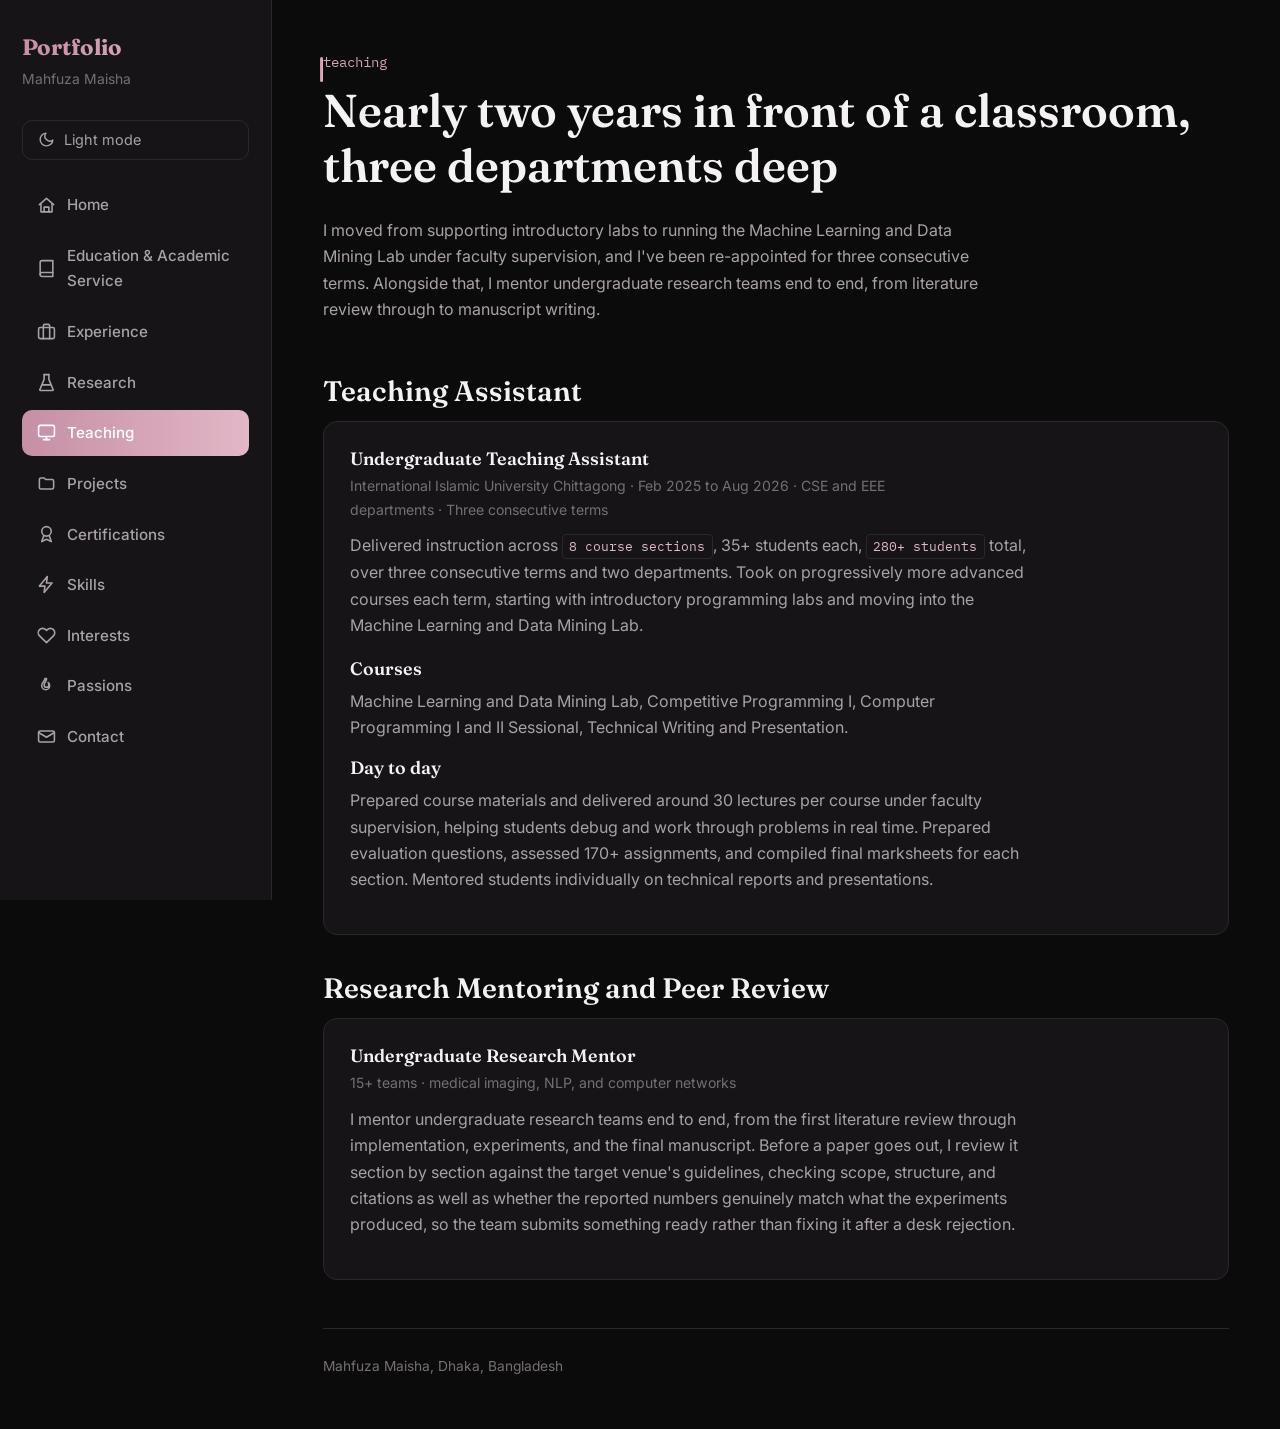
<file: teaching.html>
<!doctype html>
<html lang="en">
<head>
<meta charset="utf-8">
<meta name="viewport" content="width=device-width, initial-scale=1">
<title>Teaching | Mahfuza Maisha</title>
<meta name="description" content="Teaching experience of Mahfuza Maisha.">
<link rel="preconnect" href="https://fonts.googleapis.com">
<link rel="preconnect" href="https://fonts.gstatic.com" crossorigin>
<link href="https://fonts.googleapis.com/css2?family=Fraunces:wght@500;600;700&family=Inter:wght@400;500;600;700&family=IBM+Plex+Mono:wght@400;500&display=swap" rel="stylesheet">
<link rel="stylesheet" href="style.css">
</head>
<body>
<div class="app">
  <aside class="sidebar">
    <div class="brand gradient-text">Portfolio</div>
    <div class="brand-sub">Mahfuza Maisha</div>
    <ul class="nav-list">
          <li><a href="index.html"><svg viewBox="0 0 24 24" fill="none" stroke="currentColor" stroke-width="2" stroke-linecap="round" stroke-linejoin="round" ><path d="M3 11l9-8 9 8"/><path d="M5 10v10h14V10"/><path d="M9 20v-6h6v6"/></svg><span>Home</span></a></li>
          <li><a href="education.html"><svg viewBox="0 0 24 24" fill="none" stroke="currentColor" stroke-width="2" stroke-linecap="round" stroke-linejoin="round" ><path d="M4 19.5A2.5 2.5 0 0 1 6.5 17H20"/><path d="M6.5 2H20v20H6.5A2.5 2.5 0 0 1 4 19.5v-15A2.5 2.5 0 0 1 6.5 2z"/></svg><span>Education &amp; Academic Service</span></a></li>
          <li><a href="experience.html"><svg viewBox="0 0 24 24" fill="none" stroke="currentColor" stroke-width="2" stroke-linecap="round" stroke-linejoin="round" ><rect x="2" y="7" width="20" height="14" rx="2"/><path d="M16 21V5a2 2 0 0 0-2-2h-4a2 2 0 0 0-2 2v16"/></svg><span>Experience</span></a></li>
          <li><a href="research.html"><svg viewBox="0 0 24 24" fill="none" stroke="currentColor" stroke-width="2" stroke-linecap="round" stroke-linejoin="round" ><path d="M9 2v6L4 20a1 1 0 0 0 1 2h14a1 1 0 0 0 1-2L15 8V2"/><path d="M9 2h6"/><path d="M7 15h10"/></svg><span>Research</span></a></li>
          <li><a href="teaching.html" class="current"><svg viewBox="0 0 24 24" fill="none" stroke="currentColor" stroke-width="2" stroke-linecap="round" stroke-linejoin="round" ><rect x="2" y="3" width="20" height="14" rx="2"/><path d="M8 21h8"/><path d="M12 17v4"/></svg><span>Teaching</span></a></li>
          <li><a href="projects.html"><svg viewBox="0 0 24 24" fill="none" stroke="currentColor" stroke-width="2" stroke-linecap="round" stroke-linejoin="round" ><path d="M3 7a2 2 0 0 1 2-2h4l2 2h8a2 2 0 0 1 2 2v8a2 2 0 0 1-2 2H5a2 2 0 0 1-2-2V7z"/></svg><span>Projects</span></a></li>
          <li><a href="certifications.html"><svg viewBox="0 0 24 24" fill="none" stroke="currentColor" stroke-width="2" stroke-linecap="round" stroke-linejoin="round" ><circle cx="12" cy="8" r="6"/><path d="M8.5 13.5 6 21l6-3 6 3-2.5-7.5"/></svg><span>Certifications</span></a></li>
          <li><a href="skills.html"><svg viewBox="0 0 24 24" fill="none" stroke="currentColor" stroke-width="2" stroke-linecap="round" stroke-linejoin="round" ><path d="M13 2 3 14h7l-1 8 10-12h-7l1-8z"/></svg><span>Skills</span></a></li>
          <li><a href="interests.html"><svg viewBox="0 0 24 24" fill="none" stroke="currentColor" stroke-width="2" stroke-linecap="round" stroke-linejoin="round" ><path d="M20.8 4.6a5.5 5.5 0 0 0-7.8 0L12 5.6l-1-1a5.5 5.5 0 1 0-7.8 7.8l1 1L12 21l7.8-7.6 1-1a5.5 5.5 0 0 0 0-7.8z"/></svg><span>Interests</span></a></li>
          <li><a href="passions.html"><svg viewBox="0 0 24 24" fill="none" stroke="currentColor" stroke-width="2" stroke-linecap="round" stroke-linejoin="round" ><path d="M12 2c1 3-3 4-3 8a3 3 0 0 0 6 0c0-2-1-3-1-3s2 1 2 4a5 5 0 0 1-10 0c0-5 4-6 4-9z"/></svg><span>Passions</span></a></li>
          <li><a href="contact.html"><svg viewBox="0 0 24 24" fill="none" stroke="currentColor" stroke-width="2" stroke-linecap="round" stroke-linejoin="round" ><rect x="2" y="5" width="20" height="14" rx="2"/><path d="M2 7l10 6 10-6"/></svg><span>Contact</span></a></li>
    </ul>
    <button class="mode-toggle" type="button">
      <svg viewBox="0 0 24 24" fill="none" stroke="currentColor" stroke-width="2" stroke-linecap="round" stroke-linejoin="round" ><path d="M21 12.8A9 9 0 1 1 11.2 3 7 7 0 0 0 21 12.8z"/></svg>
      <span class="mode-label">Light mode</span>
    </button>
  </aside>
  <main class="main">
    <button class="sidebar-toggle" type="button"><svg viewBox="0 0 24 24" fill="none" stroke="currentColor" stroke-width="2" stroke-linecap="round" stroke-linejoin="round" ><path d="M3 6h18M3 12h18M3 18h18"/></svg> Menu</button>
    <div class="main-inner">

      <div class="page-intro">
        <p class="eyebrow">teaching</p>
        <h1>Nearly two years in front of a classroom, three departments deep</h1>
        <p>I moved from supporting introductory labs to running the Machine Learning and Data Mining Lab under faculty supervision, and I've been re-appointed for three consecutive terms. Alongside that, I mentor undergraduate research teams end to end, from literature review through to manuscript writing.</p>
      </div>

      <h2>Teaching Assistant</h2>
      <div class="entry">
        <div class="entry-head"><h3>Undergraduate Teaching Assistant</h3></div>
        <p class="entry-meta">International Islamic University Chittagong · Feb 2025 to Aug 2026 · CSE and EEE departments · Three consecutive terms</p>
        <p>Delivered instruction across <span class="note">8 course sections</span>, 35+ students each, <span class="note">280+ students</span> total, over three consecutive terms and two departments. Took on progressively more advanced courses each term, starting with introductory programming labs and moving into the Machine Learning and Data Mining Lab.</p>
        <h3 style="margin-top:1.2rem;">Courses</h3>
        <p>Machine Learning and Data Mining Lab, Competitive Programming I, Computer Programming I and II Sessional, Technical Writing and Presentation.</p>
        <h3>Day to day</h3>
        <p>Prepared course materials and delivered around 30 lectures per course under faculty supervision, helping students debug and work through problems in real time. Prepared evaluation questions, assessed 170+ assignments, and compiled final marksheets for each section. Mentored students individually on technical reports and presentations.</p>
      </div>

      <h2 style="margin-top:2.2rem;">Research Mentoring and Peer Review</h2>
      <div class="entry">
        <div class="entry-head"><h3>Undergraduate Research Mentor</h3></div>
        <p class="entry-meta">15+ teams · medical imaging, NLP, and computer networks</p>
        <p>I mentor undergraduate research teams end to end, from the first literature review through implementation, experiments, and the final manuscript. Before a paper goes out, I review it section by section against the target venue's guidelines, checking scope, structure, and citations as well as whether the reported numbers genuinely match what the experiments produced, so the team submits something ready rather than fixing it after a desk rejection.</p>
      </div>

      <footer class="site-footer">Mahfuza Maisha, Dhaka, Bangladesh</footer>

    </div>
  </main>
</div>
<script src="script.js"></script>
</body>
</html>
</file>
<file: style.css>
/* ============================================================
   Mahfuza Maisha | Portfolio (sidebar / dark-first theme)
   ============================================================ */

:root{
  --bg: #0b0b0c;
  --bg-raised: #161416;
  --bg-card: #161416;
  --border: #2c272a;
  --text: #f5f2f3;
  --text-soft: #a9a1a5;
  --text-faint: #766f72;
  --accent-1: #c58fa5;
  --accent-2: #d4a3b6;
  --accent-3: #e2b7c6;
  --accent-1-rgb: 197,143,165;
  --accent-2-rgb: 212,163,182;
  --accent-3-rgb: 226,183,198;
  --grad: linear-gradient(90deg, var(--accent-1), var(--accent-2), var(--accent-3));
  --grad-soft: linear-gradient(135deg, rgba(var(--accent-1-rgb),0.16), rgba(var(--accent-2-rgb),0.14), rgba(var(--accent-3-rgb),0.12));
  --sans: "Inter", -apple-system, BlinkMacSystemFont, "Segoe UI", sans-serif;
  --serif: "Fraunces", Georgia, serif;
  --mono: "IBM Plex Mono", "SFMono-Regular", Consolas, monospace;
  --sidebar-w: 272px;
}

body.light{
  --bg: #f7f4f5;
  --bg-raised: #ffffff;
  --bg-card: #ffffff;
  --border: #ded6da;
  --text: #211d20;
  --text-soft: #6f676c;
  --text-faint: #948d91;
  --accent-1: #9e637c;
  --accent-2: #b27991;
  --accent-3: #c58fa5;
  --accent-1-rgb: 158,99,124;
  --accent-2-rgb: 178,121,145;
  --accent-3-rgb: 197,143,165;
}

.main-inner{ position: relative; }
.page-intro{ position: relative; }
.page-intro::before{
  content: "";
  position: absolute;
  left: -3px;
  top: 0.35em;
  width: 3px;
  height: 1.6em;
  background: var(--grad);
  border-radius: 2px;
}
.page-intro h1{ padding-left: 0; }

*{ box-sizing: border-box; }
html{ scroll-behavior: smooth; }
@media (prefers-reduced-motion: reduce){
  html{ scroll-behavior: auto; }
  *{ animation-duration: 0.001ms !important; transition-duration: 0.001ms !important; }
}

/* ---------- Motion: theme transitions, hover lift, scroll reveal ---------- */

body,
.sidebar, .nav-list a, .mode-toggle,
.card, .cert-card, .tile-card, .tile-card2, .skill-group,
.entry, .role-block, .stat-grid > div, .btn, .icon-tile,
input, textarea{
  transition: background-color 0.3s ease, border-color 0.3s ease, color 0.3s ease,
              transform 0.25s ease, box-shadow 0.25s ease, filter 0.15s ease;
}

.nav-list a:hover{ transform: translateX(3px); }

.card:hover, .cert-card:hover, .tile-card2:hover, .tile-card:hover, .skill-group:hover{
  transform: translateY(-4px);
  box-shadow: 0 14px 28px rgba(0,0,0,0.16);
  border-color: var(--accent-2);
}

.card:hover .icon-tile{ transform: scale(1.08) rotate(-4deg); }

.btn:hover{ transform: translateY(-2px); }
.btn:active{ transform: translateY(0); }

.mode-toggle svg{ transition: transform 0.4s ease; }
body.light .mode-toggle svg{ transform: rotate(180deg); }

/* Scroll-reveal: JS adds .reveal on load, then .reveal-in once in view.
   No-JS visitors never get .reveal, so content stays visible by default. */
.reveal{ opacity: 0; transform: translateY(18px); transition: opacity 0.6s ease, transform 0.6s ease; }
.reveal.reveal-in{ opacity: 1; transform: translateY(0); }

.skill-bar > span{ transition: width 1s ease; }

body{
  margin: 0;
  background: var(--bg);
  color: var(--text);
  font-family: var(--sans);
  font-size: 16px;
  line-height: 1.65;
  -webkit-font-smoothing: antialiased;
}

a{ color: var(--accent-1); text-decoration: none; }
a:hover{ text-decoration: underline; }
a:focus-visible, button:focus-visible{ outline: 2px solid var(--accent-2); outline-offset: 3px; }

img{ max-width: 100%; display: block; }

h1,h2,h3{ font-family: var(--serif); font-weight: 600; line-height: 1.2; margin: 0 0 0.5em; }
h1{ font-size: clamp(2rem, 3.6vw, 2.9rem); }
h2{ font-size: clamp(1.4rem, 2.2vw, 1.8rem); }
h3{ font-size: 1.12rem; font-weight: 600; }

p{ margin: 0 0 1em; color: var(--text-soft); max-width: 68ch; }
.mono{ font-family: var(--mono); font-size: 0.85em; }

.gradient-text{
  background: var(--grad);
  -webkit-background-clip: text;
  background-clip: text;
  color: transparent;
}

/* ---------- Layout shell ---------- */

.app{
  display: flex;
  min-height: 100vh;
}

.sidebar{
  width: var(--sidebar-w);
  flex-shrink: 0;
  background: var(--bg-raised);
  border-right: 1px solid var(--border);
  padding: 1.8rem 1.4rem;
  display: flex;
  flex-direction: column;
  position: sticky;
  top: 0;
  height: 100vh;
  overflow-y: auto;
}

.sidebar .brand{
  font-family: var(--serif);
  font-size: 1.4rem;
  font-weight: 700;
  margin-bottom: 0.15rem;
}

.sidebar .brand-sub{
  font-size: 0.87rem;
  color: var(--text-faint);
  margin-bottom: 1.8rem;
}

.nav-list{
  list-style: none;
  margin: 0;
  padding: 0;
  display: flex;
  flex-direction: column;
  gap: 0.3rem;
  flex: 1;
  order: 2;
}

.nav-list a{
  display: flex;
  align-items: center;
  gap: 0.7rem;
  padding: 0.65rem 0.9rem;
  border-radius: 10px;
  color: var(--text-soft);
  font-size: 0.95rem;
  font-weight: 500;
  text-decoration: none;
}

.nav-list a:hover{ background: var(--bg-card); color: var(--text); }

.nav-list a.current{
  background: var(--grad);
  color: #fff;
}

.nav-list svg{ width: 19px; height: 19px; flex-shrink: 0; }

.mode-toggle{
  order: 1;
  margin-bottom: 1.4rem;
  background: var(--bg-card);
  border: 1px solid var(--border);
  color: var(--text-soft);
  border-radius: 10px;
  padding: 0.65rem 0.9rem;
  font-size: 0.9rem;
  font-family: var(--sans);
  display: flex;
  align-items: center;
  gap: 0.6rem;
  cursor: pointer;
}
.mode-toggle:hover{ color: var(--text); }
.mode-toggle svg{ width: 17px; height: 17px; }

.sidebar-close{ display: none; }
.mobile-topbar{ display: none; }
.mobile-theme-toggle{ display: none; }

.sidebar-toggle{
  display: none;
}

.main{
  flex: 1;
  min-width: 0;
  padding: clamp(1.5rem, 4vw, 3.2rem);
}

.main-inner{ max-width: 980px; }

@media (max-width: 880px){
  .sidebar{
    position: fixed;
    left: 0; top: 0; bottom: 0;
    z-index: 40;
    transform: translateX(-100%);
    transition: transform 0.2s ease;
    box-shadow: 8px 0 30px rgba(0,0,0,0.35);
  }
  .sidebar.open{ transform: translateX(0); }
  .sidebar-close{
    display: flex;
    align-items: center;
    justify-content: center;
    position: absolute;
    top: 1.3rem;
    right: 1.3rem;
    width: 34px;
    height: 34px;
    background: var(--bg-card);
    border: 1px solid var(--border);
    color: var(--text-soft);
    border-radius: 8px;
    cursor: pointer;
  }
  .sidebar-close:hover{ color: var(--text); }
  .sidebar-close svg{ width: 16px; height: 16px; }
  .mobile-topbar{
    display: flex;
    align-items: center;
    gap: 0.6rem;
    position: sticky;
    top: 0;
    z-index: 30;
    margin-bottom: 1.2rem;
  }
  .mobile-theme-toggle{
    display: flex;
    align-items: center;
    justify-content: center;
    flex-shrink: 0;
    width: 40px;
    height: 40px;
    background: var(--bg-raised);
    border: 1px solid var(--border);
    color: var(--text);
    border-radius: 8px;
    cursor: pointer;
  }
  .mobile-theme-toggle svg{ width: 18px; height: 18px; transition: transform 0.4s ease; }
  body.light .mobile-theme-toggle svg{ transform: rotate(180deg); }
  .sidebar-toggle{
    display: flex;
    align-items: center;
    gap: 0.5rem;
    flex: 1;
    background: var(--bg-raised);
    border: 1px solid var(--border);
    color: var(--text);
    border-radius: 8px;
    padding: 0.5rem 0.8rem;
    font-family: var(--sans);
    font-size: 0.92rem;
    cursor: pointer;
  }
  .sidebar-toggle svg{ width: 18px; height: 18px; flex-shrink: 0; }
  .main{ padding: 1.2rem; }
}

@media (max-width: 520px){
  body{ font-size: 15px; }
  .sidebar{ width: 82vw; max-width: 300px; padding: 1.4rem 1.1rem; }
  .hero{ text-align: left; gap: 1.5rem; }
  .hero-photo-wrap{ width: 130px; height: 130px; }
  .btn-row{ flex-direction: column; align-items: stretch; }
  .btn{ text-align: center; }
  .card-grid, .cert-grid, .tile-grid{ grid-template-columns: 1fr; }
  .stat-grid{ grid-template-columns: repeat(2, 1fr); }
  .entry, .card, .cert-card .cert-body{ padding: 1.1rem; }
  .entry-head, .tl-head, .role-head{ flex-direction: column; align-items: flex-start; gap: 0.3rem; }
  .correspondence{ gap: 2rem; }
  table.compact th, table.compact td{ font-size: 0.86rem; }
}

@media (max-width: 340px){
  .sidebar{ width: 88vw; }
}

@media (max-width: 760px){
  .hero{ flex-direction: column; }
  .hero-photo-wrap{ order: -1; align-self: center; margin-bottom: 0.4rem; }
}

/* ---------- Hero ---------- */

.hero{
  display: flex;
  gap: clamp(2rem, 5vw, 4rem);
  align-items: center;
  padding: clamp(1.5rem, 4vw, 3rem) 0 clamp(2.5rem, 5vw, 3.5rem);
  flex-wrap: wrap;
}

.hero-text{ flex: 1 1 380px; }

.hero .eyebrow{
  font-family: var(--mono);
  font-size: 0.85rem;
  color: var(--accent-2);
  margin-bottom: 0.9rem;
}

.hero h1{ margin-bottom: 0.6rem; }
.hero .role-line{
  font-size: 1.05rem;
  color: var(--text);
  margin-bottom: 1.1rem;
  font-weight: 500;
}

.hero-photo-wrap{
  flex: 0 0 auto;
  width: clamp(180px, 24vw, 260px);
  height: clamp(180px, 24vw, 260px);
  border-radius: 50%;
  padding: 4px;
  background: var(--grad);
}

.hero-photo-wrap img{
  width: 100%;
  height: 100%;
  border-radius: 50%;
  object-fit: cover;
  border: 4px solid var(--bg);
}

.btn-row{ display: flex; gap: 0.9rem; flex-wrap: wrap; margin-top: 1.3rem; }

.btn{
  display: inline-block;
  font-family: var(--sans);
  font-weight: 600;
  font-size: 0.94rem;
  padding: 0.7rem 1.3rem;
  border-radius: 9px;
  text-decoration: none;
  border: 1px solid transparent;
}
.btn:hover{ text-decoration: none; }
.btn.primary{ background: var(--grad); color: #fff; }
.btn.primary:hover{ filter: brightness(1.08); }
.btn.ghost{ border-color: var(--border); color: var(--text); background: var(--bg-card); }
.btn.ghost:hover{ border-color: var(--accent-2); }

/* ---------- Card grid ---------- */

.card-grid{
  display: grid;
  grid-template-columns: repeat(auto-fit, minmax(230px, 1fr));
  gap: 1.1rem;
  margin: 1.5rem 0 2.5rem;
}

.card{
  background: var(--bg-card);
  border: 1px solid var(--border);
  border-radius: 14px;
  padding: 1.5rem;
}

.card .icon-tile{
  width: 44px; height: 44px;
  border-radius: 12px;
  background: var(--grad);
  display: flex; align-items: center; justify-content: center;
  margin-bottom: 1rem;
}
.card .icon-tile svg{ width: 22px; height: 22px; color: #fff; }

.card h3{ margin-bottom: 0.4rem; }
.card p{ margin: 0; font-size: 0.93rem; }
.card a{ font-size: 0.9rem; }

.openings-grid{ grid-template-columns: repeat(auto-fit, minmax(260px, 1fr)); }
.openings-grid h3{ font-size: 1.02rem; }

.stat-grid{
  display: grid;
  grid-template-columns: repeat(auto-fit, minmax(140px, 1fr));
  gap: 1px;
  background: var(--border);
  border: 1px solid var(--border);
  border-radius: 14px;
  overflow: hidden;
  margin: 1.5rem 0 2.5rem;
}
.stat-grid > div{ background: var(--bg-card); padding: 1.3rem 1.2rem; }
.stat-grid .num{
  font-family: var(--serif);
  font-size: 1.9rem;
  font-weight: 600;
  display: block;
  background: var(--grad);
  -webkit-background-clip: text;
  background-clip: text;
  color: transparent;
  margin-bottom: 0.25rem;
}
.stat-grid .label{ font-size: 0.85rem; color: var(--text-soft); }

/* ---------- Page intro ---------- */

.page-intro{ padding: 0 0 clamp(1.5rem, 3vw, 2.2rem); }
.page-intro .eyebrow{
  font-family: var(--mono);
  font-size: 0.85rem;
  color: var(--accent-2);
  margin-bottom: 0.6rem;
}

/* ---------- Timeline entries (Education / Experience) ---------- */

.timeline{ position: relative; padding-left: 1.6rem; border-left: 2px solid var(--border); }

.tl-entry{ position: relative; padding-bottom: 2.2rem; }
.tl-entry:last-child{ padding-bottom: 0; }
.tl-entry::before{
  content:"";
  position: absolute;
  left: -1.98rem;
  top: 0.3rem;
  width: 12px; height: 12px;
  border-radius: 50%;
  background: var(--grad);
  border: 2px solid var(--bg);
}

.tl-head{ display: flex; flex-wrap: wrap; justify-content: space-between; gap: 0.4rem 1.2rem; margin-bottom: 0.3rem; }
.tl-head h3{ margin-bottom: 0; }
.tl-date{ font-family: var(--mono); font-size: 0.8rem; color: var(--accent-2); white-space: nowrap; }
.tl-meta{ font-size: 0.9rem; color: var(--text-faint); margin-bottom: 0.5rem; }

/* ---------- Entries: publications / projects ---------- */

.entry{
  background: var(--bg-card);
  border: 1px solid var(--border);
  border-radius: 14px;
  padding: 1.6rem;
  margin-bottom: 1.4rem;
}

.entry-head{ display: flex; flex-wrap: wrap; justify-content: space-between; gap: 0.4rem 1.2rem; margin-bottom: 0.3rem; }
.entry-head h3{ margin-bottom: 0; }
.entry-venue{ font-family: var(--mono); font-size: 0.8rem; color: var(--accent-2); white-space: nowrap; }
.entry-meta{ font-size: 0.88rem; color: var(--text-faint); margin-bottom: 0.7rem; }

.impact{
  border-left: 3px solid var(--accent-2);
  background: var(--grad-soft);
  border-radius: 0 8px 8px 0;
  padding: 0.75rem 1rem;
  margin-top: 0.8rem;
}
.impact .impact-label{
  font-family: var(--mono);
  font-size: 0.72rem;
  letter-spacing: 0.04em;
  text-transform: uppercase;
  color: var(--accent-3);
  display: block;
  margin-bottom: 0.3rem;
}
.impact p{ margin: 0; font-size: 0.92rem; color: var(--text); }

.tag-row{ display: flex; flex-wrap: wrap; gap: 0.4rem; margin-top: 0.8rem; }
.tag{
  font-family: var(--mono);
  font-size: 0.74rem;
  color: var(--text);
  background: var(--bg-raised);
  border: 1px solid var(--border);
  padding: 0.18rem 0.6rem;
  border-radius: 999px;
}

.status{
  font-family: var(--mono);
  font-size: 0.74rem;
  padding: 0.18rem 0.6rem;
  border-radius: 999px;
  border: 1px solid var(--border);
  white-space: nowrap;
}
.status.published{ color: var(--accent-1); background: rgba(var(--accent-1-rgb),0.12); border-color: rgba(var(--accent-1-rgb),0.35); }
.status.review{ color: var(--accent-3); background: rgba(var(--accent-3-rgb),0.12); border-color: rgba(var(--accent-3-rgb),0.35); }
.status.progress{ color: var(--text-faint); }

.note{
  display: inline-flex;
  font-family: var(--mono);
  font-size: 0.82em;
  color: var(--accent-3);
  background: var(--bg-raised);
  border: 1px solid var(--border);
  border-radius: 4px;
  padding: 0.05em 0.5em;
  white-space: nowrap;
}

/* ---------- Certification cards ---------- */

.cert-grid{
  display: grid;
  grid-template-columns: repeat(auto-fit, minmax(280px, 1fr));
  gap: 1.3rem;
  margin: 1.2rem 0 2.6rem;
}

.cert-card{
  background: var(--bg-card);
  border: 1px solid var(--border);
  border-radius: 14px;
  overflow: hidden;
}

.cert-card img{
  width: 100%;
  aspect-ratio: 4/3;
  object-fit: cover;
  border-bottom: 1px solid var(--border);
  background: var(--bg-raised);
}

.cert-card .cert-body{ padding: 1.1rem 1.2rem 1.3rem; }
.cert-card h3{ font-size: 1rem; margin-bottom: 0.3rem; }
.cert-card .cert-org{ font-size: 0.85rem; color: var(--text-faint); margin-bottom: 0.5rem; }
.cert-card p{ font-size: 0.88rem; margin: 0; }
.cert-card .cert-date{
  font-family: var(--mono);
  font-size: 0.76rem;
  color: var(--accent-2);
  margin-top: 0.6rem;
  display: block;
}

.cert-group-title{
  margin: 2.2rem 0 0.2rem;
}
.cert-group-title:first-of-type{ margin-top: 0; }

/* ---------- Contact ---------- */

.correspondence{
  display: grid;
  grid-template-columns: 1.1fr 0.9fr;
  gap: clamp(1.5rem, 4vw, 3rem);
}
@media (max-width: 760px){ .correspondence{ grid-template-columns: 1fr; } }

.field-line{
  display: flex;
  gap: 0.9rem;
  padding: 0.6rem 0;
  border-bottom: 1px solid var(--border);
  font-size: 0.95rem;
}
.field-line:last-child{ border-bottom: none; }
.field-line dt{ font-family: var(--mono); font-size: 0.78rem; color: var(--accent-2); min-width: 8em; padding-top: 0.15em; }
.field-line dd{ margin: 0; color: var(--text); }

.openings-list{ list-style: none; margin: 0; padding: 0; }
.openings-list li{ padding: 0.85rem 0; border-bottom: 1px solid var(--border); }
.openings-list li:last-child{ border-bottom: none; }
.openings-list .role{ font-family: var(--serif); font-size: 1.02rem; color: var(--text); display: block; margin-bottom: 0.2rem; }

.pending{
  border: 1.5px dashed var(--border);
  background: var(--bg-card);
  color: var(--text-faint);
  padding: 0.9rem 1.1rem;
  border-radius: 10px;
  font-size: 0.88rem;
  margin-bottom: 1.2rem;
}

/* ---------- Footer ---------- */

.site-footer{
  border-top: 1px solid var(--border);
  margin-top: 3rem;
  padding-top: 1.6rem;
  color: var(--text-faint);
  font-size: 0.86rem;
}

/* ---------- Skills page ---------- */

.skill-group{
  background: var(--bg-card);
  border: 1px solid var(--border);
  border-radius: 14px;
  padding: 1.5rem 1.6rem 1.7rem;
  margin-bottom: 1.3rem;
}
.skill-group-head{ display:flex; align-items:center; gap:0.7rem; margin-bottom: 1.1rem; }
.skill-group-head .icon-tile{ width:38px; height:38px; border-radius:10px; background: var(--grad); display:flex; align-items:center; justify-content:center; flex-shrink:0; }
.skill-group-head .icon-tile svg{ width:19px; height:19px; color:#0b0b0c; }
.skill-group-head h3{ margin:0; }
.skill-row{ margin-bottom: 0.95rem; }
.skill-row:last-child{ margin-bottom:0; }
.skill-row-top{ display:flex; justify-content:space-between; font-size:0.88rem; margin-bottom:0.35rem; }
.skill-row-top .lvl{ color: var(--text-faint); font-family: var(--mono); font-size:0.8rem; }
.skill-bar{ height:7px; border-radius:999px; background: var(--bg-raised); border:1px solid var(--border); overflow:hidden; }
.skill-bar > span{ display:block; height:100%; border-radius:999px; background: var(--grad); }
.skills-grid{ display:grid; grid-template-columns: repeat(auto-fit, minmax(300px,1fr)); gap:1.3rem; }
.skills-audience{ display:flex; flex-wrap:wrap; gap:0.5rem; margin: 0.4rem 0 2rem; }
.audience-pill{
  font-family: var(--mono); font-size:0.78rem; color: var(--text);
  background: var(--bg-card); border:1px solid var(--border); border-radius:999px;
  padding: 0.35rem 0.85rem;
}

/* ---------- Interests / Passions ---------- */

.tile-grid{
  display:grid;
  grid-template-columns: repeat(auto-fit, minmax(230px,1fr));
  gap: 1.2rem;
  margin: 1.2rem 0 2.4rem;
}
.tile-card{
  position: relative;
  border-radius: 14px;
  overflow: hidden;
  border: 1px solid var(--border);
  min-height: 190px;
  display:flex; flex-direction:column; justify-content:flex-end;
  background-size: cover;
  background-position: center;
}
.tile-card::before{
  content:"";
  position:absolute; inset:0;
  background: linear-gradient(180deg, rgba(11,11,12,0.15) 20%, rgba(8,8,9,0.92) 100%);
}
.tile-card .tile-body{ position:relative; padding: 1.1rem 1.1rem 1.2rem; color:#fff; }
.tile-card .tile-icon{
  width:34px; height:34px; border-radius:9px; background: var(--grad);
  display:flex; align-items:center; justify-content:center; margin-bottom:0.6rem;
}
.tile-card .tile-icon svg{ width:17px; height:17px; color:#0b0b0c; }
.tile-card h3{ color:#fff; font-size:1.02rem; margin-bottom:0.25rem; }
.tile-card p{ color: rgba(255,255,255,0.82); font-size:0.86rem; margin:0; max-width:none; }

/* icon-forward tile (v2, no photo dependency) */
.tile-card2{
  border-radius: 14px;
  border: 1px solid var(--border);
  overflow: hidden;
  background: var(--bg-card);
  display: flex;
  flex-direction: column;
}
.tile-card2 .tile-visual{
  height: 92px;
  display: flex; align-items: center; justify-content: center;
  position: relative;
}
.tile-card2.hue-a .tile-visual{ background: linear-gradient(135deg, var(--accent-1), var(--accent-2)); }
.tile-card2.hue-b .tile-visual{ background: linear-gradient(135deg, var(--accent-2), var(--accent-3)); }
.tile-card2.hue-c .tile-visual{ background: linear-gradient(135deg, var(--accent-3), var(--accent-1)); }
.tile-card2 .tile-visual svg{ width: 30px; height: 30px; color: rgba(11,11,12,0.85); }
.tile-card2 .tile-body2{ padding: 1rem 1.1rem 1.2rem; }
.tile-card2 h3{ color: var(--text); font-size: 0.98rem; margin-bottom: 0.3rem; }
.tile-card2 p{ color: var(--text-soft); font-size: 0.86rem; margin: 0; max-width: none; }

/* ---------- Experience: achievements/responsibilities blocks ---------- */

.role-head{ display:flex; flex-wrap:wrap; justify-content:space-between; gap:0.4rem 1rem; margin: 2rem 0 0.2rem; }
.role-head:first-of-type{ margin-top:0; }
.role-head h3{ margin-bottom:0; }
.role-date{ font-family: var(--mono); font-size:0.8rem; color: var(--accent-2); white-space:nowrap; }
.sub-tag{
  font-family: var(--mono); text-transform:uppercase; letter-spacing:0.04em;
  font-size:0.7rem; color: var(--accent-1); margin: 0.9rem 0 0.5rem; display:block;
}
.info-list{ margin:0 0 0.4rem; padding-left: 1.1rem; color: var(--text-soft); }
.info-list li{ margin-bottom:0.4rem; font-size:0.93rem; }
.info-list li:last-child{ margin-bottom:0; }
.role-block{
  background: var(--bg-card); border:1px solid var(--border); border-radius:14px;
  padding: 1.4rem 1.6rem 1.6rem; margin-bottom:1.3rem;
}
.timeline .role-block{ position:relative; }
.timeline .role-block::before{
  content:"";
  position:absolute;
  left:-1.98rem;
  top:1.9rem;
  width:12px; height:12px;
  border-radius:50%;
  background: var(--grad);
  border:2px solid var(--bg);
}

/* ---------- Repo link ---------- */

.repo-link{
  display:inline-flex; align-items:center; gap:0.4rem;
  font-size: 0.88rem; font-weight:600; margin-top:0.7rem;
}
.repo-link svg{ width:14px; height:14px; }

/* ---------- Contact: icon rows + message form ---------- */

.contact-icon-list{ list-style:none; margin:0; padding:0; display:flex; flex-direction:column; gap:0.15rem; }
.contact-icon-list li{
  display:flex; align-items:center; gap:0.9rem; padding:0.75rem 0;
  border-bottom:1px solid var(--border);
}
.contact-icon-list li:last-child{ border-bottom:none; }
.contact-icon-list .ci-icon{
  width:38px; height:38px; border-radius:10px; background: var(--grad);
  display:flex; align-items:center; justify-content:center; flex-shrink:0;
}
.contact-icon-list .ci-icon svg{ width:18px; height:18px; color:#0b0b0c; }
.contact-icon-list .ci-label{ font-family: var(--mono); font-size:0.72rem; color: var(--text-faint); text-transform:uppercase; letter-spacing:0.03em; display:block; }
.contact-icon-list .ci-value{ color: var(--text); font-size:0.97rem; }
.contact-icon-list .ci-value a{ color: var(--text); }
.contact-icon-list .ci-value a:hover{ color: var(--accent-1); }

.msg-form{ display:flex; flex-direction:column; gap:0.9rem; margin-top:1.2rem; }
.msg-form label{ font-family: var(--mono); font-size:0.76rem; color: var(--text-faint); text-transform:uppercase; letter-spacing:0.03em; margin-bottom:0.35rem; display:block; }
.msg-form input, .msg-form textarea{
  width:100%; background: var(--bg-raised); border:1px solid var(--border); border-radius:9px;
  padding:0.7rem 0.85rem; color: var(--text); font-family: var(--sans); font-size:0.94rem;
}
.msg-form textarea{ min-height:120px; resize:vertical; }
.msg-form input:focus, .msg-form textarea:focus{ outline:2px solid var(--accent-1); outline-offset:1px; }
.msg-form .btn{ align-self:flex-start; border:none; cursor:pointer; font-family:var(--sans); }
.form-note{ font-size:0.82rem; color: var(--text-faint); margin-top:0.4rem; }

/* ---------- Project thumbnails ---------- */
.entry-thumb-banner{
  width: calc(100% + 3.2rem);
  margin: -1.6rem -1.6rem 1.1rem;
  height: 150px;
  border-radius: 14px 14px 0 0;
  border-bottom: 1px solid var(--border);
  display: flex;
  align-items: center;
  justify-content: center;
  position: relative;
  overflow: hidden;
}
.entry-thumb-banner.hue-a{ background: linear-gradient(135deg, var(--accent-1), var(--accent-2)); }
.entry-thumb-banner.hue-b{ background: linear-gradient(135deg, var(--accent-2), var(--accent-3)); }
.entry-thumb-banner.hue-c{ background: linear-gradient(135deg, var(--accent-3), var(--accent-1)); }
.entry-thumb-banner::before{
  content: "";
  position: absolute;
  inset: 0;
  background-image: repeating-linear-gradient(135deg, rgba(255,255,255,0.07) 0 2px, transparent 2px 22px);
}
.entry-thumb-banner svg{
  width: 54px; height: 54px;
  color: rgba(11,11,12,0.85);
  position: relative;
  z-index: 1;
}
@media (max-width: 520px){
  .entry-thumb-banner{ height: 120px; }
  .entry-thumb-banner svg{ width: 42px; height: 42px; }
}

/* ---------- Skills: chip layout (v2) ---------- */
.skill-chip-row{ display:flex; flex-wrap:wrap; gap:0.5rem; }
.skill-chip{
  font-family: var(--sans);
  font-size: 0.86rem;
  color: var(--text);
  background: var(--bg-raised);
  border: 1px solid var(--border);
  padding: 0.4rem 0.85rem;
  border-radius: 999px;
}
</file>
